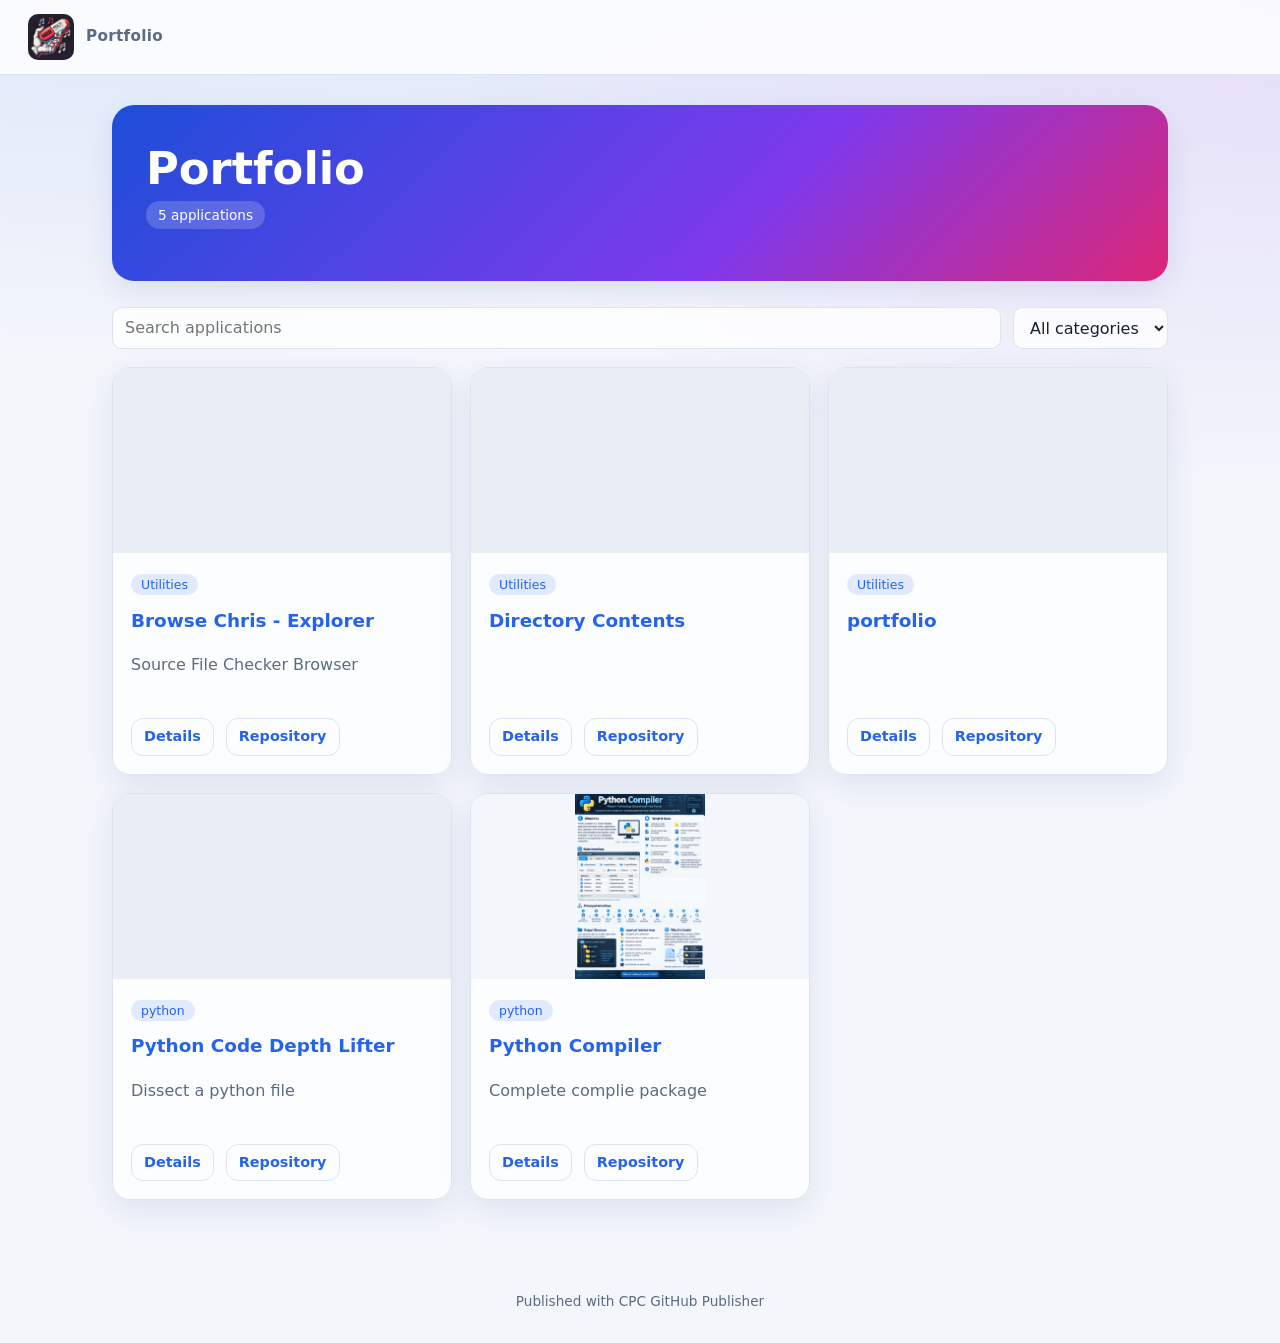
<file: docs/index.html>
<!doctype html>
<html lang="en"><head><meta charset="utf-8">
<meta name="viewport" content="width=device-width, initial-scale=1">
<title>Portfolio</title>
<link rel="icon" href="logo.png">
<style>
:root{--bg:#f3f6fb;--ink:#17212f;--muted:#5b6b80;--card:#ffffffcc;--line:#dbe4f0;--a1:#2563eb;--a2:#7c3aed;--shadow:0 10px 30px #1e3a8a1a}
@media (prefers-color-scheme:dark){:root{--bg:#0d1320;--ink:#e8eef9;--muted:#9fb0c8;--card:#16203299;--line:#263349;--shadow:0 10px 30px #0008}}
*{box-sizing:border-box}
body{margin:0;font:16px/1.65 "Segoe UI",system-ui,-apple-system,Roboto,sans-serif;color:var(--ink);
 background:radial-gradient(1200px 500px at 10% -10%,#2563eb22,transparent),radial-gradient(900px 500px at 100% 0,#7c3aed22,transparent),var(--bg)}
a{color:var(--a1);text-decoration:none}a:hover{text-decoration:underline}
.top{display:flex;align-items:center;justify-content:space-between;gap:16px;padding:14px 28px;position:sticky;top:0;z-index:5;
 backdrop-filter:blur(12px);background:var(--card);border-bottom:1px solid var(--line)}
.brand{display:flex;align-items:center;gap:12px;font-weight:700;color:var(--ink)}
.brand img{height:46px;width:auto;border-radius:10px;display:block}
.brand span{font-size:.95rem;letter-spacing:.02em;color:var(--muted)}
.lang{display:flex;align-items:center;gap:8px;color:var(--muted);font-size:.9rem}
.lang select,.controls input,.controls select{font:inherit;color:var(--ink);background:var(--card);border:1px solid var(--line);border-radius:10px;padding:7px 12px}
.wrap{max-width:1100px;margin:0 auto;padding:30px 22px 60px}
.hero{padding:38px 34px;border-radius:22px;color:#fff;box-shadow:var(--shadow);background:linear-gradient(135deg,#1d4ed8,#7c3aed 60%,#db2777)}
.hero h1{margin:0 0 6px;font-size:clamp(1.8rem,4vw,2.8rem);line-height:1.15}
.pill{display:inline-block;margin:0 8px 14px 0;padding:3px 12px;border-radius:99px;background:#ffffff2e;font-size:.85rem}
.hero p{max-width:760px;margin:.4rem 0}
.links{display:flex;flex-wrap:wrap;gap:12px;margin-top:20px}
.links a{padding:10px 18px;border-radius:12px;background:#fff;color:#1e3a8a;font-weight:600;box-shadow:0 4px 14px #0003;transition:.15s}
.links a:hover{transform:translateY(-2px);text-decoration:none}
.panel{margin-top:26px;padding:26px 28px;border-radius:20px;background:var(--card);border:1px solid var(--line);box-shadow:var(--shadow);backdrop-filter:blur(8px)}
.panel h2{margin:0 0 12px;font-size:1.25rem}
.panel h2::after{content:"";display:block;width:46px;height:3px;margin-top:6px;border-radius:3px;background:linear-gradient(90deg,var(--a1),var(--a2))}
.panel ul{padding-left:1.2rem}.panel li{margin:.25rem 0}
.cols{display:grid;grid-template-columns:repeat(auto-fit,minmax(260px,1fr));gap:22px}
.cols .panel{margin-top:26px}
.posters,.gallery,.grid{display:grid;grid-template-columns:repeat(auto-fill,minmax(230px,1fr));gap:18px}
.posters a,.gallery figure{display:block;margin:0;overflow:hidden;border-radius:14px;border:1px solid var(--line);background:var(--bg);transition:.2s}
.posters a:hover,.gallery figure:hover{transform:translateY(-4px);box-shadow:var(--shadow)}
.posters img,.gallery img{display:block;width:100%;height:auto;max-height:340px;object-fit:contain}
figcaption{padding:10px 12px;font-size:.88rem;color:var(--muted)}
.langtext{white-space:normal}.langtext pre{overflow:auto;padding:12px;border-radius:10px;background:var(--bg)}
footer{text-align:center;color:var(--muted);font-size:.85rem;padding:30px 0}
.controls{display:flex;gap:12px;flex-wrap:wrap;margin:26px 0 8px}.controls input{flex:1;min-width:230px}
.card{border-radius:18px;border:1px solid var(--line);background:var(--card);box-shadow:var(--shadow);overflow:hidden;transition:.2s}
.card:hover{transform:translateY(-4px)}
.card img{display:block;width:100%;height:185px;object-fit:contain;background:var(--bg)}
.card .body{padding:18px}.card h2{font-size:1.15rem;margin:8px 0}.card p{color:var(--muted);min-height:50px}
.card .links{margin-top:10px}.card .links a{padding:6px 12px;background:none;color:var(--a1);box-shadow:none;border:1px solid var(--line);font-size:.9rem}
.tag{font-size:.78rem;background:#2563eb1f;color:var(--a1);border-radius:40px;padding:3px 10px}
.grid{grid-template-columns:repeat(auto-fill,minmax(280px,1fr));margin-top:18px}
</style>
</head><body>
<header class="top">
  <a class="brand" href="https://bmulti.github.io/Portfolio/">
    <img src="logo.png" alt="">
    <span>Portfolio</span>
  </a>
</header>
<div class="wrap">
  <section class="hero">
    <h1>Portfolio</h1>
    <span class="pill">5 applications</span>
    
  </section>
  <div class="controls"><input id="search" type="search" placeholder="Search applications" aria-label="Search applications">
    <select id="category"><option value="">All categories</option></select></div>
  <div class="grid" id="cards"><article class="card" data-search="browse chris - explorer source file checker browser utilities" data-cat="Utilities"><a href="cpc_browse_chris/index.html"><div style="height:185px;background:#e8eef4"></div></a><div class="body"><span class="tag">Utilities</span><h2><a href="cpc_browse_chris/index.html">Browse Chris - Explorer</a></h2><p>Source File Checker Browser</p><div class="links"><a href="cpc_browse_chris/index.html">Details</a><a href="https://github.com/bmulti/Browse_Chris_Python_Explorer">Repository</a></div></div></article><article class="card" data-search="directory contents  utilities" data-cat="Utilities"><a href="cpc_dir_contents/index.html"><div style="height:185px;background:#e8eef4"></div></a><div class="body"><span class="tag">Utilities</span><h2><a href="cpc_dir_contents/index.html">Directory Contents</a></h2><p></p><div class="links"><a href="cpc_dir_contents/index.html">Details</a><a href="https://github.com/bmulti/Directory_Contents">Repository</a></div></div></article><article class="card" data-search="portfolio  utilities" data-cat="Utilities"><a href="portfolio/index.html"><div style="height:185px;background:#e8eef4"></div></a><div class="body"><span class="tag">Utilities</span><h2><a href="portfolio/index.html">portfolio</a></h2><p></p><div class="links"><a href="portfolio/index.html">Details</a><a href="https://github.com/bmulti/Portfolio">Repository</a></div></div></article><article class="card" data-search="python code depth lifter dissect a python file python" data-cat="python"><a href="cpc_depth_lifter/index.html"><div style="height:185px;background:#e8eef4"></div></a><div class="body"><span class="tag">python</span><h2><a href="cpc_depth_lifter/index.html">Python Code Depth Lifter</a></h2><p>Dissect a python file</p><div class="links"><a href="cpc_depth_lifter/index.html">Details</a><a href="https://github.com/bmulti/PythonCodeIndexer">Repository</a></div></div></article><article class="card" data-search="python compiler complete complie package python" data-cat="python"><a href="cpc_python_compiler/index.html"><img src="cpc_python_compiler/images/000-cpc_python_compiler-poster-01.png" alt="Python Compiler poster"></a><div class="body"><span class="tag">python</span><h2><a href="cpc_python_compiler/index.html">Python Compiler</a></h2><p>Complete complie package</p><div class="links"><a href="cpc_python_compiler/index.html">Details</a><a href="https://github.com/bmulti/PythonCompiler">Repository</a></div></div></article></div>
</div>
<footer>Published with CPC GitHub Publisher</footer>
<script>
var search=document.getElementById("search"),cat=document.getElementById("category"),seen={};
document.querySelectorAll(".card").forEach(function(x){var c=x.dataset.cat;if(c&&!seen[c]){seen[c]=1;var o=document.createElement("option");o.value=c;o.textContent=c;cat.appendChild(o);}});
function update(){var q=search.value.toLowerCase().trim(),c=cat.value;
document.querySelectorAll(".card").forEach(function(x){x.hidden=!(x.dataset.search.includes(q)&&(!c||x.dataset.cat===c));});}
search.addEventListener("input",update);cat.addEventListener("change",update);
</script>
</body></html>
</file>
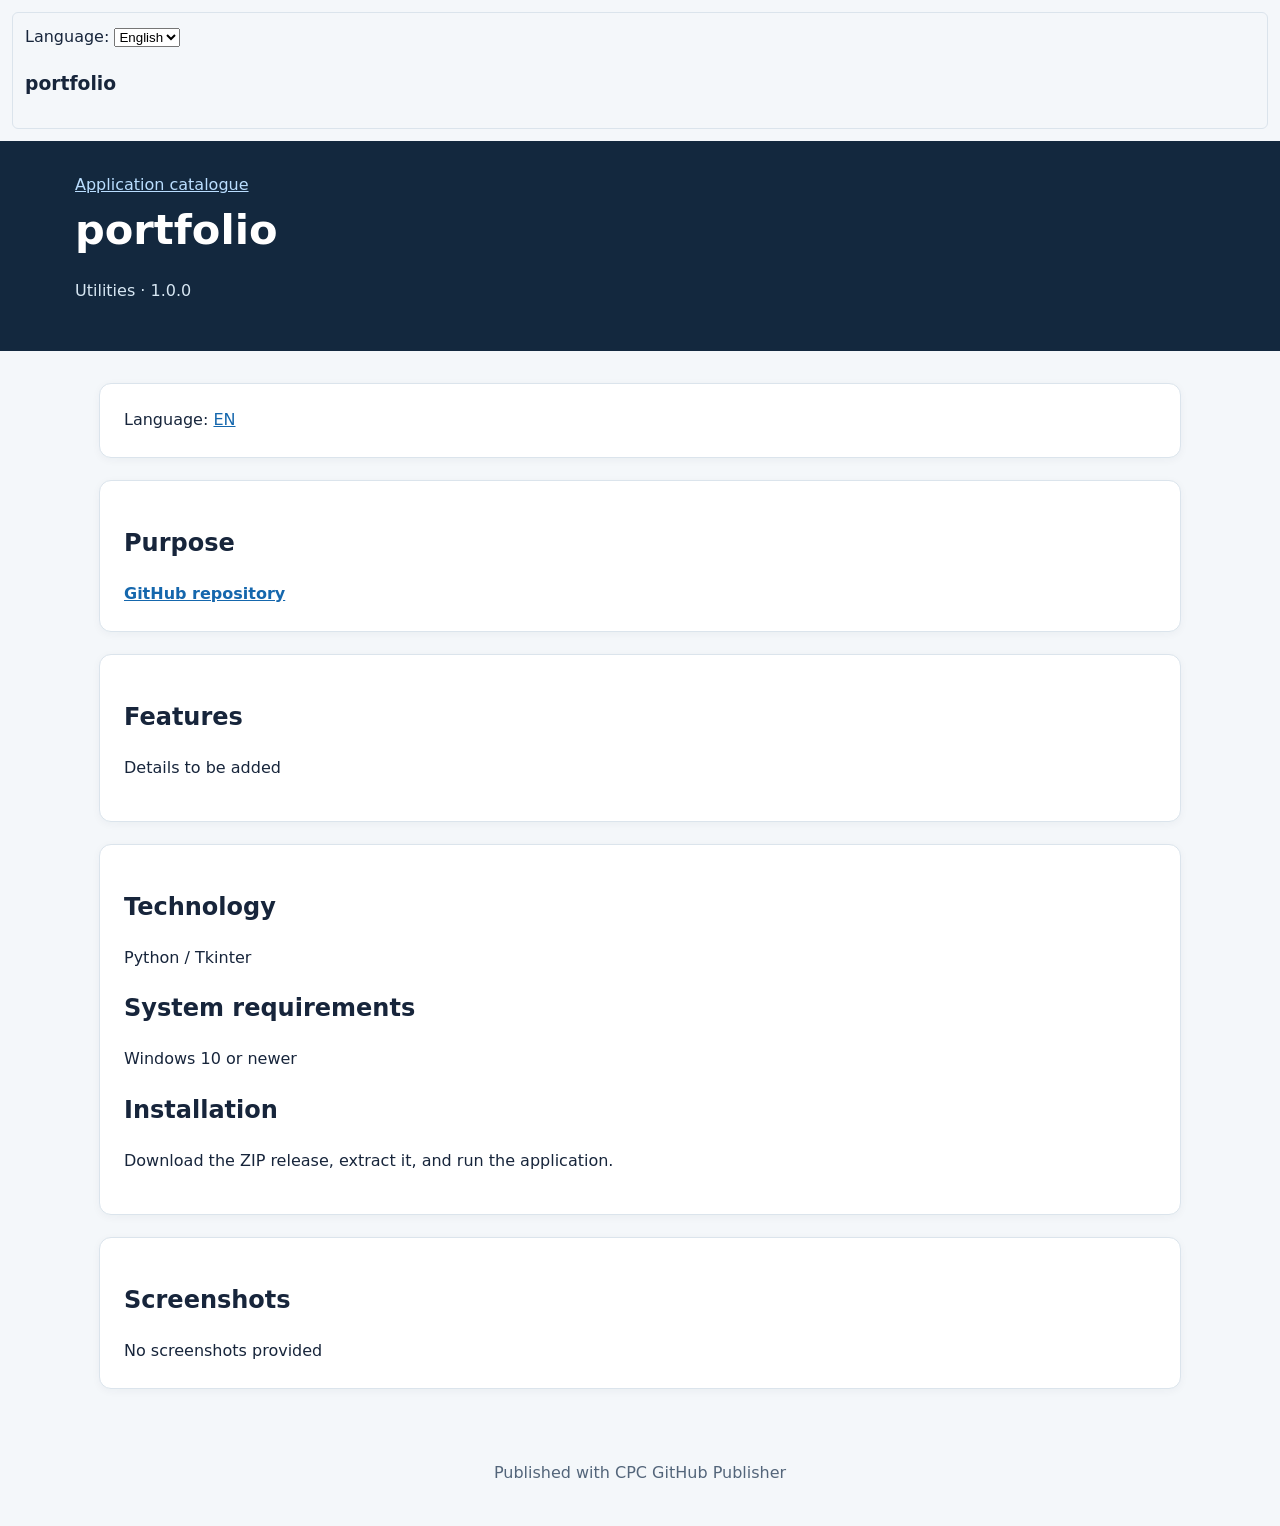
<file: docs/en.html>
<!doctype html>
<html lang="en"><head><meta charset="utf-8"><meta name="viewport" content="width=device-width, initial-scale=1"><title>portfolio</title><link rel="stylesheet" href="styles.css"></head><body><section id="cpc-language-panel" style="margin:12px;padding:12px;background:#f4f7fa;color:#17253b;border:1px solid #dbe4ec;border-radius:6px"><label for="cpc-language">Language: </label><select id="cpc-language" aria-label="Language"><option value="en" selected>English</option></select><div id="cpc-language-body" style="margin-top:12px"><div class="langtext" data-lang="en"><h3>portfolio</h3></div></div></section><script>(function(){var picker=document.getElementById("cpc-language");if(!picker)return;function change(){document.querySelectorAll("#cpc-language-body .langtext").forEach(function(node){var active=node.dataset.lang===picker.value;node.hidden=!active;node.style.display=active?"":"none"})}picker.addEventListener("change",change);change()})();</script><header><a href="../index.html">Application catalogue</a><h1>portfolio</h1><p>Utilities · 1.0.0</p></header><main><div class="lang panel">Language: <a href="en.html">EN</a></div><section class="panel hero"><div><h2>Purpose</h2><div class="links"><a href="https://github.com/bmulti/portfolio">GitHub repository</a></div></div></section><section class="panel"><h2>Features</h2><p>Details to be added</p></section><section class="panel"><h2>Technology</h2><p>Python / Tkinter</p><h2>System requirements</h2><p>Windows 10 or newer</p><h2>Installation</h2><p>Download the ZIP release, extract it, and run the application.</p></section><section class="panel"><h2>Screenshots</h2><div class="gallery">No screenshots provided</div></section></main><footer>Published with CPC GitHub Publisher</footer></body></html>
</file>
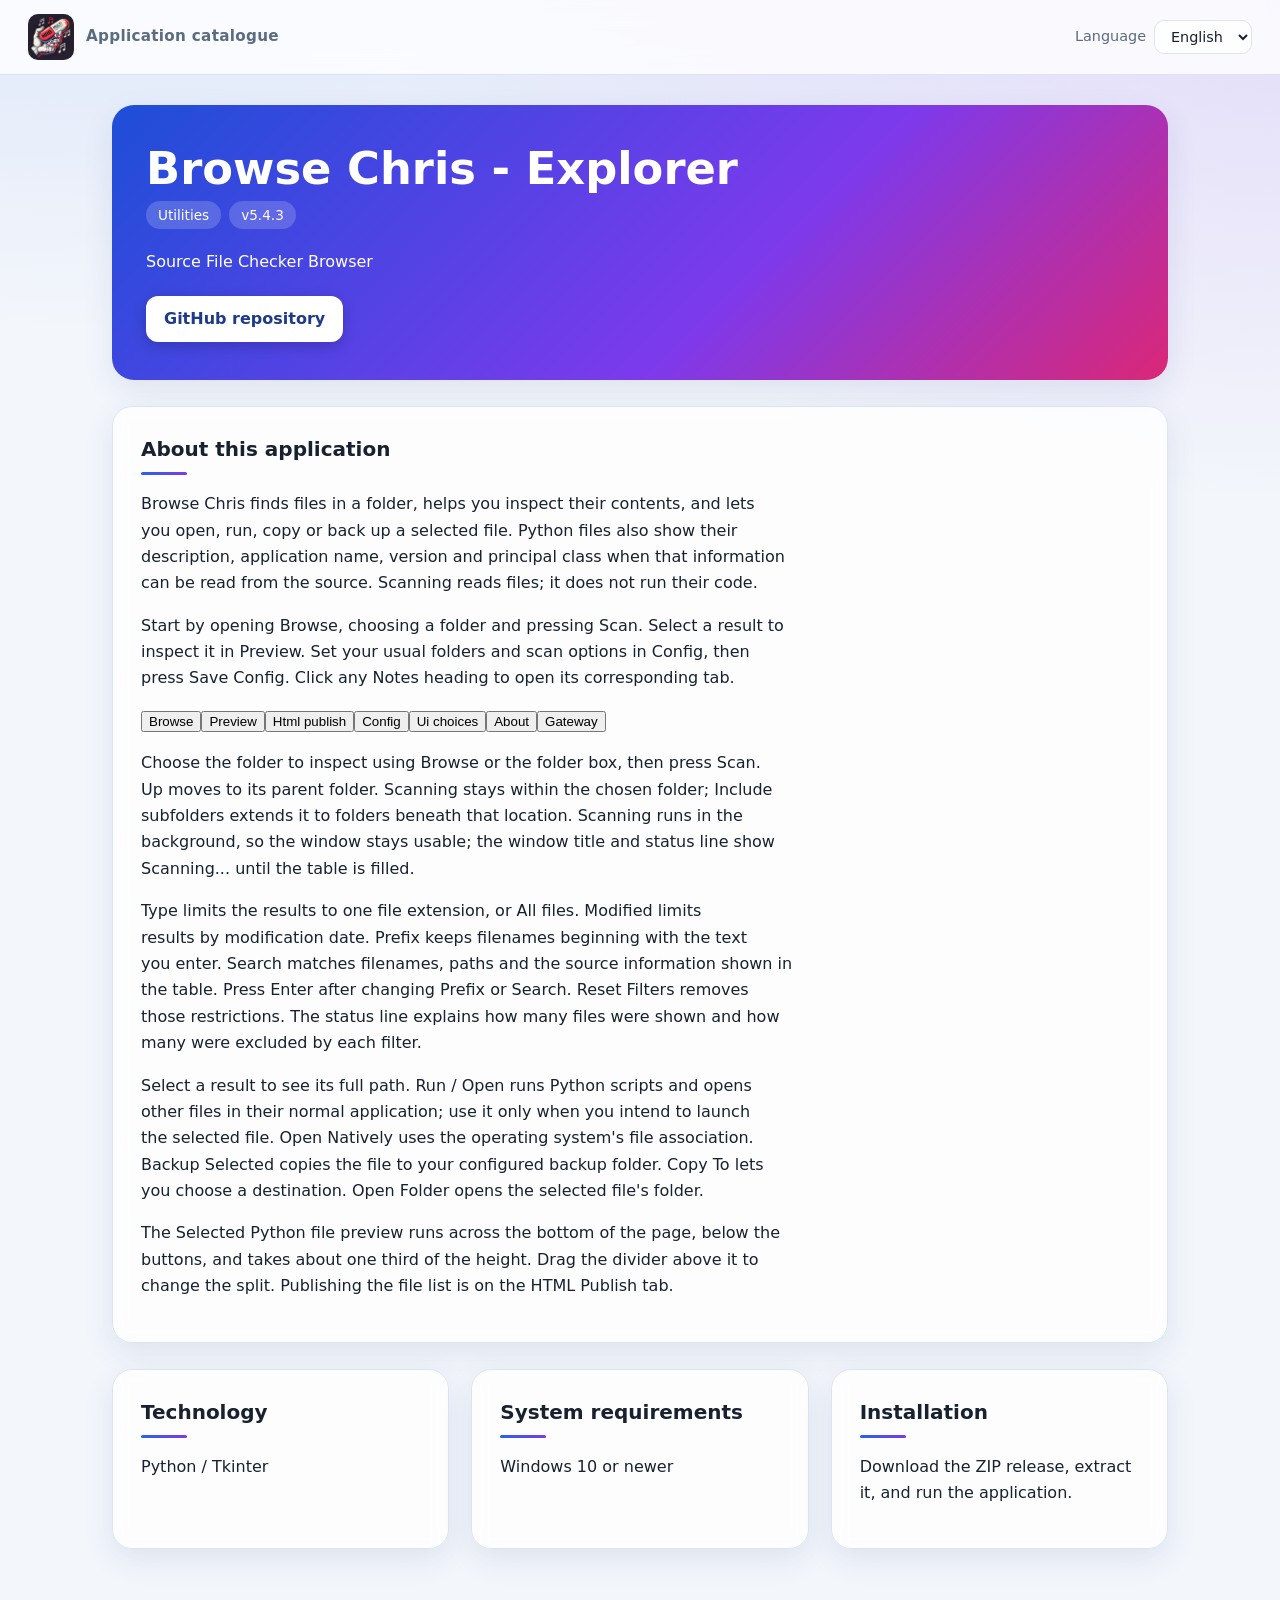
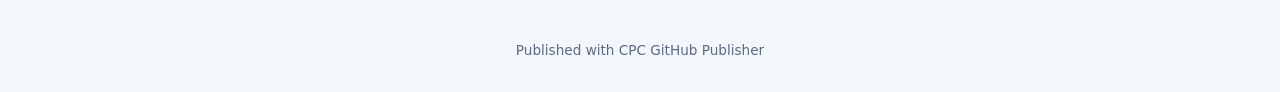
<file: docs/cpc_browse_chris/en.html>
<!doctype html>
<html lang="en"><head><meta charset="utf-8">
<meta name="viewport" content="width=device-width, initial-scale=1">
<title>Browse Chris - Explorer</title>

<style>
:root{--bg:#f3f6fb;--ink:#17212f;--muted:#5b6b80;--card:#ffffffcc;--line:#dbe4f0;--a1:#2563eb;--a2:#7c3aed;--shadow:0 10px 30px #1e3a8a1a}
@media (prefers-color-scheme:dark){:root{--bg:#0d1320;--ink:#e8eef9;--muted:#9fb0c8;--card:#16203299;--line:#263349;--shadow:0 10px 30px #0008}}
*{box-sizing:border-box}
body{margin:0;font:16px/1.65 "Segoe UI",system-ui,-apple-system,Roboto,sans-serif;color:var(--ink);
 background:radial-gradient(1200px 500px at 10% -10%,#2563eb22,transparent),radial-gradient(900px 500px at 100% 0,#7c3aed22,transparent),var(--bg)}
a{color:var(--a1);text-decoration:none}a:hover{text-decoration:underline}
.top{display:flex;align-items:center;justify-content:space-between;gap:16px;padding:14px 28px;position:sticky;top:0;z-index:5;
 backdrop-filter:blur(12px);background:var(--card);border-bottom:1px solid var(--line)}
.brand{display:flex;align-items:center;gap:12px;font-weight:700;color:var(--ink)}
.brand img{height:46px;width:auto;border-radius:10px;display:block}
.brand span{font-size:.95rem;letter-spacing:.02em;color:var(--muted)}
.lang{display:flex;align-items:center;gap:8px;color:var(--muted);font-size:.9rem}
.lang select,.controls input,.controls select{font:inherit;color:var(--ink);background:var(--card);border:1px solid var(--line);border-radius:10px;padding:7px 12px}
.wrap{max-width:1100px;margin:0 auto;padding:30px 22px 60px}
.hero{padding:38px 34px;border-radius:22px;color:#fff;box-shadow:var(--shadow);background:linear-gradient(135deg,#1d4ed8,#7c3aed 60%,#db2777)}
.hero h1{margin:0 0 6px;font-size:clamp(1.8rem,4vw,2.8rem);line-height:1.15}
.pill{display:inline-block;margin:0 8px 14px 0;padding:3px 12px;border-radius:99px;background:#ffffff2e;font-size:.85rem}
.hero p{max-width:760px;margin:.4rem 0}
.links{display:flex;flex-wrap:wrap;gap:12px;margin-top:20px}
.links a{padding:10px 18px;border-radius:12px;background:#fff;color:#1e3a8a;font-weight:600;box-shadow:0 4px 14px #0003;transition:.15s}
.links a:hover{transform:translateY(-2px);text-decoration:none}
.panel{margin-top:26px;padding:26px 28px;border-radius:20px;background:var(--card);border:1px solid var(--line);box-shadow:var(--shadow);backdrop-filter:blur(8px)}
.panel h2{margin:0 0 12px;font-size:1.25rem}
.panel h2::after{content:"";display:block;width:46px;height:3px;margin-top:6px;border-radius:3px;background:linear-gradient(90deg,var(--a1),var(--a2))}
.panel ul{padding-left:1.2rem}.panel li{margin:.25rem 0}
.cols{display:grid;grid-template-columns:repeat(auto-fit,minmax(260px,1fr));gap:22px}
.cols .panel{margin-top:26px}
.posters,.gallery,.grid{display:grid;grid-template-columns:repeat(auto-fill,minmax(230px,1fr));gap:18px}
.posters a,.gallery figure{display:block;margin:0;overflow:hidden;border-radius:14px;border:1px solid var(--line);background:var(--bg);transition:.2s}
.posters a:hover,.gallery figure:hover{transform:translateY(-4px);box-shadow:var(--shadow)}
.posters img,.gallery img{display:block;width:100%;height:auto;max-height:340px;object-fit:contain}
figcaption{padding:10px 12px;font-size:.88rem;color:var(--muted)}
.langtext{white-space:normal}.langtext pre{overflow:auto;padding:12px;border-radius:10px;background:var(--bg)}
footer{text-align:center;color:var(--muted);font-size:.85rem;padding:30px 0}
</style>
</head><body>
<header class="top">
  <a class="brand" href="https://bmulti.github.io/Portfolio/" title="Application catalogue">
    <img src="logo.png" alt="">
    <span>Application catalogue</span>
  </a>
  <div class="lang"><label for="doclang">Language</label><select id="doclang"><option value="en" selected>English</option></select></div>
</header>
<div class="wrap">
  <section class="hero">
    <h1>Browse Chris - Explorer</h1>
    <span class="pill">Utilities</span><span class="pill">v5.4.3</span>
    <p>Source File Checker Browser</p>
    <div class="links">
      <a href="https://github.com/bmulti/Browse_Chris_Python_Explorer">GitHub repository</a>
      
      
      
    </div>
  </section>

  

  
  <section class="panel"><h2>About this application</h2>
    <div id="langtexts"><div class="langtext" data-lang="en"><p>Browse Chris finds files in a folder, helps you inspect their contents, and lets<br>you open, run, copy or back up a selected file. Python files also show their<br>description, application name, version and principal class when that information<br>can be read from the source. Scanning reads files; it does not run their code.</p>
<p>Start by opening Browse, choosing a folder and pressing Scan. Select a result to<br>inspect it in Preview. Set your usual folders and scan options in Config, then<br>press Save Config. Click any Notes heading to open its corresponding tab.</p>
<div class="tabs"><div class="tabbar" role="tablist"><button type="button" class="tabbtn" role="tab" data-for="en-tab-browse" aria-selected="true" onclick="var r=this.closest('.langtext'),i=this.dataset.for;r.querySelectorAll('.tabpanel').forEach(function(p){p.hidden=p.id!==i});r.querySelectorAll('.tabbtn').forEach(function(b){b.setAttribute('aria-selected',b===this?'true':'false')},this)">Browse</button><button type="button" class="tabbtn" role="tab" data-for="en-tab-preview" aria-selected="false" onclick="var r=this.closest('.langtext'),i=this.dataset.for;r.querySelectorAll('.tabpanel').forEach(function(p){p.hidden=p.id!==i});r.querySelectorAll('.tabbtn').forEach(function(b){b.setAttribute('aria-selected',b===this?'true':'false')},this)">Preview</button><button type="button" class="tabbtn" role="tab" data-for="en-tab-html-publish" aria-selected="false" onclick="var r=this.closest('.langtext'),i=this.dataset.for;r.querySelectorAll('.tabpanel').forEach(function(p){p.hidden=p.id!==i});r.querySelectorAll('.tabbtn').forEach(function(b){b.setAttribute('aria-selected',b===this?'true':'false')},this)">Html publish</button><button type="button" class="tabbtn" role="tab" data-for="en-tab-config" aria-selected="false" onclick="var r=this.closest('.langtext'),i=this.dataset.for;r.querySelectorAll('.tabpanel').forEach(function(p){p.hidden=p.id!==i});r.querySelectorAll('.tabbtn').forEach(function(b){b.setAttribute('aria-selected',b===this?'true':'false')},this)">Config</button><button type="button" class="tabbtn" role="tab" data-for="en-tab-ui-choices" aria-selected="false" onclick="var r=this.closest('.langtext'),i=this.dataset.for;r.querySelectorAll('.tabpanel').forEach(function(p){p.hidden=p.id!==i});r.querySelectorAll('.tabbtn').forEach(function(b){b.setAttribute('aria-selected',b===this?'true':'false')},this)">Ui choices</button><button type="button" class="tabbtn" role="tab" data-for="en-tab-about" aria-selected="false" onclick="var r=this.closest('.langtext'),i=this.dataset.for;r.querySelectorAll('.tabpanel').forEach(function(p){p.hidden=p.id!==i});r.querySelectorAll('.tabbtn').forEach(function(b){b.setAttribute('aria-selected',b===this?'true':'false')},this)">About</button><button type="button" class="tabbtn" role="tab" data-for="en-tab-gateway" aria-selected="false" onclick="var r=this.closest('.langtext'),i=this.dataset.for;r.querySelectorAll('.tabpanel').forEach(function(p){p.hidden=p.id!==i});r.querySelectorAll('.tabbtn').forEach(function(b){b.setAttribute('aria-selected',b===this?'true':'false')},this)">Gateway</button></div><div class="tabpanel" id="en-tab-browse" role="tabpanel"><p>Choose the folder to inspect using Browse or the folder box, then press Scan.<br>Up moves to its parent folder. Scanning stays within the chosen folder; Include<br>subfolders extends it to folders beneath that location. Scanning runs in the<br>background, so the window stays usable; the window title and status line show<br>Scanning... until the table is filled.</p>
<p>Type limits the results to one file extension, or All files. Modified limits<br>results by modification date. Prefix keeps filenames beginning with the text<br>you enter. Search matches filenames, paths and the source information shown in<br>the table. Press Enter after changing Prefix or Search. Reset Filters removes<br>those restrictions. The status line explains how many files were shown and how<br>many were excluded by each filter.</p>
<p>Select a result to see its full path. Run / Open runs Python scripts and opens<br>other files in their normal application; use it only when you intend to launch<br>the selected file. Open Natively uses the operating system's file association.<br>Backup Selected copies the file to your configured backup folder. Copy To lets<br>you choose a destination. Open Folder opens the selected file's folder.</p>
<p>The Selected Python file preview runs across the bottom of the page, below the<br>buttons, and takes about one third of the height. Drag the divider above it to<br>change the split. Publishing the file list is on the HTML Publish tab.</p></div><div class="tabpanel" id="en-tab-preview" role="tabpanel" hidden><p>Select a file in Browse, then open Preview to read it. Python and supported<br>source files use syntax colouring. Preview shows filename, size and modification<br>information. It is read-only: editing and saving source files are not provided<br>here. Large text files are shortened for display. Binary files show information<br>instead of unreadable contents. Refresh Preview reloads a file changed outside<br>the app.</p></div><div class="tabpanel" id="en-tab-html-publish" role="tabpanel" hidden><p>The two headings at the top show the Selected folder and Selected file chosen in<br>Browse. They follow Browse as you change them.</p>
<p>The Publish panel exports the displayed Browse file list. Set the page title,<br>Named, Document and the publish folder, then press Publish Page or Publish +<br>Update Index. Selected rows only limits publishing to the rows selected in Browse.<br>Open Index opens the published index; Open Publish Folder opens the folder.</p>
<p>The list on the right shows the files in the publish folder (this folder only,<br>not subfolders), newest first. Click a column heading to sort. Double-click a<br>file, or select it and press Open, to open it in its normal application. Refresh<br>List reloads the folder; it also reloads when you open this tab and after each<br>publish.</p></div><div class="tabpanel" id="en-tab-config" role="tabpanel" hidden><p>Set the default scan folder, backup folder and HTML publish folder. Choose the<br>file type, modification period, subfolder option and filename prefix you normally<br>use. These controls share their values with Browse.</p>
<p>Press Save Config at the top of the page. A message beside the button confirms<br>that browse_chris.json was saved. Those folders and options are restored the<br>next time Browse Chris opens. The settings area scrolls in a smaller window;<br>the save button stays visible above it.</p>
<p>Scan Folder scans using the current settings. Open Scan Folder and Open Backup<br>Folder open those locations. Browse File + Backup lets you choose a file to copy<br>to the backup folder. Quick HTML Export exports the current file table. Scan<br>errors, including a missing folder, appear in the Browse status line. Choose a<br>folder before scanning; a blank location is not used as a working folder.</p>
<p>The companion Browse_Chris.libraries.json settings file lists the shared-library<br>locations the app is allowed to use. Adjust it if the shared library moves. It<br>does not expand the folder selected for file scanning.</p></div><div class="tabpanel" id="en-tab-ui-choices" role="tabpanel" hidden><p>Choose a colour theme, spacing, text appearance and window size. These settings<br>control how the app looks. File locations and scan options belong in Config.</p></div><div class="tabpanel" id="en-tab-about" role="tabpanel" hidden><p>Read the application's name, version, source identity and support information.</p></div><div class="tabpanel" id="en-tab-gateway" role="tabpanel" hidden><p>Use the shared launcher to find and open registered applications, files, folders<br>and links. Gateway is separate from the folder scan in Browse Chris.</p>
<p>[footer]<br><a href="http://mrbmulti.com">Mr Bmulti</a><br><a href="https://githum/mrBmulti">GitHub</a></p></div></div></div></div>
  </section>
  

  

  <div class="cols">
    <section class="panel"><h2>Technology</h2><p>Python / Tkinter</p></section>
    <section class="panel"><h2>System requirements</h2><p>Windows 10 or newer</p></section>
    <section class="panel"><h2>Installation</h2><p>Download the ZIP release, extract it, and run the application.</p></section>
  </div>

  
</div>
<footer>Published with CPC GitHub Publisher</footer>
<script>
var sel=document.getElementById("doclang");
if(sel){sel.addEventListener("change",function(){
  document.querySelectorAll(".langtext").forEach(function(d){d.hidden=(d.dataset.lang!==sel.value);});
  document.documentElement.lang=sel.value;});}
</script>
<script id="cpc-language-hook">(function(){var picker=Array.from(document.querySelectorAll("select")).find(function(s){return Array.from(s.options).some(function(o){return o.value==="en"})});if(!picker)return;function change(){document.querySelectorAll(".langtext").forEach(function(n){var show=n.dataset.lang===picker.value;n.hidden=!show;n.style.display=show?"":"none"})}picker.addEventListener("change",change);change()})();</script></body></html>
</file>
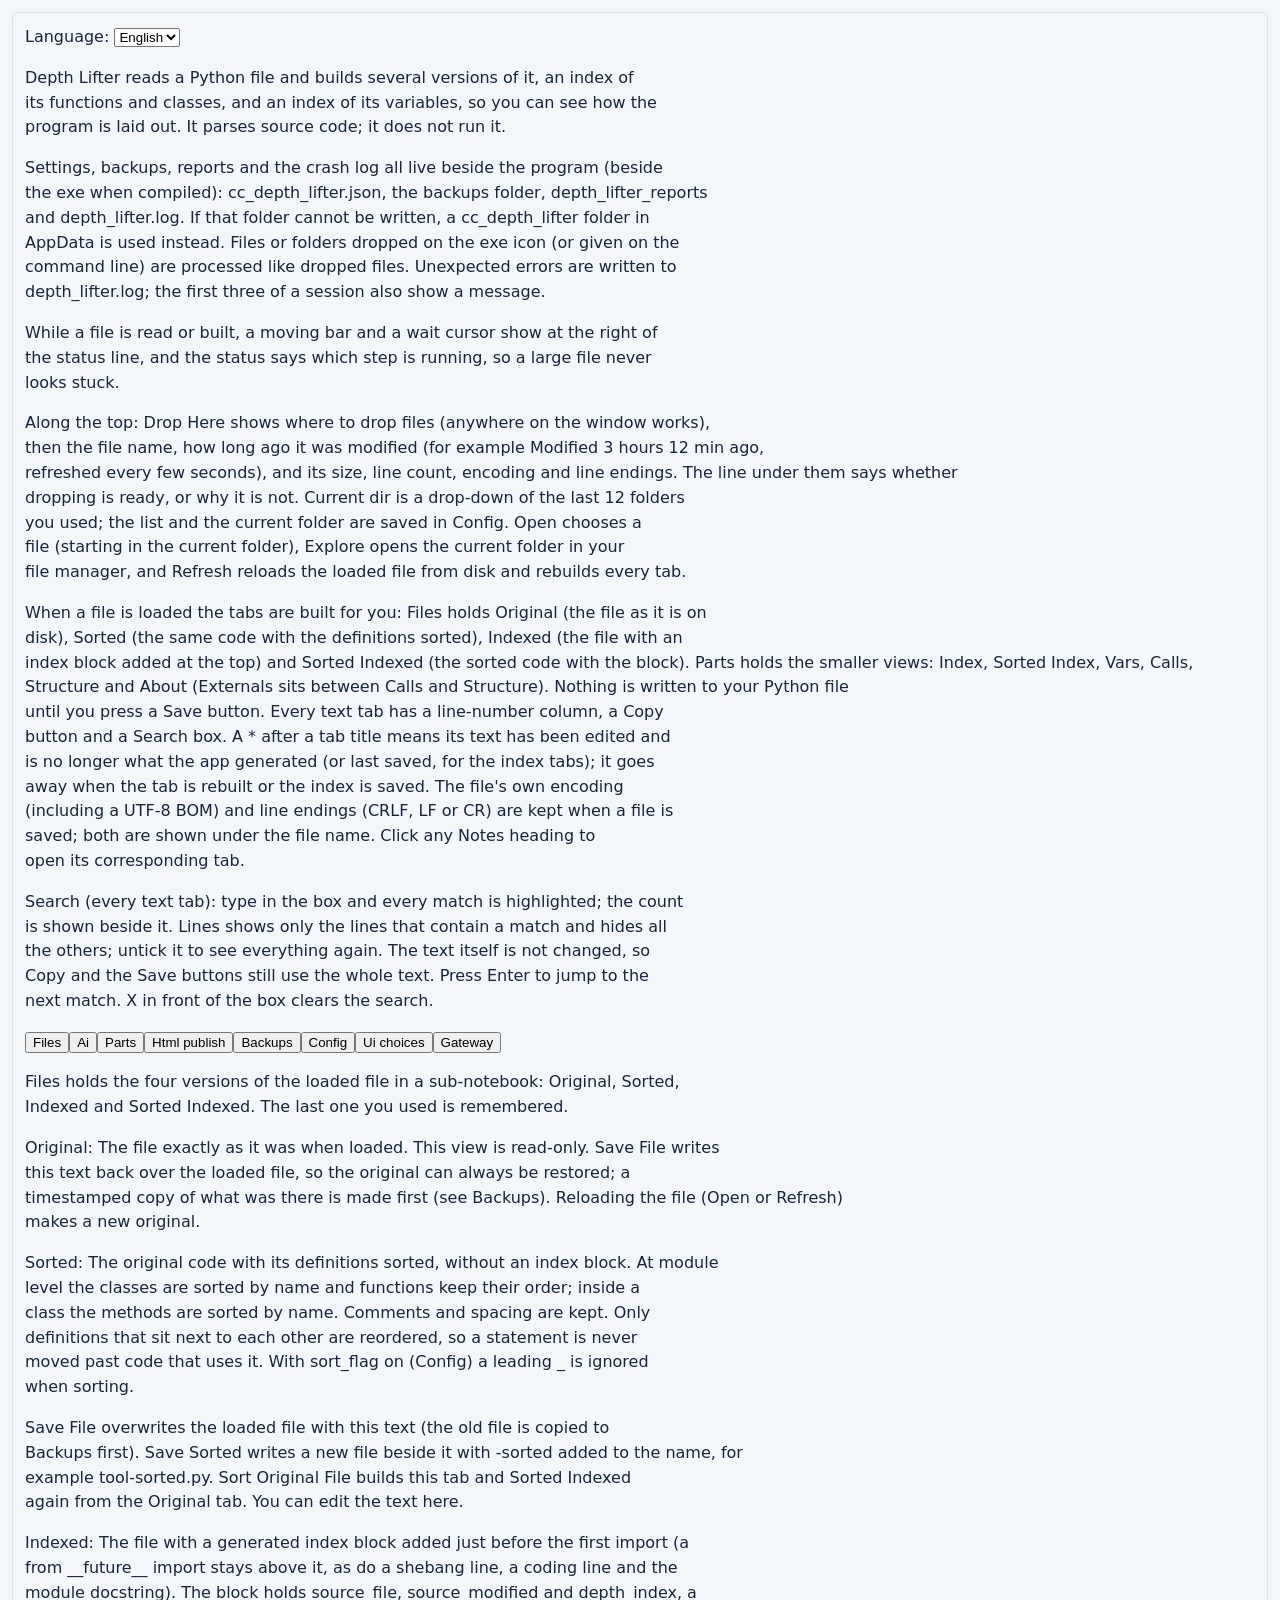
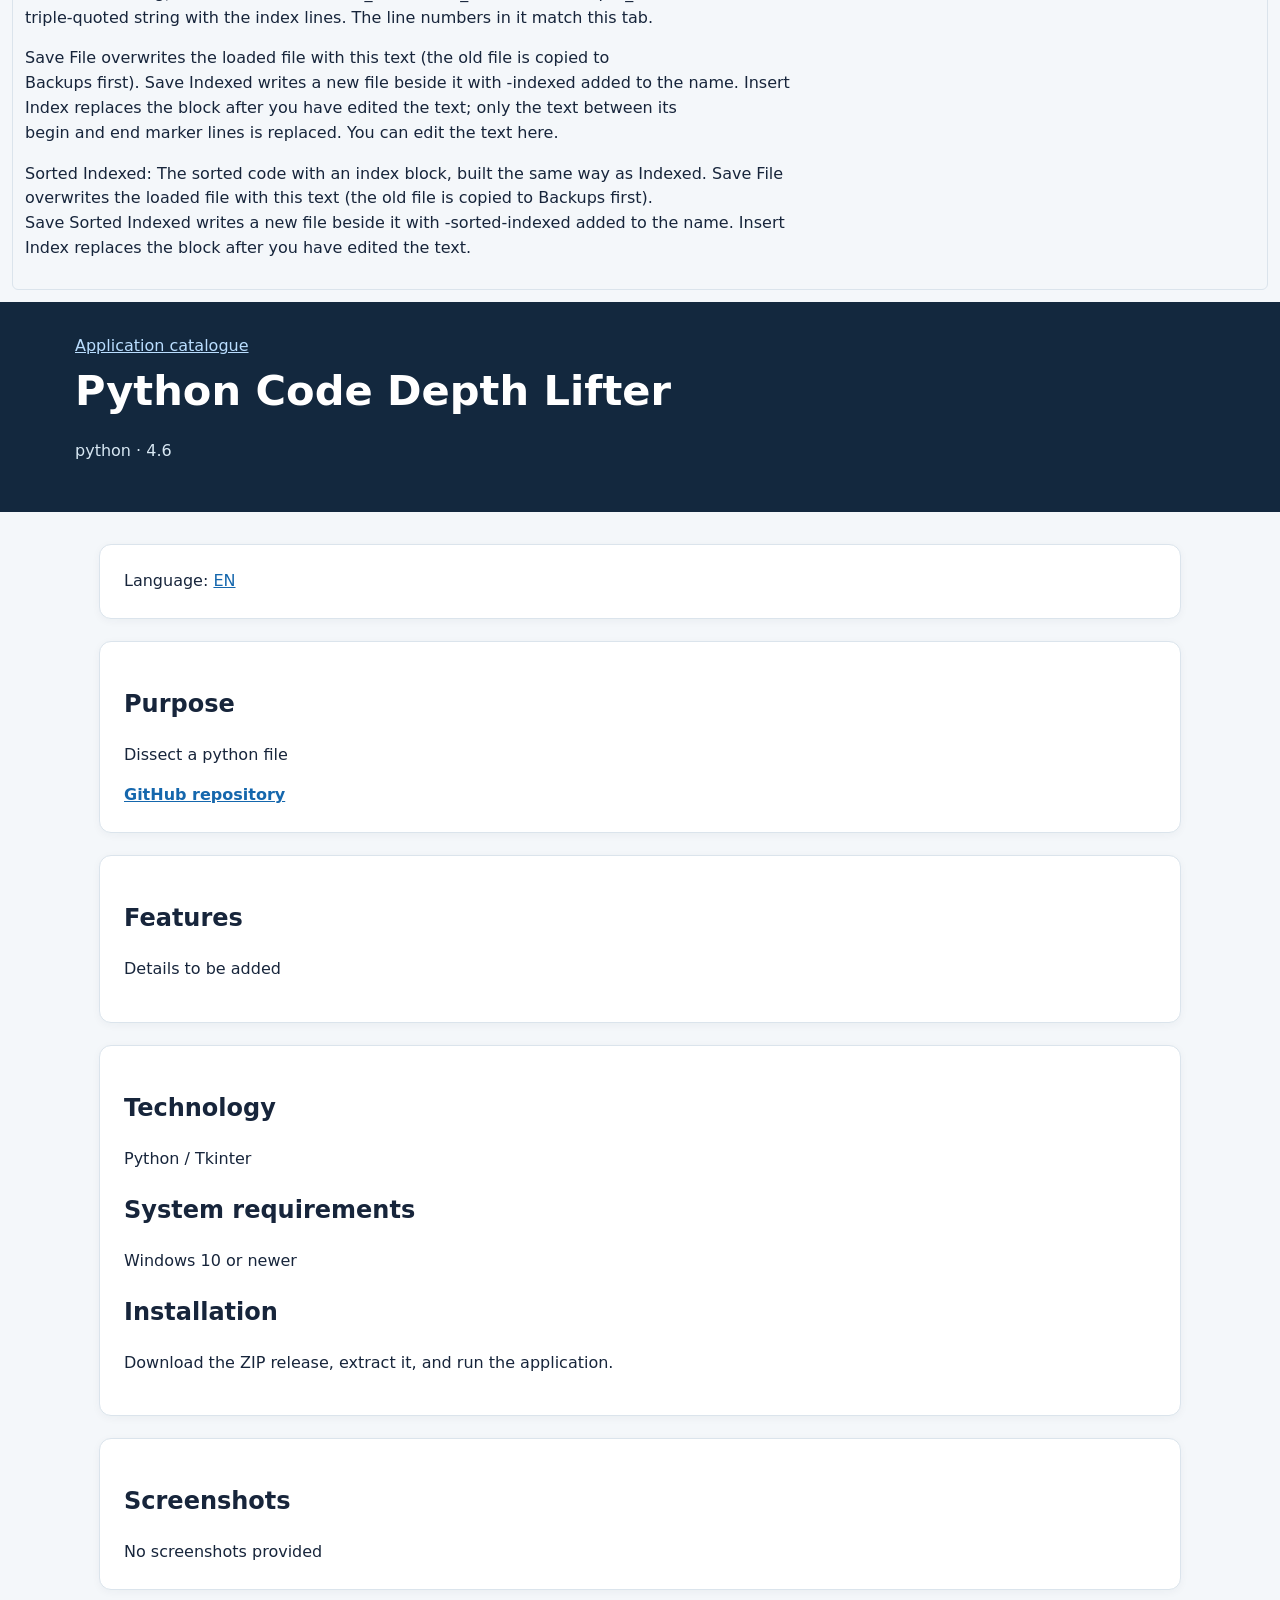
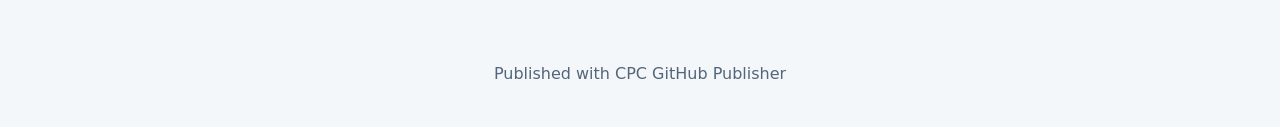
<file: docs/cpc_depth_lifter/en.html>
<!doctype html>
<html lang="en"><head><meta charset="utf-8"><meta name="viewport" content="width=device-width, initial-scale=1"><title>Python Code Depth Lifter</title><link rel="stylesheet" href="styles.css"></head><body><section id="cpc-language-panel" style="margin:12px;padding:12px;background:#f4f7fa;color:#17253b;border:1px solid #dbe4ec;border-radius:6px"><label for="cpc-language">Language: </label><select id="cpc-language" aria-label="Language"><option value="en" selected>English</option><option value="ai">AI</option></select><div id="cpc-language-body" style="margin-top:12px"><div class="langtext" data-lang="en"><p>Depth Lifter reads a Python file and builds several versions of it, an index of<br>its functions and classes, and an index of its variables, so you can see how the<br>program is laid out. It parses source code; it does not run it.</p>
<p>Settings, backups, reports and the crash log all live beside the program (beside<br>the exe when compiled): cc_depth_lifter.json, the backups folder, depth_lifter_reports<br>and depth_lifter.log. If that folder cannot be written, a cc_depth_lifter folder in<br>AppData is used instead. Files or folders dropped on the exe icon (or given on the<br>command line) are processed like dropped files. Unexpected errors are written to<br>depth_lifter.log; the first three of a session also show a message.</p>
<p>While a file is read or built, a moving bar and a wait cursor show at the right of<br>the status line, and the status says which step is running, so a large file never<br>looks stuck.</p>
<p>Along the top: Drop Here shows where to drop files (anywhere on the window works),<br>then the file name, how long ago it was modified (for example Modified 3 hours 12 min ago,<br>refreshed every few seconds), and its size, line count, encoding and line endings. The line under them says whether<br>dropping is ready, or why it is not. Current dir is a drop-down of the last 12 folders<br>you used; the list and the current folder are saved in Config. Open chooses a<br>file (starting in the current folder), Explore opens the current folder in your<br>file manager, and Refresh reloads the loaded file from disk and rebuilds every tab.</p>
<p>When a file is loaded the tabs are built for you: Files holds Original (the file as it is on<br>disk), Sorted (the same code with the definitions sorted), Indexed (the file with an<br>index block added at the top) and Sorted Indexed (the sorted code with the block). Parts holds the smaller views: Index, Sorted Index, Vars, Calls,<br>Structure and About (Externals sits between Calls and Structure). Nothing is written to your Python file<br>until you press a Save button. Every text tab has a line-number column, a Copy<br>button and a Search box. A * after a tab title means its text has been edited and<br>is no longer what the app generated (or last saved, for the index tabs); it goes<br>away when the tab is rebuilt or the index is saved. The file's own encoding<br>(including a UTF-8 BOM) and line endings (CRLF, LF or CR) are kept when a file is<br>saved; both are shown under the file name. Click any Notes heading to<br>open its corresponding tab.</p>
<p>Search (every text tab): type in the box and every match is highlighted; the count<br>is shown beside it. Lines shows only the lines that contain a match and hides all<br>the others; untick it to see everything again. The text itself is not changed, so<br>Copy and the Save buttons still use the whole text. Press Enter to jump to the<br>next match. X in front of the box clears the search.</p>
<div class="tabs"><div class="tabbar" role="tablist"><button type="button" class="tabbtn" role="tab" data-for="en-tab-files" aria-selected="true" onclick="var r=this.closest('.langtext'),i=this.dataset.for;r.querySelectorAll('.tabpanel').forEach(function(p){p.hidden=p.id!==i});r.querySelectorAll('.tabbtn').forEach(function(b){b.setAttribute('aria-selected',b===this?'true':'false')},this)">Files</button><button type="button" class="tabbtn" role="tab" data-for="en-tab-ai" aria-selected="false" onclick="var r=this.closest('.langtext'),i=this.dataset.for;r.querySelectorAll('.tabpanel').forEach(function(p){p.hidden=p.id!==i});r.querySelectorAll('.tabbtn').forEach(function(b){b.setAttribute('aria-selected',b===this?'true':'false')},this)">Ai</button><button type="button" class="tabbtn" role="tab" data-for="en-tab-parts" aria-selected="false" onclick="var r=this.closest('.langtext'),i=this.dataset.for;r.querySelectorAll('.tabpanel').forEach(function(p){p.hidden=p.id!==i});r.querySelectorAll('.tabbtn').forEach(function(b){b.setAttribute('aria-selected',b===this?'true':'false')},this)">Parts</button><button type="button" class="tabbtn" role="tab" data-for="en-tab-html-publish" aria-selected="false" onclick="var r=this.closest('.langtext'),i=this.dataset.for;r.querySelectorAll('.tabpanel').forEach(function(p){p.hidden=p.id!==i});r.querySelectorAll('.tabbtn').forEach(function(b){b.setAttribute('aria-selected',b===this?'true':'false')},this)">Html publish</button><button type="button" class="tabbtn" role="tab" data-for="en-tab-backups" aria-selected="false" onclick="var r=this.closest('.langtext'),i=this.dataset.for;r.querySelectorAll('.tabpanel').forEach(function(p){p.hidden=p.id!==i});r.querySelectorAll('.tabbtn').forEach(function(b){b.setAttribute('aria-selected',b===this?'true':'false')},this)">Backups</button><button type="button" class="tabbtn" role="tab" data-for="en-tab-config" aria-selected="false" onclick="var r=this.closest('.langtext'),i=this.dataset.for;r.querySelectorAll('.tabpanel').forEach(function(p){p.hidden=p.id!==i});r.querySelectorAll('.tabbtn').forEach(function(b){b.setAttribute('aria-selected',b===this?'true':'false')},this)">Config</button><button type="button" class="tabbtn" role="tab" data-for="en-tab-ui-choices" aria-selected="false" onclick="var r=this.closest('.langtext'),i=this.dataset.for;r.querySelectorAll('.tabpanel').forEach(function(p){p.hidden=p.id!==i});r.querySelectorAll('.tabbtn').forEach(function(b){b.setAttribute('aria-selected',b===this?'true':'false')},this)">Ui choices</button><button type="button" class="tabbtn" role="tab" data-for="en-tab-gateway" aria-selected="false" onclick="var r=this.closest('.langtext'),i=this.dataset.for;r.querySelectorAll('.tabpanel').forEach(function(p){p.hidden=p.id!==i});r.querySelectorAll('.tabbtn').forEach(function(b){b.setAttribute('aria-selected',b===this?'true':'false')},this)">Gateway</button></div><div class="tabpanel" id="en-tab-files" role="tabpanel"><p>Files holds the four versions of the loaded file in a sub-notebook: Original, Sorted,<br>Indexed and Sorted Indexed. The last one you used is remembered.</p>
<p>Original: The file exactly as it was when loaded. This view is read-only. Save File writes<br>this text back over the loaded file, so the original can always be restored; a<br>timestamped copy of what was there is made first (see Backups). Reloading the file (Open or Refresh)<br>makes a new original.</p>
<p>Sorted: The original code with its definitions sorted, without an index block. At module<br>level the classes are sorted by name and functions keep their order; inside a<br>class the methods are sorted by name. Comments and spacing are kept. Only<br>definitions that sit next to each other are reordered, so a statement is never<br>moved past code that uses it. With sort_flag on (Config) a leading _ is ignored<br>when sorting.</p>
<p>Save File overwrites the loaded file with this text (the old file is copied to<br>Backups first). Save Sorted writes a new file beside it with -sorted added to the name, for<br>example tool-sorted.py. Sort Original File builds this tab and Sorted Indexed<br>again from the Original tab. You can edit the text here.</p>
<p>Indexed: The file with a generated index block added just before the first import (a<br>from __future__ import stays above it, as do a shebang line, a coding line and the<br>module docstring). The block holds source_file, source_modified and depth_index, a<br>triple-quoted string with the index lines. The line numbers in it match this tab.</p>
<p>Save File overwrites the loaded file with this text (the old file is copied to<br>Backups first). Save Indexed writes a new file beside it with -indexed added to the name. Insert<br>Index replaces the block after you have edited the text; only the text between its<br>begin and end marker lines is replaced. You can edit the text here.</p>
<p>Sorted Indexed: The sorted code with an index block, built the same way as Indexed. Save File<br>overwrites the loaded file with this text (the old file is copied to Backups first).<br>Save Sorted Indexed writes a new file beside it with -sorted-indexed added to the name. Insert<br>Index replaces the block after you have edited the text.</p></div><div class="tabpanel" id="en-tab-ai" role="tabpanel" hidden><p>Ai is a prompt manager: you assemble a prompt from parts of your code and notes, then<br>copy it into an AI chat.</p>
<p>Left side, Sources: one tab for the loaded file and each of its views (Original first,<br>then Sorted, Indexed, Sorted Indexed, Index, Sorted Index, Vars, Calls, Externals),<br>then one tab for every &lt;name&gt;.ai.txt file that sits in the same folder as the loaded<br>file. Only files named &lt;name&gt;.ai.txt are listed, so ordinary .txt files are left<br>alone. Rescan .ai.txt reads the folder again. Every source has line numbers, Copy and<br>Search like the other tabs.</p>
<p>Select text in any source and press Add Selection: the text is added to the prompt<br>with a heading that names the file and the line numbers, for example</p>
<h5>tool.py [Indexed] lines 40-72. It goes in at the cursor in the prompt, or at the</h5>
<p>end until you click inside it, so you can thread pieces in and out of your own words.</p>
<p>A whole file is never pasted into the prompt: it has to be uploaded to the AI. Add<br>Whole File (upload) puts a copy of that source in the upload folder (prompts/upload<br>beside the program), lists it under Files to upload, and writes the line [Attached<br>file, uploaded with this prompt: name] into the prompt. Open Upload Folder shows the<br>folder so you can select the files and drag them into the chat. The Original copy is<br>the file as it was loaded, with its own encoding and line endings. Remove Selected and<br>Clear Uploads empty the folder again.</p>
<p>Right side, the prompt: type in it as well. Copy copies all of it. Prompt name and Save<br>Prompt write it as prompts/&lt;name&gt;.ai.txt beside the program (an existing prompt asks<br>before it is replaced). Saved prompts lists them; select one and press Load Selected<br>to continue working on it. Clear empties the prompt after asking.</p></div><div class="tabpanel" id="en-tab-parts" role="tabpanel" hidden><p>Parts holds seven smaller views in a sub-notebook: Index, Sorted Index, Vars, Calls,<br>Externals, Structure and About. The last one you used is remembered.</p>
<p>Index: the index of the Indexed tab: first the source file name and its modified<br>time, then one line per function or class. Outside functions come first, sorted by<br>name, then each class with its functions indented under it, also sorted by name.<br>Each line ends with the line number where it starts; a class shows its first and<br>last line. Double-click a line to jump to it in the Indexed tab. Make Index builds<br>it again and writes &lt;name&gt;.index.txt and &lt;name&gt;.index.json beside the file (the json<br>is for other programs). Save Index writes your edits over the txt file.</p>
<p>Sorted Index: the same for the Sorted Indexed tab; double-click jumps there. Files<br>are &lt;name&gt;-sorted.index.txt and &lt;name&gt;-sorted.index.json.</p>
<p>Vars: the variables, in the same order as Index. Module variables first, each with<br>its annotation, a short value and the line numbers where it is assigned; then<br>functions (names only, nested ones indented), then classes with class variables,<br>self. attributes and methods. The index block itself is left out. Save Vars writes<br>&lt;name&gt;-vars_index.txt. Double-click jumps to the first line number.</p>
<p>Calls: which def calls what. Each def or class is listed (functions by name, then<br>classes), and under it, indented, each call it makes sorted by name with where the<br>callee comes from in brackets: this file (with its line), this class, an import<br>(shown as the import line that supplies it), a builtin, a local variable or<br>parameter, or unknown. A call that cannot be traced is marked unknown, and if the<br>file has a star import it says the name may come from that. xN is how many times<br>the call appears. Calls made outside any def are under (module level). Make Calls<br>rebuilds it; Save Calls writes &lt;name&gt;-calls_index.txt.</p>
<p>Externals: the index of everything the file uses from outside. Each import is listed<br>with its origin and line; indented under it are the names called through it, how<br>many times (xN) and which defs call them (Class.method form). An import whose call<br>does not show the source file (from x import name, or from x import *) is marked<br>CAUTION. Calls that cannot be traced to an import, this file or a builtin are listed<br>last under Unknown source. Make Externals rebuilds it; Save Externals writes<br>&lt;name&gt;-externals_index.txt.</p>
<p>Structure: the table lists every class and function of the Indexed tab: Depth, Type,<br>Name, Parameters, Returns, Decorators, Line, End and Parent. It starts sorted by<br>name; click a column heading to sort another way. The CSV, HTML and JSON buttons at<br>the top right export the table as it is shown. Click a row to see that function in<br>a panel over the right half of the window, with its code, signature and line<br>numbers. Copy copies the code; Close or Esc shuts the panel, and so does leaving<br>the tab. Hold Shift or Ctrl while clicking to select several rows for publishing<br>without opening the panel. The table is what HTML Publish uses. If the text has a<br>syntax error a message shows it and the table is left empty.</p>
<p>About: read-only facts about the program and the loaded file. The folders in use;<br>cautions (below);<br>statistics (lines, classes, functions, methods, average, median, shortest and<br>longest def length, defs over 50 lines, parameters per def, docstring and return<br>type coverage, decorators, variable counts, call sites); and a report on imports.<br>Cautions: a def or class defined twice in the same scope is a MAJOR caution, because<br>the later one silently replaces the earlier; property setters, @overload and<br>@x.register are not counted. Imports that do not name the source file are a<br>Caution (star imports are treated the same as bare names). The same summary is shown<br>in red under the file name, so it is seen without opening About.<br>The same cautions are written as comment lines at the top of the index block (they<br>are replaced with it), and as a coloured banner on the .code.html page.</p>
<p>The import report judges whether a call shows which file a def came from.<br>import module and import module as alias are clear: a call reads os.path.join or<br>np.array. from module import name is flagged as a documentation fail, because a<br>call reads Path(...) and the source file is not visible; from module import * cannot be<br>traced at all. The report lists each import with its origin (standard library or other),<br>its line, how often it is used, the percent that are clear, and imports that are<br>never used. Make About rebuilds it and Save About writes &lt;name&gt;-about.txt.</p></div><div class="tabpanel" id="en-tab-html-publish" role="tabpanel" hidden><p>Choose the report folder and publish the structure table as an HTML page. The<br>folder is saved in Config. If the window is small, scroll this tab.</p>
<p>Publishing also makes a second page, &lt;name&gt;.code.html, in the same folder. It<br>lists the same entries in index order (outside functions by name, then each class<br>with its functions under it). Under each one the Python code is hidden; press the<br>V button, or click the line, to open it, and press it again to close it. Expand<br>all and Collapse all are at the top. Every entry has an anchor named after its<br>first line, such as #L29, and a # link beside it; a web address ending in<br>page.code.html#L29 opens the page with that function's code already open, which<br>works for a link on GitHub Pages or any other web host. The code is the text of the Indexed tab when<br>the Structure table was last built.</p>
<p>Publish + Update Index also writes index.html, a list of every .html page in the<br>folder and its subfolders except index.html itself. Open Index rebuilds<br>index.html and opens it in your browser. Selected rows only publishes just the<br>rows you have selected, on both pages; with no rows selected the code page is not<br>made. Open Publish Folder shows the folder in your file manager.</p>
<p>The list at the bottom shows every file in the report folder and its subfolders,<br>with the modified time and size. Double-click a file to open it; Refresh List<br>reads the folder again. Publishing makes reports; it does not run or change the<br>source.</p>
<p>Dropping files on the window does all of this for each file: it builds every tab,<br>writes &lt;name&gt;.index.txt, &lt;name&gt;.index.json and &lt;name&gt;-vars_index.txt beside the<br>file, publishes both pages, and updates index.html once at the end. A dropped<br>folder processes every .py and .pyw file directly inside it (not its subfolders),<br>so one drop can make the pages for a whole project. Dropping works on Windows<br>and needs no extra package. In an embedded host, the host calls process_files()<br>with the paths.</p></div><div class="tabpanel" id="en-tab-backups" role="tabpanel" hidden><p>Every time Save File overwrites your Python file, the old file is first copied to<br>the backups folder beside the program as &lt;name&gt;.&lt;date-time&gt;.bak, and recorded in<br>backups.json with where it came from and why. The list shows each backup with its<br>time, size, original file and reason, newest first. Loaded file only shows just the<br>backups of the file that is loaded. Select one and press Restore Selected: after a<br>confirmation the file as it is now is backed up too, then the chosen backup is<br>copied over the original, and the tab is reloaded if it is the loaded file. A .bak<br>with no record in backups.json is listed but cannot be restored automatically.<br>Open Backups Folder shows the folder; Refresh List reads it again.</p></div><div class="tabpanel" id="en-tab-config" role="tabpanel" hidden><p>Last file shows the source file the app remembers. Current dir shows the folder<br>chosen at the top; the last 12 are saved with it. HTML publish directory shows the<br>report folder, which you set on the HTML Publish tab. sort_flag, when ticked, makes<br>every sort ignore a leading _ in a name, so _helper sorts under h; it applies to<br>Sorted, both indexes, Vars and the Structure table. If you change it, press<br>Refresh to rebuild the tabs.</p>
<p>Nothing is written to the source file until you press a Save button. Save File<br>overwrites the loaded file, with a backup made first; the other Save buttons<br>write a new file beside it. Save Config writes the settings to the settings file at once (its path is shown above<br>the button). Settings are also saved when you open a file, publish,<br>apply UI Choices or close the app. Use UI Choices for appearance.</p></div><div class="tabpanel" id="en-tab-ui-choices" role="tabpanel" hidden><p>Choose the colour theme, density and window size. These settings control how the<br>app looks. File locations and options belong in Config.</p></div><div class="tabpanel" id="en-tab-gateway" role="tabpanel" hidden><p>Use the shared launcher to open registered applications, files, folders and<br>links. Opening a Gateway item is separate from processing the current file.</p></div></div></div><div class="langtext" data-lang="ai" hidden><p><strong>Examine the supplied code without modifying it.</strong></p>
<p>Analyse the actual implementation rather than reconstructing it from conventional programming patterns.</p>
<p>Answer the relevant questions from the comprehensive code examination framework.</p>
<p>For every significant finding, distinguish between:</p>
<p><strong>VERIFIED:</strong> Directly established from the supplied source code or actual test results</p>
<p><strong>INFERRED:</strong> A reasonable interpretation that has not been independently verified</p>
<p><strong>UNKNOWN:</strong> Information that cannot be established from the supplied material</p>
<p><strong>ERROR:</strong> A demonstrable defect, with its location, cause, and consequences</p>
<p><strong>RISK:</strong> A potential failure requiring additional evidence or testing</p>
<p>Identify the relevant function, variable, and source line whenever possible.</p>
<p>Do not invent missing code, dependencies, application behaviour, or test results.</p>
<p>Do not rename variables, rename functions, reorder code, remove comments, remove debugging statements, or suggest unrelated changes.</p>
<p>Preserve the existing architecture and implementation approach.</p>
<p>Do not generate replacement code unless specifically instructed.</p>
<p>Before recommending any modification, explain precisely which existing behaviour is affected, why the modification is necessary, and how the original functionality can be verified afterward.</p>
<p><strong>The supplied code is the authoritative source. Missing information must be reported as missing, not replaced with assumptions.</strong></p></div></div></section><script>(function(){var picker=document.getElementById("cpc-language");if(!picker)return;function change(){document.querySelectorAll("#cpc-language-body .langtext").forEach(function(node){var active=node.dataset.lang===picker.value;node.hidden=!active;node.style.display=active?"":"none"})}picker.addEventListener("change",change);change()})();</script><header><a href="../index.html">Application catalogue</a><h1>Python Code Depth Lifter</h1><p>python · 4.6</p></header><main><div class="lang panel">Language: <a href="en.html">EN</a></div><section class="panel hero"><div><h2>Purpose</h2><p>Dissect a python file</p><div class="links"><a href="https://github.com/bmulti/PythonCodeIndexer">GitHub repository</a></div></div></section><section class="panel"><h2>Features</h2><p>Details to be added</p></section><section class="panel"><h2>Technology</h2><p>Python / Tkinter</p><h2>System requirements</h2><p>Windows 10 or newer</p><h2>Installation</h2><p>Download the ZIP release, extract it, and run the application.</p></section><section class="panel"><h2>Screenshots</h2><div class="gallery">No screenshots provided</div></section></main><footer>Published with CPC GitHub Publisher</footer></body></html>
</file>
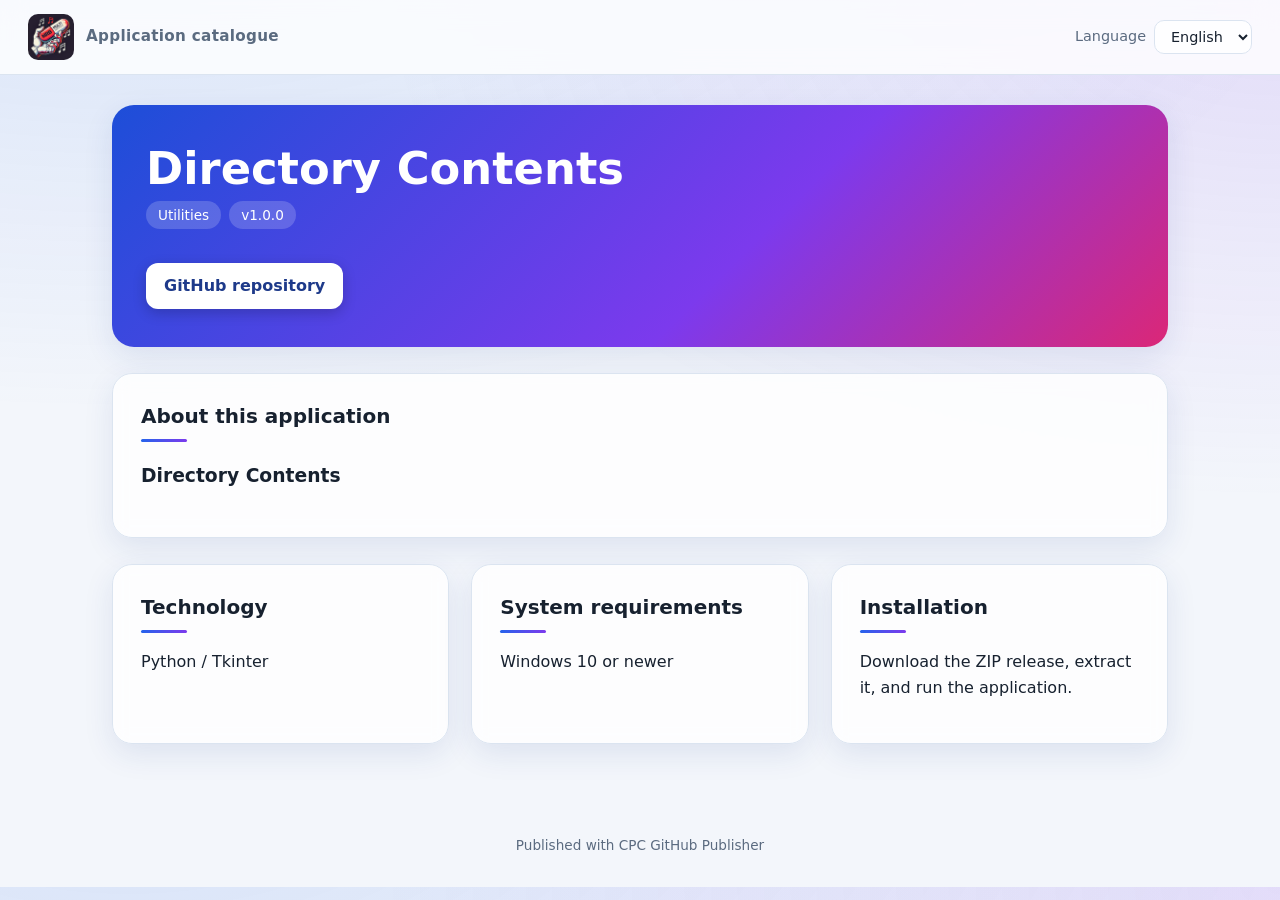
<file: docs/cpc_dir_contents/en.html>
<!doctype html>
<html lang="en"><head><meta charset="utf-8">
<meta name="viewport" content="width=device-width, initial-scale=1">
<title>Directory Contents</title>
<link rel="icon" href="cpc_dir_contents.ico">
<style>
:root{--bg:#f3f6fb;--ink:#17212f;--muted:#5b6b80;--card:#ffffffcc;--line:#dbe4f0;--a1:#2563eb;--a2:#7c3aed;--shadow:0 10px 30px #1e3a8a1a}
@media (prefers-color-scheme:dark){:root{--bg:#0d1320;--ink:#e8eef9;--muted:#9fb0c8;--card:#16203299;--line:#263349;--shadow:0 10px 30px #0008}}
*{box-sizing:border-box}
body{margin:0;font:16px/1.65 "Segoe UI",system-ui,-apple-system,Roboto,sans-serif;color:var(--ink);
 background:radial-gradient(1200px 500px at 10% -10%,#2563eb22,transparent),radial-gradient(900px 500px at 100% 0,#7c3aed22,transparent),var(--bg)}
a{color:var(--a1);text-decoration:none}a:hover{text-decoration:underline}
.top{display:flex;align-items:center;justify-content:space-between;gap:16px;padding:14px 28px;position:sticky;top:0;z-index:5;
 backdrop-filter:blur(12px);background:var(--card);border-bottom:1px solid var(--line)}
.brand{display:flex;align-items:center;gap:12px;font-weight:700;color:var(--ink)}
.brand img{height:46px;width:auto;border-radius:10px;display:block}
.brand span{font-size:.95rem;letter-spacing:.02em;color:var(--muted)}
.lang{display:flex;align-items:center;gap:8px;color:var(--muted);font-size:.9rem}
.lang select,.controls input,.controls select{font:inherit;color:var(--ink);background:var(--card);border:1px solid var(--line);border-radius:10px;padding:7px 12px}
.wrap{max-width:1100px;margin:0 auto;padding:30px 22px 60px}
.hero{padding:38px 34px;border-radius:22px;color:#fff;box-shadow:var(--shadow);background:linear-gradient(135deg,#1d4ed8,#7c3aed 60%,#db2777)}
.hero h1{margin:0 0 6px;font-size:clamp(1.8rem,4vw,2.8rem);line-height:1.15}
.pill{display:inline-block;margin:0 8px 14px 0;padding:3px 12px;border-radius:99px;background:#ffffff2e;font-size:.85rem}
.hero p{max-width:760px;margin:.4rem 0}
.links{display:flex;flex-wrap:wrap;gap:12px;margin-top:20px}
.links a{padding:10px 18px;border-radius:12px;background:#fff;color:#1e3a8a;font-weight:600;box-shadow:0 4px 14px #0003;transition:.15s}
.links a:hover{transform:translateY(-2px);text-decoration:none}
.panel{margin-top:26px;padding:26px 28px;border-radius:20px;background:var(--card);border:1px solid var(--line);box-shadow:var(--shadow);backdrop-filter:blur(8px)}
.panel h2{margin:0 0 12px;font-size:1.25rem}
.panel h2::after{content:"";display:block;width:46px;height:3px;margin-top:6px;border-radius:3px;background:linear-gradient(90deg,var(--a1),var(--a2))}
.panel ul{padding-left:1.2rem}.panel li{margin:.25rem 0}
.cols{display:grid;grid-template-columns:repeat(auto-fit,minmax(260px,1fr));gap:22px}
.cols .panel{margin-top:26px}
.posters,.gallery,.grid{display:grid;grid-template-columns:repeat(auto-fill,minmax(230px,1fr));gap:18px}
.posters a,.gallery figure{display:block;margin:0;overflow:hidden;border-radius:14px;border:1px solid var(--line);background:var(--bg);transition:.2s}
.posters a:hover,.gallery figure:hover{transform:translateY(-4px);box-shadow:var(--shadow)}
.posters img,.gallery img{display:block;width:100%;height:auto;max-height:340px;object-fit:contain}
figcaption{padding:10px 12px;font-size:.88rem;color:var(--muted)}
.langtext{white-space:normal}.langtext pre{overflow:auto;padding:12px;border-radius:10px;background:var(--bg)}
footer{text-align:center;color:var(--muted);font-size:.85rem;padding:30px 0}
</style>
</head><body>
<header class="top">
  <a class="brand" href="https://bmulti.github.io/Portfolio/" title="Application catalogue">
    <img src="logo.png" alt="">
    <span>Application catalogue</span>
  </a>
  <div class="lang"><label for="doclang">Language</label><select id="doclang"><option value="en" selected>English</option></select></div>
</header>
<div class="wrap">
  <section class="hero">
    <h1>Directory Contents</h1>
    <span class="pill">Utilities</span><span class="pill">v1.0.0</span>
    
    <div class="links">
      <a href="https://github.com/bmulti/Directory_Contents">GitHub repository</a>
      
      
      
    </div>
  </section>

  

  
  <section class="panel"><h2>About this application</h2>
    <div id="langtexts"><div class="langtext" data-lang="en"><h3>Directory Contents</h3></div></div>
  </section>
  

  

  <div class="cols">
    <section class="panel"><h2>Technology</h2><p>Python / Tkinter</p></section>
    <section class="panel"><h2>System requirements</h2><p>Windows 10 or newer</p></section>
    <section class="panel"><h2>Installation</h2><p>Download the ZIP release, extract it, and run the application.</p></section>
  </div>

  
</div>
<footer>Published with CPC GitHub Publisher</footer>
<script>
var sel=document.getElementById("doclang");
if(sel){sel.addEventListener("change",function(){
  document.querySelectorAll(".langtext").forEach(function(d){d.hidden=(d.dataset.lang!==sel.value);});
  document.documentElement.lang=sel.value;});}
</script>
<script id="cpc-language-hook">(function(){var picker=Array.from(document.querySelectorAll("select")).find(function(s){return Array.from(s.options).some(function(o){return o.value==="en"})});if(!picker)return;function change(){document.querySelectorAll(".langtext").forEach(function(n){var show=n.dataset.lang===picker.value;n.hidden=!show;n.style.display=show?"":"none"})}picker.addEventListener("change",change);change()})();</script></body></html>
</file>
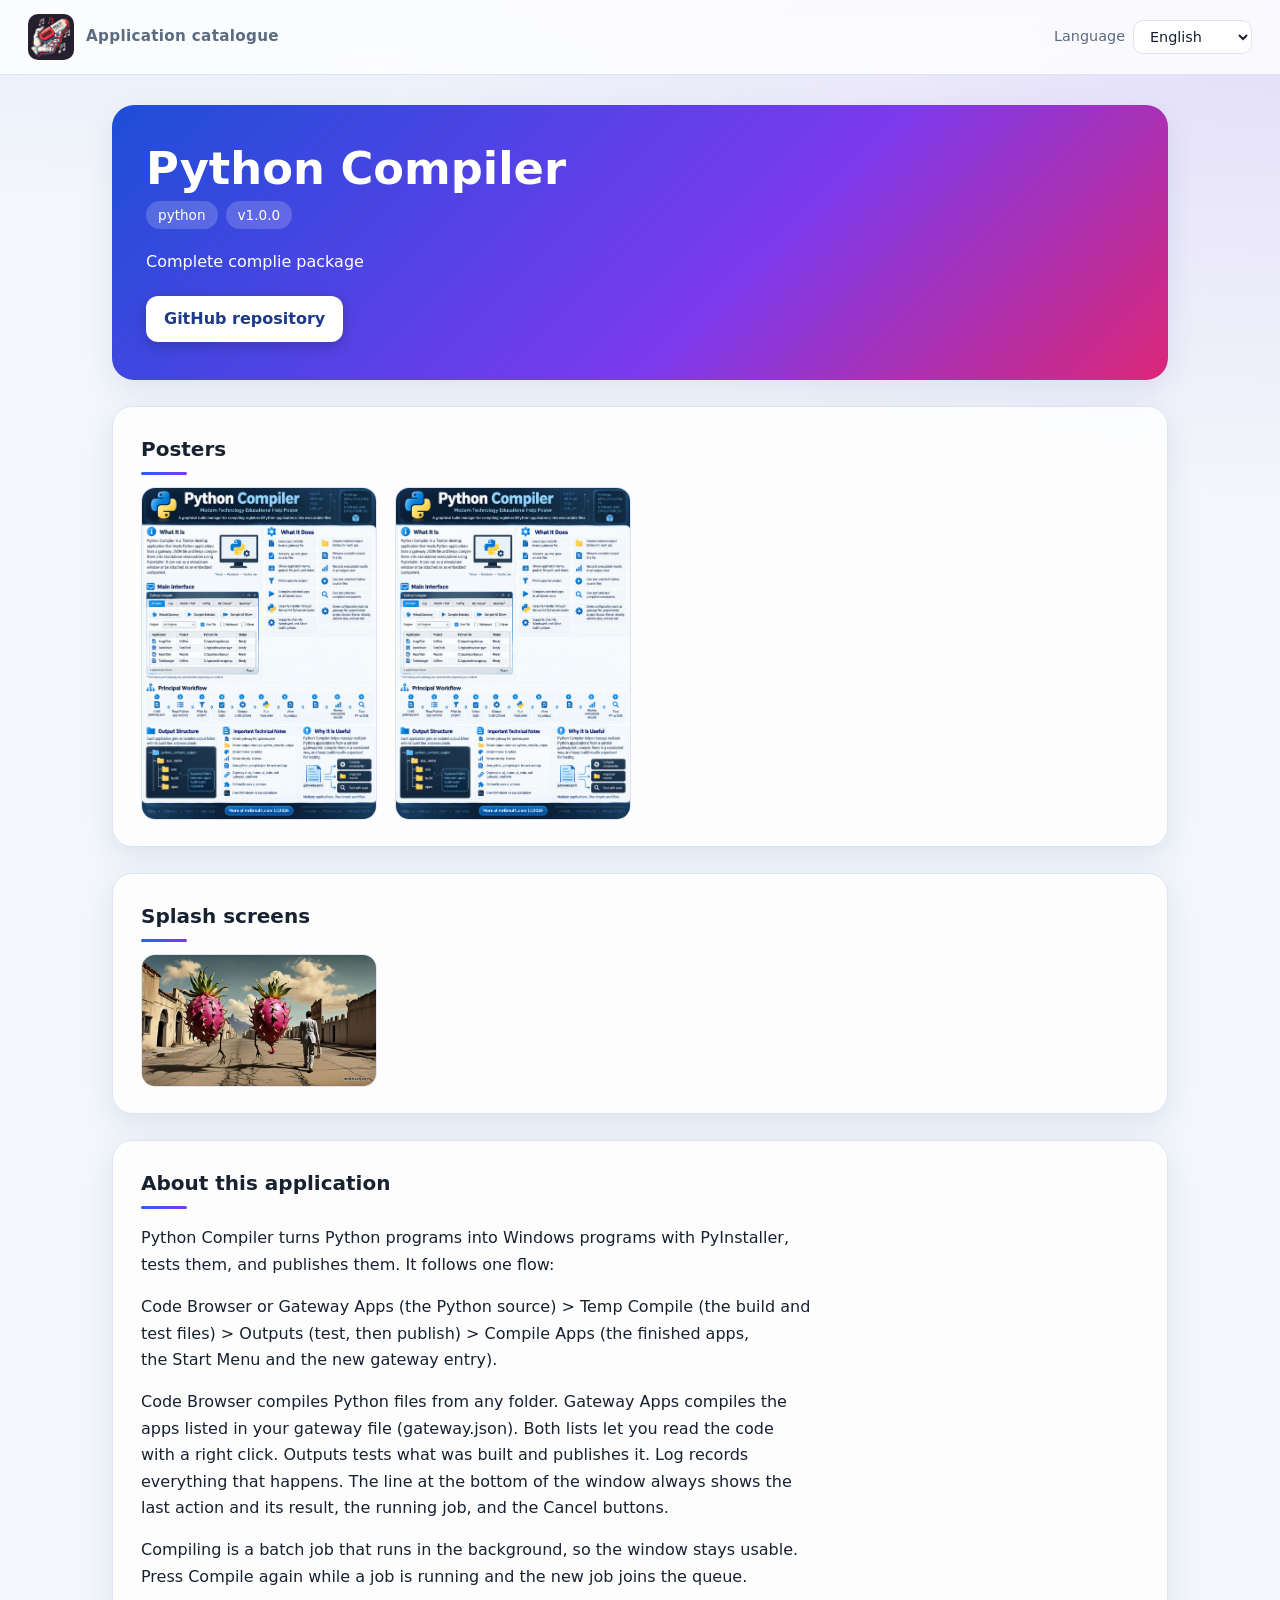
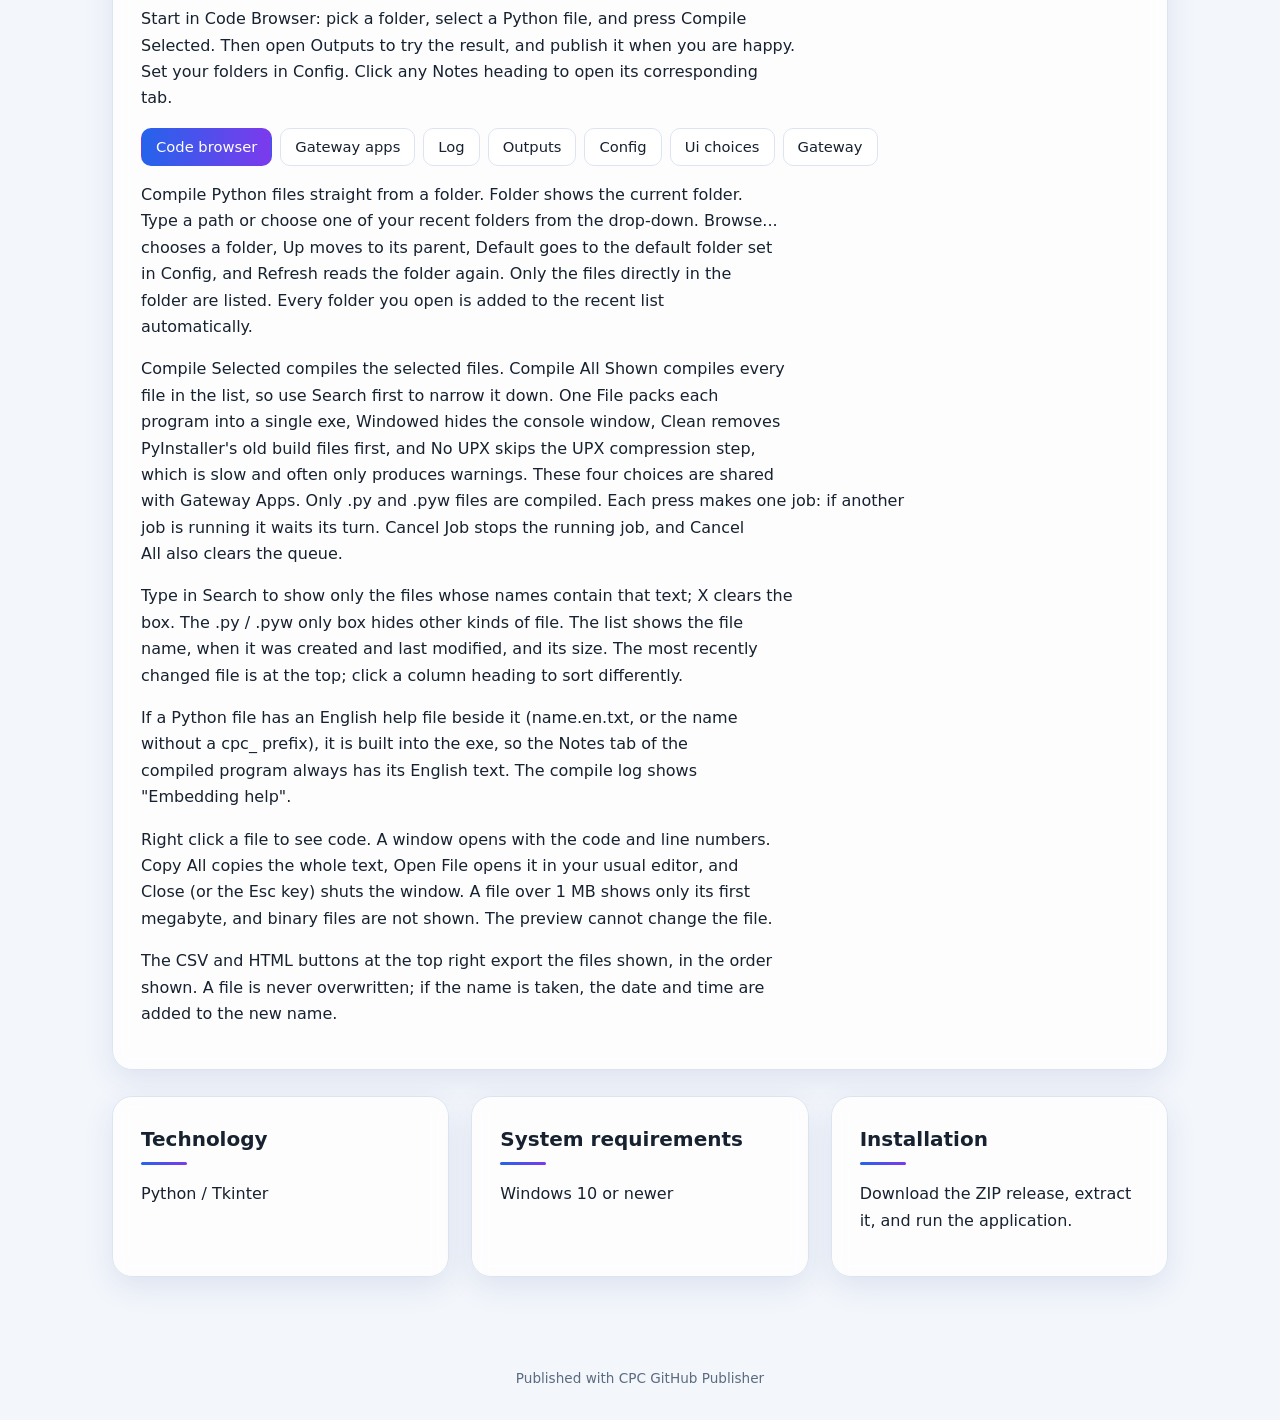
<file: docs/cpc_python_compiler/en.html>
<!doctype html>
<html lang="en"><head><meta charset="utf-8">
<meta name="viewport" content="width=device-width, initial-scale=1">
<title>Python Compiler</title>

<style>
:root{--bg:#f3f6fb;--ink:#17212f;--muted:#5b6b80;--card:#ffffffcc;--line:#dbe4f0;--a1:#2563eb;--a2:#7c3aed;--shadow:0 10px 30px #1e3a8a1a}
@media (prefers-color-scheme:dark){:root{--bg:#0d1320;--ink:#e8eef9;--muted:#9fb0c8;--card:#16203299;--line:#263349;--shadow:0 10px 30px #0008}}
*{box-sizing:border-box}
body{margin:0;font:16px/1.65 "Segoe UI",system-ui,-apple-system,Roboto,sans-serif;color:var(--ink);
 background:radial-gradient(1200px 500px at 10% -10%,#2563eb22,transparent),radial-gradient(900px 500px at 100% 0,#7c3aed22,transparent),var(--bg)}
a{color:var(--a1);text-decoration:none}a:hover{text-decoration:underline}
.top{display:flex;align-items:center;justify-content:space-between;gap:16px;padding:14px 28px;position:sticky;top:0;z-index:5;
 backdrop-filter:blur(12px);background:var(--card);border-bottom:1px solid var(--line)}
.brand{display:flex;align-items:center;gap:12px;font-weight:700;color:var(--ink)}
.brand img{height:46px;width:auto;border-radius:10px;display:block}
.brand span{font-size:.95rem;letter-spacing:.02em;color:var(--muted)}
.lang{display:flex;align-items:center;gap:8px;color:var(--muted);font-size:.9rem}
.lang select,.controls input,.controls select{font:inherit;color:var(--ink);background:var(--card);border:1px solid var(--line);border-radius:10px;padding:7px 12px}
.wrap{max-width:1100px;margin:0 auto;padding:30px 22px 60px}
.hero{padding:38px 34px;border-radius:22px;color:#fff;box-shadow:var(--shadow);background:linear-gradient(135deg,#1d4ed8,#7c3aed 60%,#db2777)}
.hero h1{margin:0 0 6px;font-size:clamp(1.8rem,4vw,2.8rem);line-height:1.15}
.pill{display:inline-block;margin:0 8px 14px 0;padding:3px 12px;border-radius:99px;background:#ffffff2e;font-size:.85rem}
.hero p{max-width:760px;margin:.4rem 0}
.links{display:flex;flex-wrap:wrap;gap:12px;margin-top:20px}
.links a{padding:10px 18px;border-radius:12px;background:#fff;color:#1e3a8a;font-weight:600;box-shadow:0 4px 14px #0003;transition:.15s}
.links a:hover{transform:translateY(-2px);text-decoration:none}
.panel{margin-top:26px;padding:26px 28px;border-radius:20px;background:var(--card);border:1px solid var(--line);box-shadow:var(--shadow);backdrop-filter:blur(8px)}
.panel h2{margin:0 0 12px;font-size:1.25rem}
.panel h2::after{content:"";display:block;width:46px;height:3px;margin-top:6px;border-radius:3px;background:linear-gradient(90deg,var(--a1),var(--a2))}
.panel ul{padding-left:1.2rem}.panel li{margin:.25rem 0}
.cols{display:grid;grid-template-columns:repeat(auto-fit,minmax(260px,1fr));gap:22px}
.cols .panel{margin-top:26px}
.posters,.gallery,.grid{display:grid;grid-template-columns:repeat(auto-fill,minmax(230px,1fr));gap:18px}
.posters a,.gallery figure{display:block;margin:0;overflow:hidden;border-radius:14px;border:1px solid var(--line);background:var(--bg);transition:.2s}
.posters a:hover,.gallery figure:hover{transform:translateY(-4px);box-shadow:var(--shadow)}
.posters img,.gallery img{display:block;width:100%;height:auto;max-height:340px;object-fit:contain}
figcaption{padding:10px 12px;font-size:.88rem;color:var(--muted)}
.langtext{white-space:normal}.langtext pre{overflow:auto;padding:12px;border-radius:10px;background:var(--bg)}
footer{text-align:center;color:var(--muted);font-size:.85rem;padding:30px 0}
.tabbar{display:flex;flex-wrap:wrap;gap:8px;margin:14px 0 12px}
.tabbtn{font:inherit;font-size:.92rem;color:var(--ink);background:var(--card);border:1px solid var(--line);border-radius:10px;padding:6px 14px;cursor:pointer}
.tabbtn[aria-selected="true"]{color:#fff;border-color:transparent;background:linear-gradient(90deg,var(--a1),var(--a2))}
.tabpanel[hidden]{display:none}
a.zoom{cursor:zoom-in}
.lightbox{position:fixed;inset:0;z-index:50;background:#000d;display:flex;flex-direction:column;align-items:center;justify-content:center;padding:20px}
.lightbox[hidden]{display:none}
.lightbox img{max-width:100%;max-height:calc(100vh - 80px);object-fit:contain}
.lightbox .cap{color:#fff;margin-top:10px}
.lightbox .lbx{position:absolute;top:12px;right:20px;font-size:2.2rem;line-height:1;background:none;border:0;color:#fff;cursor:pointer}
</style>
</head><body>
<header class="top">
  <a class="brand" href="https://bmulti.github.io/Portfolio/" title="Application catalogue">
    <img src="logo.png" alt="">
    <span>Application catalogue</span>
  </a>
  <div class="lang"><label for="doclang">Language</label><select id="doclang"><option value="en" selected>English</option><option value="ar">العربية</option><option value="bn">বাংলা</option><option value="es">Español</option><option value="fr">Français</option><option value="hi">हिन्दी</option><option value="pt">Português</option><option value="tl">Filipino</option><option value="zh">中文</option></select></div>
</header>
<div class="wrap">
  <section class="hero">
    <h1>Python Compiler</h1>
    <span class="pill">python</span><span class="pill">v1.0.0</span>
    <p>Complete complie package</p>
    <div class="links">
      <a href="https://github.com/bmulti/PythonCompiler">GitHub repository</a>
      
      
      
    </div>
  </section>

  
  <section class="panel"><h2>Posters</h2>
    <div class="posters"><a class="zoom" href="images/000-cpc_python_compiler-poster-01.png" data-title="Poster 01"><img src="images/000-cpc_python_compiler-poster-01.png" alt="Poster 01" loading="lazy"></a><a class="zoom" href="images/001-cpc_python_compiler-poster-02.png" data-title="Poster 02"><img src="images/001-cpc_python_compiler-poster-02.png" alt="Poster 02" loading="lazy"></a></div>
  </section>
  

  
  <section class="panel"><h2>Splash screens</h2>
    <div class="posters"><a class="zoom" href="images/splash-000-python_compiler_spash.png" data-title="python_compiler_spash"><img src="images/splash-000-python_compiler_spash.png" alt="python_compiler_spash" loading="lazy"></a></div>
  </section>
  

  
  <section class="panel"><h2>About this application</h2>
    <div id="langtexts"><div class="langtext" data-lang="en"><p>Python Compiler turns Python programs into Windows programs with PyInstaller,<br>tests them, and publishes them. It follows one flow:</p>
<p>Code Browser or Gateway Apps (the Python source) &gt; Temp Compile (the build and<br>test files) &gt; Outputs (test, then publish) &gt; Compile Apps (the finished apps,<br>the Start Menu and the new gateway entry).</p>
<p>Code Browser compiles Python files from any folder. Gateway Apps compiles the<br>apps listed in your gateway file (gateway.json). Both lists let you read the code<br>with a right click. Outputs tests what was built and publishes it. Log records<br>everything that happens. The line at the bottom of the window always shows the<br>last action and its result, the running job, and the Cancel buttons.</p>
<p>Compiling is a batch job that runs in the background, so the window stays usable.<br>Press Compile again while a job is running and the new job joins the queue.</p>
<p>Start in Code Browser: pick a folder, select a Python file, and press Compile<br>Selected. Then open Outputs to try the result, and publish it when you are happy.<br>Set your folders in Config. Click any Notes heading to open its corresponding<br>tab.</p>
<div class="tabs"><div class="tabbar" role="tablist"><button type="button" class="tabbtn" role="tab" data-for="en-tab-code-browser" aria-selected="true" onclick="var r=this.closest('.langtext'),i=this.dataset.for;r.querySelectorAll('.tabpanel').forEach(function(p){p.hidden=p.id!==i});r.querySelectorAll('.tabbtn').forEach(function(b){b.setAttribute('aria-selected',b===this?'true':'false')},this)">Code browser</button><button type="button" class="tabbtn" role="tab" data-for="en-tab-gateway-apps" aria-selected="false" onclick="var r=this.closest('.langtext'),i=this.dataset.for;r.querySelectorAll('.tabpanel').forEach(function(p){p.hidden=p.id!==i});r.querySelectorAll('.tabbtn').forEach(function(b){b.setAttribute('aria-selected',b===this?'true':'false')},this)">Gateway apps</button><button type="button" class="tabbtn" role="tab" data-for="en-tab-log" aria-selected="false" onclick="var r=this.closest('.langtext'),i=this.dataset.for;r.querySelectorAll('.tabpanel').forEach(function(p){p.hidden=p.id!==i});r.querySelectorAll('.tabbtn').forEach(function(b){b.setAttribute('aria-selected',b===this?'true':'false')},this)">Log</button><button type="button" class="tabbtn" role="tab" data-for="en-tab-outputs" aria-selected="false" onclick="var r=this.closest('.langtext'),i=this.dataset.for;r.querySelectorAll('.tabpanel').forEach(function(p){p.hidden=p.id!==i});r.querySelectorAll('.tabbtn').forEach(function(b){b.setAttribute('aria-selected',b===this?'true':'false')},this)">Outputs</button><button type="button" class="tabbtn" role="tab" data-for="en-tab-config" aria-selected="false" onclick="var r=this.closest('.langtext'),i=this.dataset.for;r.querySelectorAll('.tabpanel').forEach(function(p){p.hidden=p.id!==i});r.querySelectorAll('.tabbtn').forEach(function(b){b.setAttribute('aria-selected',b===this?'true':'false')},this)">Config</button><button type="button" class="tabbtn" role="tab" data-for="en-tab-ui-choices" aria-selected="false" onclick="var r=this.closest('.langtext'),i=this.dataset.for;r.querySelectorAll('.tabpanel').forEach(function(p){p.hidden=p.id!==i});r.querySelectorAll('.tabbtn').forEach(function(b){b.setAttribute('aria-selected',b===this?'true':'false')},this)">Ui choices</button><button type="button" class="tabbtn" role="tab" data-for="en-tab-gateway" aria-selected="false" onclick="var r=this.closest('.langtext'),i=this.dataset.for;r.querySelectorAll('.tabpanel').forEach(function(p){p.hidden=p.id!==i});r.querySelectorAll('.tabbtn').forEach(function(b){b.setAttribute('aria-selected',b===this?'true':'false')},this)">Gateway</button></div><div class="tabpanel" id="en-tab-code-browser" role="tabpanel"><p>Compile Python files straight from a folder. Folder shows the current folder.<br>Type a path or choose one of your recent folders from the drop-down. Browse...<br>chooses a folder, Up moves to its parent, Default goes to the default folder set<br>in Config, and Refresh reads the folder again. Only the files directly in the<br>folder are listed. Every folder you open is added to the recent list<br>automatically.</p>
<p>Compile Selected compiles the selected files. Compile All Shown compiles every<br>file in the list, so use Search first to narrow it down. One File packs each<br>program into a single exe, Windowed hides the console window, Clean removes<br>PyInstaller's old build files first, and No UPX skips the UPX compression step,<br>which is slow and often only produces warnings. These four choices are shared<br>with Gateway Apps. Only .py and .pyw files are compiled. Each press makes one job: if another<br>job is running it waits its turn. Cancel Job stops the running job, and Cancel<br>All also clears the queue.</p>
<p>Type in Search to show only the files whose names contain that text; X clears the<br>box. The .py / .pyw only box hides other kinds of file. The list shows the file<br>name, when it was created and last modified, and its size. The most recently<br>changed file is at the top; click a column heading to sort differently.</p>
<p>If a Python file has an English help file beside it (name.en.txt, or the name<br>without a cpc_ prefix), it is built into the exe, so the Notes tab of the<br>compiled program always has its English text. The compile log shows<br>"Embedding help".</p>
<p>Right click a file to see code. A window opens with the code and line numbers.<br>Copy All copies the whole text, Open File opens it in your usual editor, and<br>Close (or the Esc key) shuts the window. A file over 1 MB shows only its first<br>megabyte, and binary files are not shown. The preview cannot change the file.</p>
<p>The CSV and HTML buttons at the top right export the files shown, in the order<br>shown. A file is never overwritten; if the name is taken, the date and time are<br>added to the new name.</p></div><div class="tabpanel" id="en-tab-gateway-apps" role="tabpanel" hidden><p>Compile the apps listed in your gateway file (gateway.json). Only Python files<br>(.py and .pyw) are shown. Reload Gateway reads the file again, and Project limits<br>the list to one project, or All.</p>
<p>Select one or more apps, then press Compile Selected. Compile All Shown compiles<br>every app currently in the list. One File, Windowed, Clean and No UPX work as in<br>Code Browser. Each compile is written to its own folder under the Temp Compile output<br>root set in Config.</p>
<p>Click a column heading to sort. Right click an app to see its code. The CSV and<br>HTML buttons at the top right export the list exactly as it is shown, including<br>your sort order.</p></div><div class="tabpanel" id="en-tab-log" role="tabpanel" hidden><p>A running record of every job: when it was queued and started, each app's<br>PyInstaller output (indented), how long each app took, and the result. Lines are<br>marked with the job number, such as [Job 3 2/5], meaning the second of five apps<br>in job 3.</p>
<p>Each job is also saved as its own log file in the logs folder under the Temp<br>Compile output root, and its path is shown when the job ends. Clear Log empties<br>the window only. The window keeps the latest 5000 lines.</p></div><div class="tabpanel" id="en-tab-outputs" role="tabpanel" hidden><p>The table lists what you have compiled in this session, from Code Browser or<br>Gateway Apps: the app, its Python source, the executable result, the Result<br>(Queued, Running, Compiled, Failed or Cancelled) and where it has been<br>Published. Rows change as the job runs, and your sort order is kept.</p>
<p>Test Selected PY runs the Python source and Test Selected EXE runs the compiled<br>program from Temp Compile. They use the rows you select here; if none are<br>selected, they use the files selected in the list you used last. Open Temp<br>Compile shows the build folder in the file manager, and Clear Results empties the<br>table. The CSV and HTML buttons export it.</p>
<p>Test the exe first, then publish it. Both publish buttons work on the selected<br>rows that show Compiled. Each one first copies the app into its own folder in<br>Compile Apps, with the exe and its settings json. The settings json is copied<br>from beside the Python file only if the app does not have one there yet, so<br>settings you have already changed are never overwritten. Help files in other<br>languages (name.fr.txt and so on) are copied beside the exe in the same way. They<br>are external on purpose, so a language can be added or corrected without<br>compiling again. The English help file is not copied because it is built into the<br>exe. Then:</p>
<p>Update Gateway replaces the Python file in gateway.json with the link to the<br>copied exe. It asks first, keeps a backup called gateway.json.bak, and adds an<br>entry if the app was not in the file. The Python source is kept in the entry<br>as source_py, so the app stays in Gateway Apps and can be compiled again.</p>
<p>Add Start Menu adds a shortcut to the copied exe in your Start Menu. The shortcut<br>is named after the app (the app_name in the gateway entry, or the file name for<br>a file from Code Browser), and is placed in the Start Menu folder set in Config.<br>If the shortcut is already there it is updated.</p>
<p>Run them again after a new build to update the same entries. If the copy fails,<br>close the running app and try again. They run as jobs, like compiling, so they<br>queue behind a running compile. Open Compile Apps shows the Compile Apps folder.</p></div><div class="tabpanel" id="en-tab-config" role="tabpanel" hidden><p>Config follows the flow of the program, top to bottom. Save Settings at the<br>bottom writes every setting to the settings file and shows where it was saved.</p>
<p>Code Browser (raw folders): Default folder is the folder Code Browser opens<br>first. Browse... chooses it and Use Current takes the folder Code Browser is<br>showing now. Recent folders lists the folders you have used, newest first, and<br>the last 15 are kept. Every folder you open in Code Browser is added<br>automatically. Type or pick a folder and press Add to put it in the list, Remove<br>to take it out, or Open to show it in Code Browser.</p>
<p>Gateway (source list): the file that lists your apps for Gateway Apps. Browse...<br>chooses it, Default goes back to gateway.json in the program's folder, and Reload<br>reads it again. Nothing is compiled or copied here.</p>
<p>Temp Compile: Output root is where the build, dist and spec folders and the job<br>logs go, one folder per app. These are temporary files for testing, not the<br>finished app. Python (PyInstaller) is the python.exe used to run PyInstaller and<br>the Python tests. It is only needed when this program is itself an exe, because<br>an exe cannot run PyInstaller. Leave it empty to use the Python found on the PATH.</p>
<p>Compile Apps: Apps folder is where the finished apps live, each in its own folder<br>with its exe and settings json. The Start Menu shortcut and the new gateway entry<br>point to this copy. Start Menu folder is the name of the folder the shortcuts are<br>added to. When you choose a new Apps folder with Browse..., you are asked<br>whether to keep the settings file there too.</p>
<p>When this program is itself an exe, its English help is built in. On the first<br>start a copy is placed beside the exe so it can be edited; it is never replaced,<br>and deleting it brings the built-in text back. Help in other languages is a plain<br>file beside the exe.</p>
<p>Settings file: shows where this program's own settings (python_compiler.json)<br>are kept. They start in the same folder as the program (the exe, or this<br>script), never in a temporary folder. Browse... chooses another folder, Use Apps<br>Folder moves it to the Compile Apps folder, and Default moves it back to the<br>program's folder. The current settings are saved in the new place and the<br>program's folder keeps a small note saying where they are, so the next start<br>finds them. The old copy is left where it was. If the settings folder is not<br>available at start (for example a network drive), default settings are used and<br>the note is kept.</p>
<p>Colours, density and window size are in UI Choices.</p></div><div class="tabpanel" id="en-tab-ui-choices" role="tabpanel" hidden><p>Choose the colour theme, density and window size. Use Current Size takes the size<br>of the window as it is now, and Apply + Save applies and saves your choices. The<br>list stripes follow the theme you choose. These settings control how the app<br>looks. The folders and options belong in Config.</p></div><div class="tabpanel" id="en-tab-gateway" role="tabpanel" hidden><p>Use the shared launcher to open registered applications, files, folders and<br>links. It keeps its cards in gateway_cards.json in the program's folder. Gateway<br>is separate from the gateway file that supplies the Gateway Apps list.</p></div></div></div><div class="langtext" data-lang="ar" hidden><p>يحوّل Python Compiler برامج Python إلى برامج Windows باستخدام PyInstaller، ويختبرها وينشرها. ويتبع المسار التالي:<br>Code Browser أو Gateway Apps (المصدر البرمجي بلغة Python) &gt; Temp Compile (ملفات البناء والاختبار) &gt; Outputs (الاختبار ثم النشر) &gt; Compile Apps (التطبيقات المكتملة وقائمة Start Menu وإدخال Gateway الجديد).<br>يقوم Code Browser بتجميع ملفات Python من أي مجلد. ويقوم Gateway Apps بتجميع التطبيقات المدرجة في ملف gateway (gateway.json). تتيح كلتا القائمتين قراءة الشيفرة بالنقر بزر الفأرة الأيمن. يختبر Outputs ما تم إنشاؤه وينشره. ويسجل Log كل ما يحدث. يعرض السطر أسفل النافذة دائمًا آخر إجراء ونتيجته والمهمة قيد التشغيل وأزرار Cancel.<br>التجميع مهمة دفعية تعمل في الخلفية، ولذلك تظل النافذة قابلة للاستخدام. اضغط Compile مرة أخرى أثناء تشغيل مهمة، وستُضاف المهمة الجديدة إلى قائمة الانتظار.<br>ابدأ من Code Browser: اختر مجلدًا، وحدد ملف Python، ثم اضغط Compile Selected. بعد ذلك افتح Outputs لتجربة النتيجة، وانشرها عندما تكون راضيًا عنها. حدّد مجلداتك في Config. انقر أي عنوان Notes لفتح علامة التبويب المقابلة.</p>
<div class="tabs"><div class="tabbar" role="tablist"><button type="button" class="tabbtn" role="tab" data-for="ar-tab-code-browser" aria-selected="true" onclick="var r=this.closest('.langtext'),i=this.dataset.for;r.querySelectorAll('.tabpanel').forEach(function(p){p.hidden=p.id!==i});r.querySelectorAll('.tabbtn').forEach(function(b){b.setAttribute('aria-selected',b===this?'true':'false')},this)">Code browser</button><button type="button" class="tabbtn" role="tab" data-for="ar-tab-gateway-apps" aria-selected="false" onclick="var r=this.closest('.langtext'),i=this.dataset.for;r.querySelectorAll('.tabpanel').forEach(function(p){p.hidden=p.id!==i});r.querySelectorAll('.tabbtn').forEach(function(b){b.setAttribute('aria-selected',b===this?'true':'false')},this)">Gateway apps</button><button type="button" class="tabbtn" role="tab" data-for="ar-tab-log" aria-selected="false" onclick="var r=this.closest('.langtext'),i=this.dataset.for;r.querySelectorAll('.tabpanel').forEach(function(p){p.hidden=p.id!==i});r.querySelectorAll('.tabbtn').forEach(function(b){b.setAttribute('aria-selected',b===this?'true':'false')},this)">Log</button><button type="button" class="tabbtn" role="tab" data-for="ar-tab-outputs" aria-selected="false" onclick="var r=this.closest('.langtext'),i=this.dataset.for;r.querySelectorAll('.tabpanel').forEach(function(p){p.hidden=p.id!==i});r.querySelectorAll('.tabbtn').forEach(function(b){b.setAttribute('aria-selected',b===this?'true':'false')},this)">Outputs</button><button type="button" class="tabbtn" role="tab" data-for="ar-tab-config" aria-selected="false" onclick="var r=this.closest('.langtext'),i=this.dataset.for;r.querySelectorAll('.tabpanel').forEach(function(p){p.hidden=p.id!==i});r.querySelectorAll('.tabbtn').forEach(function(b){b.setAttribute('aria-selected',b===this?'true':'false')},this)">Config</button><button type="button" class="tabbtn" role="tab" data-for="ar-tab-ui-choices" aria-selected="false" onclick="var r=this.closest('.langtext'),i=this.dataset.for;r.querySelectorAll('.tabpanel').forEach(function(p){p.hidden=p.id!==i});r.querySelectorAll('.tabbtn').forEach(function(b){b.setAttribute('aria-selected',b===this?'true':'false')},this)">Ui choices</button><button type="button" class="tabbtn" role="tab" data-for="ar-tab-gateway" aria-selected="false" onclick="var r=this.closest('.langtext'),i=this.dataset.for;r.querySelectorAll('.tabpanel').forEach(function(p){p.hidden=p.id!==i});r.querySelectorAll('.tabbtn').forEach(function(b){b.setAttribute('aria-selected',b===this?'true':'false')},this)">Gateway</button></div><div class="tabpanel" id="ar-tab-code-browser" role="tabpanel"><p>جمّع ملفات Python مباشرة من مجلد. يعرض Folder المجلد الحالي. اكتب مسارًا أو اختر أحد المجلدات الأخيرة من القائمة المنسدلة. يختار Browse... مجلدًا، وينتقل Up إلى المجلد الأب، ويعود Default إلى المجلد الافتراضي المحدد في Config، ويعيد Refresh قراءة المجلد. لا تُعرض إلا الملفات الموجودة مباشرة داخل المجلد. يُضاف كل مجلد تفتحه تلقائيًا إلى قائمة المجلدات الأخيرة.<br>يجمع Compile Selected الملفات المحددة. ويجمع Compile All Shown كل ملف في القائمة، لذا استخدم Search أولًا لتضييق القائمة. يضع One File كل برنامج في ملف exe واحد، ويخفي Windowed نافذة وحدة التحكم، ويحذف Clean ملفات البناء القديمة الخاصة بـ PyInstaller أولًا، ويتجاوز No UPX خطوة ضغط UPX، وهي بطيئة وغالبًا لا تنتج سوى تحذيرات. هذه الخيارات الأربعة مشتركة أيضًا مع Gateway Apps. لا تُجمع إلا ملفات .py و.pyw. ينشئ كل ضغط مهمة واحدة؛ وإذا كانت هناك مهمة أخرى قيد التشغيل، تنتظر هذه المهمة دورها. يوقف Cancel Job المهمة الجارية، كما يمسح Cancel All قائمة الانتظار.<br>اكتب في Search لعرض الملفات التي تحتوي أسماؤها على النص المدخل فقط؛ ويمسح X مربع البحث. يخفي مربع .py / .pyw only أنواع الملفات الأخرى. تعرض القائمة اسم الملف وتاريخ إنشائه وآخر تعديل عليه وحجمه. يظهر الملف الأحدث تعديلًا في الأعلى؛ انقر عنوان عمود لتغيير الترتيب.<br>إذا وُجد ملف مساعدة باللغة الإنجليزية بجوار ملف Python (name.en.txt، أو الاسم من دون البادئة cpc_)، فسيُضمّن داخل exe، ولذلك تحتوي علامة Notes في البرنامج المجمّع دائمًا على النص الإنجليزي. يعرض سجل التجميع "Embedding help".<br>انقر بزر الفأرة الأيمن على ملف لعرض الشيفرة. تفتح نافذة تعرض الشيفرة وأرقام الأسطر. ينسخ Copy All النص كاملًا، ويفتح Open File الملف في المحرر المعتاد، ويغلق Close (أو مفتاح Esc) النافذة. إذا تجاوز حجم الملف 1 MB، فلن يظهر إلا الميغابايت الأول؛ ولا تُعرض الملفات الثنائية. لا يمكن للمعاينة تغيير الملف.<br>تصدّر أزرار CSV وHTML في أعلى اليمين الملفات المعروضة بالترتيب الظاهر. لا يُستبدل أي ملف؛ وإذا كان الاسم مستخدمًا، يُضاف التاريخ والوقت إلى الاسم الجديد.</p></div><div class="tabpanel" id="ar-tab-gateway-apps" role="tabpanel" hidden><p>جمّع التطبيقات المدرجة في ملف gateway (gateway.json). لا تظهر إلا ملفات Python (.py و.pyw). يعيد Reload Gateway قراءة الملف، ويقصر Project القائمة على مشروع واحد أو على All.<br>حدد تطبيقًا واحدًا أو أكثر، ثم اضغط Compile Selected. يجمع Compile All Shown كل التطبيقات الموجودة حاليًا في القائمة. تعمل خيارات One File وWindowed وClean وNo UPX كما في Code Browser. يُكتب كل تجميع في مجلد مستقل ضمن جذر إخراج Temp Compile المحدد في Config.<br>انقر عنوان عمود للفرز. انقر بزر الفأرة الأيمن على تطبيق لعرض شيفرته. تصدّر أزرار CSV وHTML في أعلى اليمين القائمة كما تظهر تمامًا، بما في ذلك ترتيب الفرز.</p></div><div class="tabpanel" id="ar-tab-log" role="tabpanel" hidden><p>سجل لكل مهمة: وقت إضافتها إلى قائمة الانتظار ووقت بدء تشغيلها، ومخرجات PyInstaller لكل تطبيق (مع المسافة البادئة)، والوقت الذي استغرقه كل تطبيق، والنتيجة. تُعلّم الأسطر برقم المهمة، مثل [Job 3 2/5]، أي التطبيق الثاني من أصل خمسة في المهمة 3.<br>يُحفظ كل عمل أيضًا في ملف سجل مستقل داخل مجلد logs ضمن جذر إخراج Temp Compile، ويظهر مساره عند انتهاء المهمة. يمسح Clear Log النافذة فقط. تحتفظ النافذة بآخر 5000 سطر.</p></div><div class="tabpanel" id="ar-tab-outputs" role="tabpanel" hidden><p>يسرد الجدول ما جمعته خلال هذه الجلسة من Code Browser أو Gateway Apps: التطبيق، ومصدر Python الخاص به، والملف التنفيذي الناتج، والنتيجة (Queued أو Running أو Compiled أو Failed أو Cancelled)، ومكان نشره. تتغير الصفوف أثناء تشغيل المهمة، ويظل ترتيب الفرز الذي اخترته محفوظًا.<br>يشغّل Test Selected PY مصدر Python، ويشغّل Test Selected EXE البرنامج المجمّع من Temp Compile. يستخدمان الصفوف المحددة هنا؛ وإذا لم يكن أي صف محددًا، فيستخدمان الملفات المحددة في آخر قائمة استخدمتها. يعرض Open Temp Compile مجلد البناء في مدير الملفات، ويفرغ Clear Results الجدول. وتصدر أزرار CSV وHTML محتوياته.<br>اختبر exe أولًا، ثم انشره. يعمل زرا النشر على الصفوف المحددة التي تظهر عليها الحالة Compiled. ينسخ كل زر التطبيق أولًا إلى مجلده الخاص في Compile Apps، مع exe وملف إعدادات json. لا يُنسخ ملف إعدادات json من جوار ملف Python إلا إذا لم يكن للتطبيق ملف هناك بالفعل، ولذلك لا تُستبدل الإعدادات التي سبق أن غيّرتها أبدًا. وتُنسخ ملفات المساعدة باللغات الأخرى (مثل name.fr.txt) إلى جوار exe بالطريقة نفسها. تُترك هذه الملفات خارجية عمدًا، بحيث يمكن إضافة لغة أو تصحيحها دون إعادة التجميع. لا يُنسخ ملف المساعدة الإنجليزي لأنه مضمّن داخل exe. ثم:<br>يستبدل Update Gateway ملف Python في gateway.json برابط إلى exe المنسوخ. يطلب التأكيد أولًا، ويحتفظ بنسخة احتياطية باسم gateway.json.bak، ويضيف إدخالًا إذا لم يكن التطبيق موجودًا في الملف. يُحتفظ بمصدر Python في الإدخال باسم source_py، لذلك يبقى التطبيق ضمن Gateway Apps ويمكن تجميعه مرة أخرى.<br>يضيف Add Start Menu اختصارًا إلى exe المنسوخ في قائمة Start Menu. يُسمّى الاختصار باسم التطبيق (app_name في إدخال gateway، أو اسم الملف إذا كان من Code Browser)، ويوضع في مجلد Start Menu المحدد في Config. إذا كان الاختصار موجودًا بالفعل، فسيتم تحديثه.<br>شغّل هذه الأوامر مرة أخرى بعد إنشاء إصدار جديد لتحديث الإدخالات نفسها. إذا فشل النسخ، فأغلق التطبيق قيد التشغيل وحاول مرة أخرى. تعمل هذه الأوامر كمهام مثل التجميع، ولذلك تنتظر خلف أي عملية تجميع قيد التشغيل. يفتح Open Compile Apps مجلد Compile Apps.</p></div><div class="tabpanel" id="ar-tab-config" role="tabpanel" hidden><p>يتبع Config مسار البرنامج من الأعلى إلى الأسفل. يحفظ Save Settings في الأسفل جميع الإعدادات في ملف الإعدادات ويعرض مكان حفظها.<br>Code Browser (المجلدات العادية): المجلد Default folder هو المجلد الذي يفتحه Code Browser أولًا. يختاره Browse...، ويستخدم Use Current المجلد الذي يعرضه Code Browser حاليًا. تسرد Recent folders المجلدات التي استخدمتها، من الأحدث إلى الأقدم، وتحتفظ بآخر 15 مجلدًا. يُضاف تلقائيًا كل مجلد تفتحه في Code Browser. اكتب مجلدًا أو اختره، ثم اضغط Add لإضافته إلى القائمة، أو Remove لإزالته، أو Open لعرضه في Code Browser.<br>Gateway (قائمة المصدر): الملف الذي يسرد التطبيقات في Gateway Apps. يختاره Browse...، ويعيد Default إلى gateway.json الموجود في مجلد البرنامج، ويعيد Reload قراءته. لا يتم هنا تجميع أي شيء أو نسخه.<br>Temp Compile: يمثل Output root المكان الذي توجد فيه مجلدات build وdist وspec وسجلات المهام، مع مجلد مستقل لكل تطبيق. هذه ملفات مؤقتة للاختبار وليست التطبيق النهائي. Python (PyInstaller) هو ملف python.exe المستخدم لتشغيل PyInstaller واختبارات Python. لا يلزم إلا عندما يكون هذا البرنامج نفسه ملف exe، لأن exe لا يستطيع تشغيل PyInstaller. اتركه فارغًا لاستخدام Python الموجود في PATH.<br>Compile Apps: مجلد Apps folder هو المكان الذي تُحفظ فيه التطبيقات المكتملة، ولكل تطبيق مجلده الخاص الذي يحتوي على exe وملف إعدادات json. يشير اختصار Start Menu وإدخال gateway الجديد إلى هذه النسخة. Start Menu folder هو اسم المجلد الذي تُضاف إليه الاختصارات. عند اختيار مجلد Apps جديد باستخدام Browse...، سيُسألك ما إذا كنت تريد الاحتفاظ بملف الإعدادات فيه أيضًا.<br>عندما يكون هذا البرنامج نفسه ملف exe، تكون المساعدة الإنجليزية مضمّنة فيه. عند التشغيل الأول، توضع نسخة بجوار exe لتعديلها؛ ولا تُستبدل أبدًا، ويؤدي حذفها إلى ظهور النص المضمّن من جديد. أما المساعدة باللغات الأخرى فهي ملف عادي بجوار exe.<br>Settings file: يعرض مكان حفظ إعدادات هذا البرنامج نفسه (python_compiler.json). تكون في البداية في المجلد نفسه الذي يوجد فيه البرنامج (exe أو هذا البرنامج النصي)، وليس في مجلد مؤقت أبدًا. يختار Browse... مجلدًا آخر، وينقل Use Apps Folder الملف إلى مجلد Compile Apps، ويعيد Default الملف إلى مجلد البرنامج. تُحفظ الإعدادات الحالية في الموقع الجديد، ويحتفظ مجلد البرنامج بملاحظة قصيرة توضّح مكانها حتى يعثر عليها البرنامج عند التشغيل التالي. تبقى النسخة القديمة في مكانها. إذا لم يكن مجلد الإعدادات متاحًا عند بدء التشغيل (مثلًا بسبب محرك أقراص شبكي)، فستُستخدم الإعدادات الافتراضية وتبقى الملاحظة محفوظة.<br>توجد الألوان والكثافة وحجم النافذة في UI Choices.</p></div><div class="tabpanel" id="ar-tab-ui-choices" role="tabpanel" hidden><p>اختر سمة الألوان والكثافة وحجم النافذة. يستخدم Use Current Size حجم النافذة الحالي، ويطبّق Apply + Save اختياراتك ويحفظها. تتبع خطوط الصفوف في القائمة السمة التي تختارها. تتحكم هذه الإعدادات في مظهر التطبيق. أما المجلدات والخيارات فتوجد في Config.</p></div><div class="tabpanel" id="ar-tab-gateway" role="tabpanel" hidden><p>استخدم المشغّل المشترك لفتح التطبيقات والملفات والمجلدات والروابط المسجلة. يحتفظ ببطاقاته في gateway_cards.json داخل مجلد البرنامج. Gateway منفصل عن ملف gateway الذي يوفّر قائمة Gateway Apps.</p></div></div></div><div class="langtext" data-lang="bn" hidden><p>Python Compiler, PyInstaller ব্যবহার করে Python প্রোগ্রামকে Windows প্রোগ্রামে রূপান্তর করে, পরীক্ষা করে এবং প্রকাশ করে। এর কাজের ধাপ হলো:<br>Code Browser অথবা Gateway Apps (Python সোর্স কোড) &gt; Temp Compile (বিল্ড ও পরীক্ষার ফাইল) &gt; Outputs (পরীক্ষা, তারপর প্রকাশ) &gt; Compile Apps (সম্পূর্ণ অ্যাপ, Start Menu এবং নতুন Gateway এন্ট্রি)।<br>Code Browser যেকোনো ফোল্ডার থেকে Python ফাইল কম্পাইল করে। Gateway Apps আপনার gateway ফাইলে (gateway.json) তালিকাভুক্ত অ্যাপগুলো কম্পাইল করে। দুই তালিকাতেই ডান ক্লিক করে কোড দেখা যায়। Outputs তৈরি হওয়া ফলাফল পরীক্ষা করে এবং প্রকাশ করে। Log-এ সব ঘটনা সংরক্ষিত হয়। উইন্ডোর নিচের লাইনটি সব সময় সর্বশেষ কাজ ও তার ফলাফল, চলমান কাজ এবং Cancel বোতামগুলো দেখায়।<br>কম্পাইল একটি ব্যাচ কাজ, যা পেছনে চলে; তাই উইন্ডো ব্যবহার করা যায়। একটি কাজ চলার সময় আবার Compile চাপলে নতুন কাজটি সারিতে যুক্ত হয়।<br>Code Browser থেকে শুরু করুন: একটি ফোল্ডার বেছে নিন, একটি Python ফাইল নির্বাচন করুন এবং Compile Selected চাপুন। এরপর ফলাফল পরীক্ষা করতে Outputs খুলুন এবং সন্তুষ্ট হলে প্রকাশ করুন। Config-এ আপনার ফোল্ডার নির্ধারণ করুন। যেকোনো Notes শিরোনামে ক্লিক করলে সংশ্লিষ্ট ট্যাব খুলবে।</p>
<div class="tabs"><div class="tabbar" role="tablist"><button type="button" class="tabbtn" role="tab" data-for="bn-tab-code-browser" aria-selected="true" onclick="var r=this.closest('.langtext'),i=this.dataset.for;r.querySelectorAll('.tabpanel').forEach(function(p){p.hidden=p.id!==i});r.querySelectorAll('.tabbtn').forEach(function(b){b.setAttribute('aria-selected',b===this?'true':'false')},this)">Code browser</button><button type="button" class="tabbtn" role="tab" data-for="bn-tab-gateway-apps" aria-selected="false" onclick="var r=this.closest('.langtext'),i=this.dataset.for;r.querySelectorAll('.tabpanel').forEach(function(p){p.hidden=p.id!==i});r.querySelectorAll('.tabbtn').forEach(function(b){b.setAttribute('aria-selected',b===this?'true':'false')},this)">Gateway apps</button><button type="button" class="tabbtn" role="tab" data-for="bn-tab-log" aria-selected="false" onclick="var r=this.closest('.langtext'),i=this.dataset.for;r.querySelectorAll('.tabpanel').forEach(function(p){p.hidden=p.id!==i});r.querySelectorAll('.tabbtn').forEach(function(b){b.setAttribute('aria-selected',b===this?'true':'false')},this)">Log</button><button type="button" class="tabbtn" role="tab" data-for="bn-tab-outputs" aria-selected="false" onclick="var r=this.closest('.langtext'),i=this.dataset.for;r.querySelectorAll('.tabpanel').forEach(function(p){p.hidden=p.id!==i});r.querySelectorAll('.tabbtn').forEach(function(b){b.setAttribute('aria-selected',b===this?'true':'false')},this)">Outputs</button><button type="button" class="tabbtn" role="tab" data-for="bn-tab-config" aria-selected="false" onclick="var r=this.closest('.langtext'),i=this.dataset.for;r.querySelectorAll('.tabpanel').forEach(function(p){p.hidden=p.id!==i});r.querySelectorAll('.tabbtn').forEach(function(b){b.setAttribute('aria-selected',b===this?'true':'false')},this)">Config</button><button type="button" class="tabbtn" role="tab" data-for="bn-tab-ui-choices" aria-selected="false" onclick="var r=this.closest('.langtext'),i=this.dataset.for;r.querySelectorAll('.tabpanel').forEach(function(p){p.hidden=p.id!==i});r.querySelectorAll('.tabbtn').forEach(function(b){b.setAttribute('aria-selected',b===this?'true':'false')},this)">Ui choices</button><button type="button" class="tabbtn" role="tab" data-for="bn-tab-gateway" aria-selected="false" onclick="var r=this.closest('.langtext'),i=this.dataset.for;r.querySelectorAll('.tabpanel').forEach(function(p){p.hidden=p.id!==i});r.querySelectorAll('.tabbtn').forEach(function(b){b.setAttribute('aria-selected',b===this?'true':'false')},this)">Gateway</button></div><div class="tabpanel" id="bn-tab-code-browser" role="tabpanel"><p>একটি ফোল্ডার থেকে সরাসরি Python ফাইল কম্পাইল করুন। Folder বর্তমান ফোল্ডার দেখায়। একটি পাথ লিখুন অথবা ড্রপ-ডাউন তালিকা থেকে সাম্প্রতিক ফোল্ডার বেছে নিন। Browse... ফোল্ডার নির্বাচন করে, Up তার parent ফোল্ডারে যায়, Default Config-এ নির্ধারিত ডিফল্ট ফোল্ডারে ফেরে এবং Refresh ফোল্ডারটি আবার পড়ে। শুধু ওই ফোল্ডারের সরাসরি ভেতরে থাকা ফাইলগুলো দেখানো হয়। আপনি যে ফোল্ডারই খুলুন, সেটি স্বয়ংক্রিয়ভাবে সাম্প্রতিক তালিকায় যুক্ত হয়।<br>Compile Selected নির্বাচিত ফাইলগুলো কম্পাইল করে। Compile All Shown তালিকার প্রতিটি ফাইল কম্পাইল করে, তাই তালিকা ছোট করতে আগে Search ব্যবহার করুন। One File প্রতিটি প্রোগ্রামকে একটি exe ফাইলে প্যাক করে, Windowed কনসোল উইন্ডো লুকায়, Clean প্রথমে PyInstaller-এর পুরোনো বিল্ড ফাইল সরায় এবং No UPX UPX কম্প্রেশন ধাপ বাদ দেয়; এটি ধীর এবং প্রায়ই শুধু সতর্কবার্তা তৈরি করে। এই চারটি বিকল্প Gateway Apps-এর সঙ্গেও অভিন্ন। শুধু .py এবং .pyw ফাইল কম্পাইল হয়। প্রতিবার চাপলে একটি কাজ তৈরি হয়: অন্য কাজ চললে এটি নিজের পালার জন্য অপেক্ষা করে। Cancel Job চলমান কাজ থামায়, আর Cancel All সারিও খালি করে।<br>Search-এ লিখলে শুধু সেই ফাইলগুলো দেখায় যাদের নামে ওই লেখা আছে; X বাক্সটি খালি করে। .py / .pyw only বাক্স অন্য ধরনের ফাইল লুকায়। তালিকায় ফাইলের নাম, তৈরির তারিখ, সর্বশেষ পরিবর্তনের তারিখ এবং আকার দেখানো হয়। সর্বশেষ পরিবর্তিত ফাইলটি ওপরে থাকে; সাজানোর ধরন বদলাতে কলামের শিরোনামে ক্লিক করুন।<br>কোনো Python ফাইলের পাশে ইংরেজি সহায়তা ফাইল থাকলে (name.en.txt, অথবা cpc_ উপসর্গ ছাড়া একই নাম), সেটি exe-এর মধ্যে যুক্ত হয়। তাই কম্পাইল করা প্রোগ্রামের Notes ট্যাবে সব সময় ইংরেজি লেখা থাকে। কম্পাইল লগে "Embedding help" দেখায়।<br>কোড দেখতে ফাইলে ডান ক্লিক করুন। কোড ও লাইন নম্বরসহ একটি উইন্ডো খুলবে। Copy All পুরো লেখা কপি করে, Open File আপনার নিয়মিত এডিটরে ফাইলটি খোলে এবং Close (অথবা Esc কী) উইন্ডো বন্ধ করে। ফাইল 1 MB-এর বড় হলে শুধু প্রথম এক মেগাবাইট দেখানো হয়; বাইনারি ফাইল দেখানো হয় না। প্রিভিউ ফাইল পরিবর্তন করতে পারে না।<br>উপরের ডানদিকের CSV ও HTML বোতাম দৃশ্যমান ফাইলগুলো প্রদর্শিত ক্রমে রপ্তানি করে। কোনো ফাইল কখনো ওভাররাইট হয় না; নাম আগে থেকে থাকলে নতুন নামে তারিখ ও সময় যোগ হয়।</p></div><div class="tabpanel" id="bn-tab-gateway-apps" role="tabpanel" hidden><p>আপনার gateway ফাইলে (gateway.json) তালিকাভুক্ত অ্যাপগুলো কম্পাইল করুন। শুধু Python ফাইল (.py এবং .pyw) দেখানো হয়। Reload Gateway ফাইলটি আবার পড়ে এবং Project তালিকাটি একটি প্রকল্প অথবা All-এ সীমাবদ্ধ করে।<br>এক বা একাধিক অ্যাপ নির্বাচন করে Compile Selected চাপুন। Compile All Shown বর্তমানে তালিকায় থাকা সব অ্যাপ কম্পাইল করে। One File, Windowed, Clean এবং No UPX Code Browser-এর মতোই কাজ করে। প্রতিটি কম্পাইল Config-এ নির্ধারিত Temp Compile আউটপুটের মূল ফোল্ডারের অধীনে নিজস্ব ফোল্ডারে লেখা হয়।<br>সাজানোর জন্য কলামের শিরোনামে ক্লিক করুন। কোড দেখতে কোনো অ্যাপে ডান ক্লিক করুন। ওপরের ডানদিকের CSV ও HTML বোতাম তালিকাটি ঠিক যেভাবে দেখানো হয়েছে, সেই ক্রমসহ রপ্তানি করে।</p></div><div class="tabpanel" id="bn-tab-log" role="tabpanel" hidden><p>প্রতিটি কাজের রেকর্ড: কখন সারিতে রাখা হয়েছে এবং শুরু হয়েছে, প্রতিটি অ্যাপের PyInstaller আউটপুট (ইন্ডেন্টসহ), প্রতিটি অ্যাপে কত সময় লেগেছে এবং ফলাফল। লাইনে কাজের নম্বর থাকে, যেমন [Job 3 2/5], অর্থাৎ job 3-এর পাঁচটি অ্যাপের মধ্যে দ্বিতীয়টি।<br>প্রতিটি কাজ Temp Compile আউটপুটের মূল ফোল্ডারের logs ফোল্ডারে আলাদা লগ ফাইল হিসেবেও সংরক্ষিত হয়। কাজ শেষ হলে তার পাথ দেখানো হয়। Clear Log শুধু উইন্ডো খালি করে। উইন্ডো সর্বশেষ 5000 লাইন রাখে।</p></div><div class="tabpanel" id="bn-tab-outputs" role="tabpanel" hidden><p>এই সেশনে Code Browser বা Gateway Apps থেকে যা কম্পাইল করা হয়েছে, টেবিলে তা তালিকাভুক্ত থাকে: অ্যাপ, তার Python সোর্স, তৈরি হওয়া এক্সিকিউটেবল, Result (Queued, Running, Compiled, Failed অথবা Cancelled) এবং কোথায় প্রকাশ করা হয়েছে। কাজ চলার সঙ্গে সঙ্গে সারিগুলো বদলায় এবং আপনার সাজানোর ক্রম বজায় থাকে।<br>Test Selected PY Python সোর্স চালায় এবং Test Selected EXE Temp Compile থেকে কম্পাইল করা প্রোগ্রাম চালায়। এখানে নির্বাচিত সারিগুলো ব্যবহার করা হয়; কোনো সারি নির্বাচিত না থাকলে সর্বশেষ ব্যবহৃত তালিকায় নির্বাচিত ফাইলগুলো ব্যবহার করা হয়। Open Temp Compile ফাইল ম্যানেজারে বিল্ড ফোল্ডার দেখায় এবং Clear Results টেবিল খালি করে। CSV ও HTML বোতাম টেবিল রপ্তানি করে।<br>প্রথমে exe পরীক্ষা করুন, তারপর প্রকাশ করুন। দুটি প্রকাশ বোতামই শুধু Compiled দেখানো নির্বাচিত সারিগুলোর ওপর কাজ করে। প্রতিটি বোতাম প্রথমে অ্যাপটিকে Compile Apps-এর নিজস্ব ফোল্ডারে exe এবং settings json-সহ কপি করে। Python ফাইলের পাশের settings json কেবল তখনই কপি হয়, যখন অ্যাপটির সেখানে আগে থেকে সেটি নেই; তাই আপনার পরিবর্তন করা সেটিংস কখনো ওভাররাইট হয় না। অন্য ভাষার সহায়তা ফাইল (name.fr.txt ইত্যাদি) একইভাবে exe-এর পাশে কপি হয়। এগুলো ইচ্ছাকৃতভাবে বাইরের ফাইল, যাতে আবার কম্পাইল না করেই ভাষা যোগ বা সংশোধন করা যায়। ইংরেজি সহায়তা ফাইল কপি হয় না, কারণ এটি exe-এর মধ্যে যুক্ত। এরপর:<br>Update Gateway gateway.json-এ Python ফাইলের জায়গায় কপি করা exe-এর লিংক বসায়। প্রথমে অনুমতি চায়, gateway.json.bak নামে ব্যাকআপ রাখে এবং অ্যাপটি ফাইলে না থাকলে নতুন এন্ট্রি যোগ করে। Python সোর্সটি source_py নামে এন্ট্রিতে রাখা হয়, তাই অ্যাপটি Gateway Apps-এ থাকে এবং আবার কম্পাইল করা যায়।<br>Add Start Menu আপনার Start Menu-তে কপি করা exe-এর শর্টকাট যোগ করে। শর্টকাটের নাম অ্যাপের নামে হয় (gateway এন্ট্রির app_name, অথবা Code Browser থেকে আসা ফাইলের নাম) এবং Config-এ নির্ধারিত Start Menu ফোল্ডারে রাখা হয়। শর্টকাট আগে থেকে থাকলে সেটি আপডেট করা হয়।<br>নতুন বিল্ডের পর একই এন্ট্রি আপডেট করতে এগুলো আবার চালান। কপি ব্যর্থ হলে চলমান অ্যাপ বন্ধ করে আবার চেষ্টা করুন। কম্পাইলের মতো এগুলোও কাজ হিসেবে চলে, তাই চলমান কম্পাইলের পরে সারিতে অপেক্ষা করে। Open Compile Apps, Compile Apps ফোল্ডার খোলে।</p></div><div class="tabpanel" id="bn-tab-config" role="tabpanel" hidden><p>Config প্রোগ্রামের কাজের ধাপ অনুসারে ওপর থেকে নিচে সাজানো। নিচের Save Settings সব সেটিংস settings ফাইলে লেখে এবং কোথায় সংরক্ষিত হয়েছে তা দেখায়।<br>Code Browser (সাধারণ ফোল্ডার): Default folder হলো Code Browser প্রথমে যে ফোল্ডার খোলে। Browse... সেটি নির্বাচন করে এবং Use Current বর্তমানে Code Browser-এ দেখানো ফোল্ডার ব্যবহার করে। Recent folders ব্যবহৃত ফোল্ডারগুলো নতুন থেকে পুরোনো ক্রমে দেখায় এবং সর্বশেষ 15টি রাখে। Code Browser-এ খোলা প্রতিটি ফোল্ডার স্বয়ংক্রিয়ভাবে যুক্ত হয়। একটি ফোল্ডার লিখুন বা বেছে নিন; তালিকায় যোগ করতে Add, সরাতে Remove অথবা Code Browser-এ দেখাতে Open চাপুন।<br>Gateway (সোর্স তালিকা): Gateway Apps-এর অ্যাপগুলো তালিকাভুক্ত করা ফাইল। Browse... এটি নির্বাচন করে, Default প্রোগ্রামের ফোল্ডারের gateway.json-এ ফেরে এবং Reload ফাইলটি আবার পড়ে। এখানে কিছু কম্পাইল বা কপি করা হয় না।<br>Temp Compile: Output root হলো build, dist ও spec ফোল্ডার এবং কাজের লগ রাখার স্থান; প্রতিটি অ্যাপের জন্য আলাদা ফোল্ডার থাকে। এগুলো পরীক্ষার অস্থায়ী ফাইল, সম্পূর্ণ অ্যাপ নয়। Python (PyInstaller) হলো PyInstaller ও Python পরীক্ষা চালানোর জন্য ব্যবহৃত python.exe। এই প্রোগ্রাম নিজেই exe হলে শুধু তখন এটি দরকার, কারণ exe PyInstaller চালাতে পারে না। PATH-এ পাওয়া Python ব্যবহার করতে এটি খালি রাখুন।<br>Compile Apps: Apps folder হলো সম্পূর্ণ অ্যাপ রাখার স্থান; প্রতিটি অ্যাপের নিজস্ব ফোল্ডারে exe এবং settings json থাকে। Start Menu শর্টকাট ও নতুন gateway এন্ট্রি এই কপির দিকে নির্দেশ করে। Start Menu folder হলো শর্টকাট যোগ করার ফোল্ডারের নাম। Browse... দিয়ে নতুন Apps ফোল্ডার বেছে নিলে settings ফাইলটিও সেখানে রাখতে চান কি না জিজ্ঞাসা করা হবে।<br>এই প্রোগ্রাম নিজেই exe হলে ইংরেজি সহায়তা এর মধ্যে যুক্ত থাকে। প্রথমবার চালু হলে সম্পাদনার জন্য exe-এর পাশে একটি কপি রাখা হয়; এটি কখনো প্রতিস্থাপিত হয় না এবং মুছে ফেললে ভেতরে থাকা লেখা আবার দেখা যায়। অন্য ভাষার সহায়তা exe-এর পাশে সাধারণ ফাইল হিসেবে থাকে।<br>Settings file: এই প্রোগ্রামের নিজস্ব সেটিংস (python_compiler.json) কোথায় রাখা হয় তা দেখায়। শুরুতে এগুলো প্রোগ্রামের একই ফোল্ডারে থাকে (exe অথবা এই script), কখনো অস্থায়ী ফোল্ডারে নয়। Browse... অন্য ফোল্ডার বেছে নেয়, Use Apps Folder সেটিংস Compile Apps ফোল্ডারে সরায় এবং Default সেগুলো প্রোগ্রামের ফোল্ডারে ফিরিয়ে আনে। বর্তমান সেটিংস নতুন স্থানে সংরক্ষিত হয় এবং প্রোগ্রামের ফোল্ডারে একটি ছোট নোট থাকে, যেখানে অবস্থান লেখা থাকে, যাতে পরেরবার চালু হলে প্রোগ্রাম সেটিংস খুঁজে পায়। পুরোনো কপি আগের জায়গায় থাকে। শুরুতে settings ফোল্ডার পাওয়া না গেলে (যেমন নেটওয়ার্ক ড্রাইভ), ডিফল্ট সেটিংস ব্যবহার করা হয় এবং নোটটি রাখা হয়।<br>রং, ঘনত্ব এবং উইন্ডোর আকার UI Choices-এ রয়েছে।</p></div><div class="tabpanel" id="bn-tab-ui-choices" role="tabpanel" hidden><p>রঙের থিম, ঘনত্ব এবং উইন্ডোর আকার বেছে নিন। Use Current Size বর্তমান উইন্ডোর আকার নেয় এবং Apply + Save আপনার পছন্দ প্রয়োগ ও সংরক্ষণ করে। তালিকার ডোরা আপনার নির্বাচিত থিম অনুসরণ করে। এই সেটিংস অ্যাপের চেহারা নিয়ন্ত্রণ করে। ফোল্ডার ও বিকল্পগুলো Config-এ থাকে।</p></div><div class="tabpanel" id="bn-tab-gateway" role="tabpanel" hidden><p>নিবন্ধিত অ্যাপ্লিকেশন, ফাইল, ফোল্ডার এবং লিংক খুলতে শেয়ার করা launcher ব্যবহার করুন। এটি প্রোগ্রামের ফোল্ডারের gateway_cards.json ফাইলে কার্ডগুলো রাখে। Gateway, Gateway Apps তালিকা সরবরাহকারী gateway ফাইল থেকে আলাদা।</p></div></div></div><div class="langtext" data-lang="es" hidden><p>Python Compiler convierte programas Python en programas de Windows con PyInstaller, los prueba y los publica. Sigue este flujo:</p>
<p>Code Browser o Gateway Apps (el código fuente Python) &gt; Temp Compile (los archivos de compilación y prueba) &gt; Outputs (prueba y luego publicación) &gt; Compile Apps (las aplicaciones terminadas, el menú Inicio y la nueva entrada de Gateway).</p>
<p>Code Browser compila archivos Python desde cualquier carpeta. Gateway Apps compila las aplicaciones incluidas en el archivo gateway (gateway.json). Ambas listas permiten leer el código con el botón derecho. Outputs prueba lo que se ha creado y lo publica. Log registra todo lo que sucede. La línea inferior de la ventana siempre muestra la última acción y su resultado, el trabajo en ejecución y los botones Cancel.</p>
<p>La compilación es un trabajo por lotes que se ejecuta en segundo plano, por lo que la ventana sigue estando disponible. Si pulsa Compile mientras hay un trabajo en ejecución, el nuevo trabajo se añade a la cola.</p>
<p>Comience en Code Browser: elija una carpeta, seleccione un archivo Python y pulse Compile Selected. Después abra Outputs para probar el resultado y publíquelo cuando esté satisfecho. Configure sus carpetas en Config. Haga clic en cualquier título de Notes para abrir la pestaña correspondiente.</p>
<div class="tabs"><div class="tabbar" role="tablist"><button type="button" class="tabbtn" role="tab" data-for="es-tab-code-browser" aria-selected="true" onclick="var r=this.closest('.langtext'),i=this.dataset.for;r.querySelectorAll('.tabpanel').forEach(function(p){p.hidden=p.id!==i});r.querySelectorAll('.tabbtn').forEach(function(b){b.setAttribute('aria-selected',b===this?'true':'false')},this)">Code browser</button><button type="button" class="tabbtn" role="tab" data-for="es-tab-gateway-apps" aria-selected="false" onclick="var r=this.closest('.langtext'),i=this.dataset.for;r.querySelectorAll('.tabpanel').forEach(function(p){p.hidden=p.id!==i});r.querySelectorAll('.tabbtn').forEach(function(b){b.setAttribute('aria-selected',b===this?'true':'false')},this)">Gateway apps</button><button type="button" class="tabbtn" role="tab" data-for="es-tab-log" aria-selected="false" onclick="var r=this.closest('.langtext'),i=this.dataset.for;r.querySelectorAll('.tabpanel').forEach(function(p){p.hidden=p.id!==i});r.querySelectorAll('.tabbtn').forEach(function(b){b.setAttribute('aria-selected',b===this?'true':'false')},this)">Log</button><button type="button" class="tabbtn" role="tab" data-for="es-tab-outputs" aria-selected="false" onclick="var r=this.closest('.langtext'),i=this.dataset.for;r.querySelectorAll('.tabpanel').forEach(function(p){p.hidden=p.id!==i});r.querySelectorAll('.tabbtn').forEach(function(b){b.setAttribute('aria-selected',b===this?'true':'false')},this)">Outputs</button><button type="button" class="tabbtn" role="tab" data-for="es-tab-config" aria-selected="false" onclick="var r=this.closest('.langtext'),i=this.dataset.for;r.querySelectorAll('.tabpanel').forEach(function(p){p.hidden=p.id!==i});r.querySelectorAll('.tabbtn').forEach(function(b){b.setAttribute('aria-selected',b===this?'true':'false')},this)">Config</button><button type="button" class="tabbtn" role="tab" data-for="es-tab-ui-choices" aria-selected="false" onclick="var r=this.closest('.langtext'),i=this.dataset.for;r.querySelectorAll('.tabpanel').forEach(function(p){p.hidden=p.id!==i});r.querySelectorAll('.tabbtn').forEach(function(b){b.setAttribute('aria-selected',b===this?'true':'false')},this)">Ui choices</button><button type="button" class="tabbtn" role="tab" data-for="es-tab-gateway" aria-selected="false" onclick="var r=this.closest('.langtext'),i=this.dataset.for;r.querySelectorAll('.tabpanel').forEach(function(p){p.hidden=p.id!==i});r.querySelectorAll('.tabbtn').forEach(function(b){b.setAttribute('aria-selected',b===this?'true':'false')},this)">Gateway</button></div><div class="tabpanel" id="es-tab-code-browser" role="tabpanel"><p>Compile archivos Python directamente desde una carpeta. Folder muestra la carpeta actual. Escriba una ruta o elija una de sus carpetas recientes en la lista desplegable. Browse... elige una carpeta, Up abre la carpeta superior, Default vuelve a la carpeta predeterminada configurada en Config y Refresh vuelve a leer la carpeta. Solo se muestran los archivos que están directamente dentro de la carpeta. Cada carpeta que abra se añade automáticamente a la lista de recientes.</p>
<p>Compile Selected compila los archivos seleccionados. Compile All Shown compila todos los archivos de la lista; por eso, use primero Search para reducir la lista. One File empaqueta cada programa en un único archivo exe, Windowed oculta la ventana de consola, Clean elimina primero los archivos de compilación antiguos de PyInstaller y No UPX omite el paso de compresión UPX, que es lento y a menudo solo produce advertencias. Estas cuatro opciones también se comparten con Gateway Apps. Solo se compilan archivos .py y .pyw. Cada pulsación crea un trabajo: si hay otro trabajo en ejecución, espera su turno. Cancel Job detiene el trabajo en ejecución y Cancel All también vacía la cola.</p>
<p>Escriba en Search para mostrar solo los archivos cuyos nombres contienen ese texto; X borra el cuadro. La casilla .py / .pyw only oculta otros tipos de archivos. La lista muestra el nombre del archivo, las fechas de creación y última modificación, y su tamaño. El archivo modificado más recientemente aparece arriba; haga clic en el título de una columna para cambiar el orden.</p>
<p>Si junto a un archivo Python hay un archivo de ayuda en inglés (name.en.txt, o el nombre sin el prefijo cpc_), este se incorpora al exe, por lo que la pestaña Notes del programa compilado siempre contiene el texto en inglés. El registro de compilación muestra "Embedding help".</p>
<p>Haga clic con el botón derecho en un archivo para ver el código. Se abre una ventana con el código y los números de línea. Copy All copia todo el texto, Open File abre el archivo en su editor habitual y Close (o la tecla Esc) cierra la ventana. Si un archivo supera 1 MB, solo se muestra su primer megabyte; los archivos binarios no se muestran. La vista previa no puede modificar el archivo.</p>
<p>Los botones CSV y HTML de la parte superior derecha exportan los archivos mostrados, en el orden visible. Nunca se sobrescribe un archivo; si el nombre ya existe, se añaden la fecha y la hora al nuevo nombre.</p></div><div class="tabpanel" id="es-tab-gateway-apps" role="tabpanel" hidden><p>Compile las aplicaciones incluidas en el archivo gateway (gateway.json). Solo se muestran archivos Python (.py y .pyw). Reload Gateway vuelve a leer el archivo y Project limita la lista a un proyecto o a All.</p>
<p>Seleccione una o más aplicaciones y pulse Compile Selected. Compile All Shown compila todas las aplicaciones que aparecen actualmente en la lista. One File, Windowed, Clean y No UPX funcionan igual que en Code Browser. Cada compilación se guarda en su propia carpeta dentro de la raíz de salida Temp Compile configurada en Config.</p>
<p>Haga clic en el título de una columna para ordenar. Haga clic con el botón derecho en una aplicación para ver su código. Los botones CSV y HTML de la parte superior derecha exportan la lista exactamente como se muestra, incluido el orden elegido.</p></div><div class="tabpanel" id="es-tab-log" role="tabpanel" hidden><p>Registro de todos los trabajos: cuándo se pusieron en cola y cuándo comenzaron, la salida de PyInstaller de cada aplicación (con sangría), cuánto tardó cada aplicación y el resultado. Las líneas se identifican con el número de trabajo, por ejemplo [Job 3 2/5], que significa la segunda de cinco aplicaciones del trabajo 3.</p>
<p>Cada trabajo también se guarda en su propio archivo de registro dentro de la carpeta logs, bajo la raíz de salida Temp Compile; su ruta se muestra cuando termina el trabajo. Clear Log solo vacía la ventana. La ventana conserva las 5000 líneas más recientes.</p></div><div class="tabpanel" id="es-tab-outputs" role="tabpanel" hidden><p>La tabla enumera lo que ha compilado durante esta sesión, desde Code Browser o Gateway Apps: la aplicación, su código fuente Python, el archivo ejecutable resultante, el resultado (Queued, Running, Compiled, Failed o Cancelled) y dónde se ha publicado. Las filas se actualizan mientras se ejecuta el trabajo y se conserva el orden elegido.</p>
<p>Test Selected PY ejecuta el código fuente Python y Test Selected EXE ejecuta el programa compilado desde Temp Compile. Utilizan las filas seleccionadas aquí; si no hay ninguna seleccionada, utilizan los archivos seleccionados en la última lista que usó. Open Temp Compile muestra la carpeta de compilación en el administrador de archivos y Clear Results vacía la tabla. Los botones CSV y HTML la exportan.</p>
<p>Pruebe primero el exe y después publíquelo. Ambos botones de publicación funcionan con las filas seleccionadas que muestran Compiled. Cada uno copia primero la aplicación a su propia carpeta en Compile Apps, junto con el exe y su archivo json de configuración. El archivo json de configuración solo se copia desde la carpeta del archivo Python si la aplicación todavía no tiene uno allí, por lo que los ajustes que ya haya cambiado nunca se sobrescriben. Los archivos de ayuda en otros idiomas (name.fr.txt, etc.) se copian junto al exe del mismo modo. Son externos deliberadamente, para que se pueda añadir o corregir un idioma sin volver a compilar. El archivo de ayuda en inglés no se copia porque está integrado en el exe. Después:</p>
<p>Update Gateway sustituye el archivo Python en gateway.json por el enlace al exe copiado. Primero pide confirmación, conserva una copia de seguridad llamada gateway.json.bak y añade una entrada si la aplicación no estaba en el archivo. El código fuente Python se conserva en la entrada como source_py, por lo que la aplicación permanece en Gateway Apps y se puede volver a compilar.</p>
<p>Add Start Menu añade al menú Inicio un acceso directo al exe copiado. El acceso directo lleva el nombre de la aplicación (app_name en la entrada de gateway, o el nombre del archivo si procede de Code Browser) y se coloca en la carpeta del menú Inicio configurada en Config. Si el acceso directo ya existe, se actualiza.</p>
<p>Vuelva a ejecutarlos después de una nueva compilación para actualizar las mismas entradas. Si falla la copia, cierre la aplicación en ejecución e inténtelo de nuevo. Se ejecutan como trabajos, igual que la compilación, por lo que esperan detrás de una compilación en curso. Open Compile Apps muestra la carpeta Compile Apps.</p></div><div class="tabpanel" id="es-tab-config" role="tabpanel" hidden><p>Config sigue el flujo del programa, de arriba abajo. Save Settings, en la parte inferior, guarda todos los ajustes en el archivo de configuración e indica dónde se guardaron.</p>
<p>Code Browser (carpetas sin procesar): Default folder es la carpeta que Code Browser abre primero. Browse... la selecciona y Use Current utiliza la carpeta que Code Browser muestra en ese momento. Recent folders enumera las carpetas utilizadas, de la más reciente a la más antigua, y conserva las últimas 15. Cada carpeta que abra en Code Browser se añade automáticamente. Escriba o seleccione una carpeta y pulse Add para añadirla a la lista, Remove para quitarla u Open para mostrarla en Code Browser.</p>
<p>Gateway (lista de código fuente): el archivo que enumera las aplicaciones de Gateway Apps. Browse... lo selecciona, Default vuelve a gateway.json en la carpeta del programa y Reload lo vuelve a leer. Aquí no se compila ni se copia nada.</p>
<p>Temp Compile: Output root es la ubicación de las carpetas build, dist y spec y de los registros de trabajo, con una carpeta por aplicación. Son archivos temporales para las pruebas, no la aplicación terminada. Python (PyInstaller) es el python.exe que se utiliza para ejecutar PyInstaller y las pruebas de Python. Solo se necesita cuando este programa es a su vez un exe, porque un exe no puede ejecutar PyInstaller. Déjelo vacío para usar el Python encontrado en PATH.</p>
<p>Compile Apps: Apps folder es la carpeta donde se guardan las aplicaciones terminadas, cada una en su propia carpeta con su exe y su archivo json de configuración. El acceso directo del menú Inicio y la nueva entrada de gateway apuntan a esta copia. Start Menu folder es el nombre de la carpeta donde se añaden los accesos directos. Cuando elija una nueva carpeta Apps con Browse..., se le preguntará si también desea conservar allí el archivo de configuración.</p>
<p>Cuando este programa es un exe, la ayuda en inglés está integrada. En el primer inicio se coloca una copia junto al exe para que pueda editarse; nunca se sustituye y, si se elimina, vuelve a aparecer el texto integrado. La ayuda en otros idiomas es un archivo normal junto al exe.</p>
<p>Settings file: muestra dónde se guarda la configuración propia de este programa (python_compiler.json). Se guarda inicialmente en la misma carpeta que el programa (el exe o este script), nunca en una carpeta temporal. Browse... elige otra carpeta, Use Apps Folder la traslada a la carpeta Compile Apps y Default la devuelve a la carpeta del programa. Los ajustes actuales se guardan en la nueva ubicación y la carpeta del programa conserva una pequeña nota que indica dónde están, para que el programa pueda encontrarlos en el siguiente inicio. La copia antigua permanece donde estaba. Si la carpeta de configuración no está disponible al iniciar (por ejemplo, una unidad de red), se utilizan los ajustes predeterminados y se conserva la nota.</p>
<p>Los colores, la densidad y el tamaño de la ventana están en UI Choices.</p></div><div class="tabpanel" id="es-tab-ui-choices" role="tabpanel" hidden><p>Elija el tema de color, la densidad y el tamaño de la ventana. Use Current Size toma el tamaño actual de la ventana y Apply + Save aplica y guarda sus opciones. Las franjas de la lista siguen el tema elegido. Estos ajustes controlan el aspecto de la aplicación. Las carpetas y las opciones se configuran en Config.</p></div><div class="tabpanel" id="es-tab-gateway" role="tabpanel" hidden><p>Utilice el lanzador compartido para abrir aplicaciones, archivos, carpetas y enlaces registrados. Guarda sus tarjetas en gateway_cards.json, en la carpeta del programa. Gateway es independiente del archivo gateway que proporciona la lista de Gateway Apps.</p></div></div></div><div class="langtext" data-lang="fr" hidden><p>Python Compiler transforme les programmes Python en programmes Windows avec PyInstaller, les teste et les publie. Il suit ce processus :</p>
<p>Code Browser ou Gateway Apps (le code source Python) &gt; Temp Compile (les fichiers de compilation et de test) &gt; Outputs (test, puis publication) &gt; Compile Apps (les applications terminées, le menu Démarrer et la nouvelle entrée Gateway).</p>
<p>Code Browser compile les fichiers Python de n’importe quel dossier. Gateway Apps compile les applications répertoriées dans votre fichier gateway (gateway.json). Les deux listes permettent de lire le code par clic droit. Outputs teste ce qui a été créé et le publie. Log enregistre tout ce qui se passe. La ligne au bas de la fenêtre affiche toujours la dernière action et son résultat, la tâche en cours et les boutons Cancel.</p>
<p>La compilation est une tâche par lots exécutée en arrière-plan ; la fenêtre reste donc utilisable. Appuyez de nouveau sur Compile pendant qu’une tâche est en cours : la nouvelle tâche rejoint la file d’attente.</p>
<p>Commencez dans Code Browser : choisissez un dossier, sélectionnez un fichier Python et appuyez sur Compile Selected. Ouvrez ensuite Outputs pour essayer le résultat, puis publiez-le lorsque vous en êtes satisfait. Définissez vos dossiers dans Config. Cliquez sur n’importe quel titre Notes pour ouvrir l’onglet correspondant.</p>
<div class="tabs"><div class="tabbar" role="tablist"><button type="button" class="tabbtn" role="tab" data-for="fr-tab-code-browser" aria-selected="true" onclick="var r=this.closest('.langtext'),i=this.dataset.for;r.querySelectorAll('.tabpanel').forEach(function(p){p.hidden=p.id!==i});r.querySelectorAll('.tabbtn').forEach(function(b){b.setAttribute('aria-selected',b===this?'true':'false')},this)">Code browser</button><button type="button" class="tabbtn" role="tab" data-for="fr-tab-gateway-apps" aria-selected="false" onclick="var r=this.closest('.langtext'),i=this.dataset.for;r.querySelectorAll('.tabpanel').forEach(function(p){p.hidden=p.id!==i});r.querySelectorAll('.tabbtn').forEach(function(b){b.setAttribute('aria-selected',b===this?'true':'false')},this)">Gateway apps</button><button type="button" class="tabbtn" role="tab" data-for="fr-tab-log" aria-selected="false" onclick="var r=this.closest('.langtext'),i=this.dataset.for;r.querySelectorAll('.tabpanel').forEach(function(p){p.hidden=p.id!==i});r.querySelectorAll('.tabbtn').forEach(function(b){b.setAttribute('aria-selected',b===this?'true':'false')},this)">Log</button><button type="button" class="tabbtn" role="tab" data-for="fr-tab-outputs" aria-selected="false" onclick="var r=this.closest('.langtext'),i=this.dataset.for;r.querySelectorAll('.tabpanel').forEach(function(p){p.hidden=p.id!==i});r.querySelectorAll('.tabbtn').forEach(function(b){b.setAttribute('aria-selected',b===this?'true':'false')},this)">Outputs</button><button type="button" class="tabbtn" role="tab" data-for="fr-tab-config" aria-selected="false" onclick="var r=this.closest('.langtext'),i=this.dataset.for;r.querySelectorAll('.tabpanel').forEach(function(p){p.hidden=p.id!==i});r.querySelectorAll('.tabbtn').forEach(function(b){b.setAttribute('aria-selected',b===this?'true':'false')},this)">Config</button><button type="button" class="tabbtn" role="tab" data-for="fr-tab-ui-choices" aria-selected="false" onclick="var r=this.closest('.langtext'),i=this.dataset.for;r.querySelectorAll('.tabpanel').forEach(function(p){p.hidden=p.id!==i});r.querySelectorAll('.tabbtn').forEach(function(b){b.setAttribute('aria-selected',b===this?'true':'false')},this)">Ui choices</button><button type="button" class="tabbtn" role="tab" data-for="fr-tab-gateway" aria-selected="false" onclick="var r=this.closest('.langtext'),i=this.dataset.for;r.querySelectorAll('.tabpanel').forEach(function(p){p.hidden=p.id!==i});r.querySelectorAll('.tabbtn').forEach(function(b){b.setAttribute('aria-selected',b===this?'true':'false')},this)">Gateway</button></div><div class="tabpanel" id="fr-tab-code-browser" role="tabpanel"><p>Compilez des fichiers Python directement depuis un dossier. Folder indique le dossier actuel. Saisissez un chemin ou choisissez l’un de vos dossiers récents dans la liste déroulante. Browse... choisit un dossier, Up ouvre son dossier parent, Default revient au dossier par défaut défini dans Config et Refresh relit le dossier. Seuls les fichiers directement présents dans le dossier sont affichés. Chaque dossier ouvert est automatiquement ajouté à la liste récente.</p>
<p>Compile Selected compile les fichiers sélectionnés. Compile All Shown compile tous les fichiers de la liste ; utilisez donc d’abord Search pour réduire la liste. One File regroupe chaque programme dans un seul fichier exe, Windowed masque la fenêtre de console, Clean supprime d’abord les anciens fichiers de compilation de PyInstaller et No UPX ignore l’étape de compression UPX, qui est lente et ne produit souvent que des avertissements. Ces quatre options sont également partagées avec Gateway Apps. Seuls les fichiers .py et .pyw sont compilés. Chaque activation crée une tâche : si une autre tâche est en cours, elle attend son tour. Cancel Job arrête la tâche en cours et Cancel All vide également la file d’attente.</p>
<p>Saisissez du texte dans Search pour n’afficher que les fichiers dont le nom contient ce texte ; X efface le champ. La case .py / .pyw only masque les autres types de fichiers. La liste affiche le nom du fichier, ses dates de création et de dernière modification, ainsi que sa taille. Le fichier modifié le plus récemment apparaît en haut ; cliquez sur un titre de colonne pour modifier le tri.</p>
<p>Si un fichier d’aide en anglais se trouve à côté d’un fichier Python (name.en.txt, ou le nom sans le préfixe cpc_), il est intégré au fichier exe. L’onglet Notes du programme compilé contient donc toujours son texte anglais. Le journal de compilation affiche « Embedding help ».</p>
<p>Cliquez avec le bouton droit sur un fichier pour afficher son code. Une fenêtre s’ouvre avec le code et les numéros de ligne. Copy All copie tout le texte, Open File ouvre le fichier dans votre éditeur habituel et Close (ou la touche Esc) ferme la fenêtre. Pour un fichier de plus de 1 Mo, seul le premier mégaoctet est affiché ; les fichiers binaires ne sont pas affichés. L’aperçu ne peut pas modifier le fichier.</p>
<p>Les boutons CSV et HTML en haut à droite exportent les fichiers affichés, dans l’ordre présenté. Un fichier n’est jamais écrasé ; si le nom existe déjà, la date et l’heure sont ajoutées au nouveau nom.</p></div><div class="tabpanel" id="fr-tab-gateway-apps" role="tabpanel" hidden><p>Compilez les applications répertoriées dans votre fichier gateway (gateway.json). Seuls les fichiers Python (.py et .pyw) sont affichés. Reload Gateway relit le fichier et Project limite la liste à un seul projet ou à All.</p>
<p>Sélectionnez une ou plusieurs applications, puis appuyez sur Compile Selected. Compile All Shown compile toutes les applications actuellement affichées dans la liste. One File, Windowed, Clean et No UPX fonctionnent comme dans Code Browser. Chaque compilation est enregistrée dans son propre dossier sous le répertoire racine de sortie Temp Compile défini dans Config.</p>
<p>Cliquez sur un titre de colonne pour trier. Cliquez avec le bouton droit sur une application pour afficher son code. Les boutons CSV et HTML en haut à droite exportent la liste exactement telle qu’elle apparaît, y compris l’ordre de tri.</p></div><div class="tabpanel" id="fr-tab-log" role="tabpanel" hidden><p>Un historique de chaque tâche : son heure de mise en file d’attente et de démarrage, la sortie PyInstaller de chaque application (avec indentation), la durée de chaque application et le résultat. Les lignes portent le numéro de tâche, par exemple [Job 3 2/5], qui signifie la deuxième application sur cinq de la tâche 3.</p>
<p>Chaque tâche est également enregistrée dans son propre fichier journal dans le dossier logs, sous le répertoire racine de sortie Temp Compile ; son chemin s’affiche à la fin de la tâche. Clear Log vide uniquement la fenêtre. La fenêtre conserve les 5000 dernières lignes.</p></div><div class="tabpanel" id="fr-tab-outputs" role="tabpanel" hidden><p>Le tableau répertorie les éléments compilés pendant cette session, depuis Code Browser ou Gateway Apps : l’application, son code source Python, le fichier exécutable obtenu, le résultat (Queued, Running, Compiled, Failed ou Cancelled) et son emplacement de publication. Les lignes sont mises à jour pendant l’exécution de la tâche et l’ordre de tri est conservé.</p>
<p>Test Selected PY exécute le code source Python et Test Selected EXE exécute le programme compilé depuis Temp Compile. Ils utilisent les lignes sélectionnées ici ; si aucune ligne n’est sélectionnée, ils utilisent les fichiers sélectionnés dans la dernière liste utilisée. Open Temp Compile affiche le dossier de compilation dans le gestionnaire de fichiers et Clear Results vide le tableau. Les boutons CSV et HTML l’exportent.</p>
<p>Testez d’abord le fichier exe, puis publiez-le. Les deux boutons de publication fonctionnent sur les lignes sélectionnées dont le statut est Compiled. Chacun copie d’abord l’application dans son propre dossier de Compile Apps, avec le fichier exe et son fichier json de paramètres. Le fichier json de paramètres n’est copié depuis le dossier du fichier Python que si l’application n’en possède pas déjà un à cet emplacement ; les paramètres que vous avez déjà modifiés ne sont donc jamais écrasés. Les fichiers d’aide dans d’autres langues (name.fr.txt, etc.) sont copiés à côté du fichier exe de la même manière. Ils sont volontairement externes afin de pouvoir ajouter ou corriger une langue sans recompiler. Le fichier d’aide anglais n’est pas copié, car il est intégré au fichier exe. Ensuite :</p>
<p>Update Gateway remplace le fichier Python dans gateway.json par le lien vers le fichier exe copié. Une confirmation est d’abord demandée, une sauvegarde nommée gateway.json.bak est conservée et une entrée est ajoutée si l’application ne figurait pas dans le fichier. Le code source Python est conservé dans l’entrée sous source_py ; l’application reste ainsi dans Gateway Apps et peut être recompilée.</p>
<p>Add Start Menu ajoute au menu Démarrer un raccourci vers le fichier exe copié. Le raccourci porte le nom de l’application (app_name dans l’entrée gateway, ou le nom du fichier pour un fichier provenant de Code Browser) et est placé dans le dossier du menu Démarrer défini dans Config. Si le raccourci existe déjà, il est mis à jour.</p>
<p>Exécutez-les de nouveau après une nouvelle compilation pour mettre à jour les mêmes entrées. Si la copie échoue, fermez l’application en cours et réessayez. Ces opérations sont des tâches, comme la compilation, et attendent donc derrière une compilation en cours. Open Compile Apps affiche le dossier Compile Apps.</p></div><div class="tabpanel" id="fr-tab-config" role="tabpanel" hidden><p>Config suit le déroulement du programme, de haut en bas. Save Settings, en bas, écrit tous les paramètres dans le fichier de paramètres et indique où ils ont été enregistrés.</p>
<p>Code Browser (dossiers bruts) : Default folder est le dossier que Code Browser ouvre en premier. Browse... permet de le choisir et Use Current utilise le dossier actuellement affiché dans Code Browser. Recent folders répertorie les dossiers utilisés, du plus récent au plus ancien, et conserve les 15 derniers. Chaque dossier ouvert dans Code Browser est ajouté automatiquement. Saisissez ou choisissez un dossier, puis appuyez sur Add pour l’ajouter à la liste, Remove pour le retirer ou Open pour l’afficher dans Code Browser.</p>
<p>Gateway (liste des sources) : le fichier qui répertorie les applications de Gateway Apps. Browse... permet de le choisir, Default revient à gateway.json dans le dossier du programme et Reload le relit. Aucune compilation ni copie n’est effectuée ici.</p>
<p>Temp Compile : Output root est l’emplacement des dossiers build, dist et spec ainsi que des journaux de tâches, avec un dossier par application. Ce sont des fichiers temporaires destinés aux tests, et non l’application terminée. Python (PyInstaller) est le python.exe utilisé pour exécuter PyInstaller et les tests Python. Il n’est nécessaire que lorsque ce programme est lui-même un fichier exe, car un fichier exe ne peut pas exécuter PyInstaller. Laissez ce champ vide pour utiliser le Python trouvé dans PATH.</p>
<p>Compile Apps : Apps folder est le dossier où se trouvent les applications terminées, chacune dans son propre dossier avec son fichier exe et son fichier json de paramètres. Le raccourci du menu Démarrer et la nouvelle entrée gateway pointent vers cette copie. Start Menu folder est le nom du dossier dans lequel les raccourcis sont ajoutés. Lorsque vous choisissez un nouveau dossier Apps avec Browse..., il vous est demandé si vous souhaitez également y conserver le fichier de paramètres.</p>
<p>Lorsque ce programme est lui-même un fichier exe, son aide anglaise est intégrée. Au premier démarrage, une copie est placée à côté du fichier exe pour pouvoir être modifiée ; elle n’est jamais remplacée et sa suppression rétablit le texte intégré. L’aide dans les autres langues est un fichier texte ordinaire placé à côté du fichier exe.</p>
<p>Settings file : indique où sont conservés les paramètres propres à ce programme (python_compiler.json). Au départ, ils se trouvent dans le même dossier que le programme (le fichier exe ou ce script), jamais dans un dossier temporaire. Browse... choisit un autre dossier, Use Apps Folder le déplace vers le dossier Compile Apps et Default le replace dans le dossier du programme. Les paramètres actuels sont enregistrés au nouvel emplacement et le dossier du programme conserve une petite note indiquant leur emplacement, afin que le programme puisse les retrouver au prochain démarrage. L’ancienne copie reste à son emplacement. Si le dossier des paramètres est indisponible au démarrage (par exemple, un lecteur réseau), les paramètres par défaut sont utilisés et la note est conservée.</p>
<p>Les couleurs, la densité et la taille de la fenêtre se trouvent dans UI Choices.</p></div><div class="tabpanel" id="fr-tab-ui-choices" role="tabpanel" hidden><p>Choisissez le thème de couleur, la densité et la taille de la fenêtre. Use Current Size reprend la taille actuelle de la fenêtre et Apply + Save applique et enregistre vos choix. Les bandes de la liste suivent le thème choisi. Ces paramètres contrôlent l’apparence de l’application. Les dossiers et les options se règlent dans Config.</p></div><div class="tabpanel" id="fr-tab-gateway" role="tabpanel" hidden><p>Utilisez le lanceur partagé pour ouvrir les applications, fichiers, dossiers et liens enregistrés. Il conserve ses cartes dans gateway_cards.json, dans le dossier du programme. Gateway est distinct du fichier gateway qui fournit la liste Gateway Apps.</p></div></div></div><div class="langtext" data-lang="hi" hidden><p>Python Compiler, PyInstaller का उपयोग करके Python प्रोग्राम को Windows प्रोग्राम में बदलता है, उनका परीक्षण करता है और उन्हें प्रकाशित करता है। इसकी प्रक्रिया इस प्रकार है:<br>Code Browser या Gateway Apps (Python स्रोत कोड) &gt; Temp Compile (बिल्ड और परीक्षण फ़ाइलें) &gt; Outputs (पहले परीक्षण, फिर प्रकाशित करना) &gt; Compile Apps (तैयार ऐप, Start Menu और नई Gateway प्रविष्टि)।<br>Code Browser किसी भी फ़ोल्डर से Python फ़ाइलों को कंपाइल करता है। Gateway Apps आपकी gateway फ़ाइल (gateway.json) में सूचीबद्ध ऐप को कंपाइल करता है। दोनों सूचियों में राइट-क्लिक करके कोड देखा जा सकता है। Outputs बनी हुई चीज़ का परीक्षण करता है और उसे प्रकाशित करता है। Log हर गतिविधि दर्ज करता है। विंडो के नीचे की पंक्ति हमेशा पिछली कार्रवाई और उसका परिणाम, चल रहे कार्य तथा Cancel बटन दिखाती है।<br>कंपाइल करना एक बैच कार्य है जो पृष्ठभूमि में चलता है, इसलिए विंडो उपयोग करने योग्य रहती है। कोई कार्य चलते समय फिर से Compile दबाएँ, तो नया कार्य कतार में जुड़ जाता है।<br>Code Browser से शुरू करें: फ़ोल्डर चुनें, Python फ़ाइल चुनें और Compile Selected दबाएँ। फिर परिणाम आज़माने के लिए Outputs खोलें और संतुष्ट होने पर उसे प्रकाशित करें। Config में अपने फ़ोल्डर निर्धारित करें। Notes के किसी भी शीर्षक पर क्लिक करने से उसका संबंधित टैब खुलता है।</p>
<div class="tabs"><div class="tabbar" role="tablist"><button type="button" class="tabbtn" role="tab" data-for="hi-tab-code-browser" aria-selected="true" onclick="var r=this.closest('.langtext'),i=this.dataset.for;r.querySelectorAll('.tabpanel').forEach(function(p){p.hidden=p.id!==i});r.querySelectorAll('.tabbtn').forEach(function(b){b.setAttribute('aria-selected',b===this?'true':'false')},this)">Code browser</button><button type="button" class="tabbtn" role="tab" data-for="hi-tab-gateway-apps" aria-selected="false" onclick="var r=this.closest('.langtext'),i=this.dataset.for;r.querySelectorAll('.tabpanel').forEach(function(p){p.hidden=p.id!==i});r.querySelectorAll('.tabbtn').forEach(function(b){b.setAttribute('aria-selected',b===this?'true':'false')},this)">Gateway apps</button><button type="button" class="tabbtn" role="tab" data-for="hi-tab-log" aria-selected="false" onclick="var r=this.closest('.langtext'),i=this.dataset.for;r.querySelectorAll('.tabpanel').forEach(function(p){p.hidden=p.id!==i});r.querySelectorAll('.tabbtn').forEach(function(b){b.setAttribute('aria-selected',b===this?'true':'false')},this)">Log</button><button type="button" class="tabbtn" role="tab" data-for="hi-tab-outputs" aria-selected="false" onclick="var r=this.closest('.langtext'),i=this.dataset.for;r.querySelectorAll('.tabpanel').forEach(function(p){p.hidden=p.id!==i});r.querySelectorAll('.tabbtn').forEach(function(b){b.setAttribute('aria-selected',b===this?'true':'false')},this)">Outputs</button><button type="button" class="tabbtn" role="tab" data-for="hi-tab-config" aria-selected="false" onclick="var r=this.closest('.langtext'),i=this.dataset.for;r.querySelectorAll('.tabpanel').forEach(function(p){p.hidden=p.id!==i});r.querySelectorAll('.tabbtn').forEach(function(b){b.setAttribute('aria-selected',b===this?'true':'false')},this)">Config</button><button type="button" class="tabbtn" role="tab" data-for="hi-tab-ui-choices" aria-selected="false" onclick="var r=this.closest('.langtext'),i=this.dataset.for;r.querySelectorAll('.tabpanel').forEach(function(p){p.hidden=p.id!==i});r.querySelectorAll('.tabbtn').forEach(function(b){b.setAttribute('aria-selected',b===this?'true':'false')},this)">Ui choices</button><button type="button" class="tabbtn" role="tab" data-for="hi-tab-gateway" aria-selected="false" onclick="var r=this.closest('.langtext'),i=this.dataset.for;r.querySelectorAll('.tabpanel').forEach(function(p){p.hidden=p.id!==i});r.querySelectorAll('.tabbtn').forEach(function(b){b.setAttribute('aria-selected',b===this?'true':'false')},this)">Gateway</button></div><div class="tabpanel" id="hi-tab-code-browser" role="tabpanel"><p>किसी फ़ोल्डर से सीधे Python फ़ाइलें कंपाइल करें। Folder वर्तमान फ़ोल्डर दिखाता है। कोई पथ लिखें या ड्रॉप-डाउन सूची से हाल के फ़ोल्डरों में से चुनें। Browse... फ़ोल्डर चुनता है, Up उसके मूल फ़ोल्डर में जाता है, Default Config में निर्धारित डिफ़ॉल्ट फ़ोल्डर पर लौटता है और Refresh फ़ोल्डर को फिर से पढ़ता है। केवल उसी फ़ोल्डर में सीधे मौजूद फ़ाइलें दिखाई जाती हैं। आपके द्वारा खोला गया हर फ़ोल्डर अपने आप हाल की सूची में जुड़ जाता है।<br>Compile Selected चुनी हुई फ़ाइलों को कंपाइल करता है। Compile All Shown सूची की हर फ़ाइल को कंपाइल करता है, इसलिए सूची सीमित करने के लिए पहले Search का उपयोग करें। One File प्रत्येक प्रोग्राम को एक exe में पैक करता है, Windowed कंसोल विंडो छिपाता है, Clean पहले PyInstaller की पुरानी बिल्ड फ़ाइलें हटाता है और No UPX UPX संपीड़न चरण छोड़ देता है, जो धीमा है और अक्सर केवल चेतावनियाँ देता है। ये चारों विकल्प Gateway Apps के साथ भी साझा हैं। केवल .py और .pyw फ़ाइलें कंपाइल होती हैं। हर बार दबाने पर एक कार्य बनता है: यदि दूसरा कार्य चल रहा है, तो यह अपनी बारी की प्रतीक्षा करता है। Cancel Job चल रहे कार्य को रोकता है और Cancel All कतार भी खाली करता है।<br>Search में लिखें ताकि केवल उन फ़ाइलों के नाम दिखें जिनमें वह पाठ है; X बॉक्स खाली करता है। .py / .pyw only बॉक्स अन्य प्रकार की फ़ाइलें छिपाता है। सूची में फ़ाइल का नाम, बनने की तारीख, आखिरी बार बदले जाने की तारीख और आकार दिखता है। सबसे हाल में बदली गई फ़ाइल सबसे ऊपर होती है; क्रम बदलने के लिए किसी कॉलम शीर्षक पर क्लिक करें।<br>यदि किसी Python फ़ाइल के साथ अंग्रेज़ी सहायता फ़ाइल मौजूद है (name.en.txt, या cpc_ उपसर्ग के बिना वही नाम), तो उसे exe में शामिल किया जाता है। इसलिए कंपाइल किए गए प्रोग्राम के Notes टैब में अंग्रेज़ी पाठ हमेशा उपलब्ध रहता है। कंपाइल लॉग में "Embedding help" दिखता है।<br>कोड देखने के लिए फ़ाइल पर राइट-क्लिक करें। कोड और पंक्ति संख्याओं वाली विंडो खुलती है। Copy All पूरा पाठ कॉपी करता है, Open File फ़ाइल को आपके सामान्य संपादक में खोलता है और Close (या Esc कुंजी) विंडो बंद करता है। 1 MB से बड़ी फ़ाइल का केवल पहला मेगाबाइट दिखाया जाता है और बाइनरी फ़ाइलें नहीं दिखाई जातीं। पूर्वावलोकन फ़ाइल को बदल नहीं सकता।<br>ऊपर दाईं ओर के CSV और HTML बटन दिखाई गई फ़ाइलों को उसी क्रम में निर्यात करते हैं। किसी फ़ाइल को कभी ओवरराइट नहीं किया जाता; यदि नाम पहले से मौजूद है, तो नए नाम में तारीख और समय जोड़ दिए जाते हैं।</p></div><div class="tabpanel" id="hi-tab-gateway-apps" role="tabpanel" hidden><p>अपनी gateway फ़ाइल (gateway.json) में सूचीबद्ध ऐप कंपाइल करें। केवल Python फ़ाइलें (.py और .pyw) दिखाई जाती हैं। Reload Gateway फ़ाइल को फिर से पढ़ता है और Project सूची को एक प्रोजेक्ट या All तक सीमित करता है।<br>एक या अधिक ऐप चुनें, फिर Compile Selected दबाएँ। Compile All Shown सूची में वर्तमान में दिखाई देने वाले सभी ऐप कंपाइल करता है। One File, Windowed, Clean और No UPX, Code Browser की तरह काम करते हैं। हर कंपाइल को Config में निर्धारित Temp Compile आउटपुट रूट के अंतर्गत अपने अलग फ़ोल्डर में रखा जाता है।<br>क्रम बदलने के लिए कॉलम शीर्षक पर क्लिक करें। कोड देखने के लिए किसी ऐप पर राइट-क्लिक करें। ऊपर दाईं ओर के CSV और HTML बटन सूची को ठीक उसी तरह निर्यात करते हैं जैसे वह दिखाई देती है, जिसमें क्रम भी शामिल है।</p></div><div class="tabpanel" id="hi-tab-log" role="tabpanel" hidden><p>हर कार्य का रिकॉर्ड: उसे कतार में कब रखा गया और कब शुरू हुआ, हर ऐप का PyInstaller आउटपुट (इंडेंट सहित), हर ऐप में लगा समय और परिणाम। पंक्तियों पर कार्य संख्या अंकित होती है, जैसे [Job 3 2/5], जिसका अर्थ है कार्य 3 में पाँच ऐप में से दूसरा ऐप।<br>हर कार्य Temp Compile आउटपुट रूट के अंतर्गत logs फ़ोल्डर में अपनी अलग लॉग फ़ाइल के रूप में भी सहेजा जाता है। कार्य समाप्त होने पर उसका पथ दिखाया जाता है। Clear Log केवल विंडो खाली करता है। विंडो नवीनतम 5000 पंक्तियाँ रखती है।</p></div><div class="tabpanel" id="hi-tab-outputs" role="tabpanel" hidden><p>तालिका इस सत्र में Code Browser या Gateway Apps से कंपाइल की गई चीज़ें दिखाती है: ऐप, उसका Python स्रोत, बनी हुई निष्पादन फ़ाइल, Result (Queued, Running, Compiled, Failed या Cancelled), और उसे कहाँ प्रकाशित किया गया। कार्य चलते समय पंक्तियाँ बदलती हैं और चुना गया क्रम बना रहता है।<br>Test Selected PY Python स्रोत चलाता है और Test Selected EXE Temp Compile से कंपाइल किया गया प्रोग्राम चलाता है। ये यहाँ चुनी गई पंक्तियों का उपयोग करते हैं; यदि कोई पंक्ति नहीं चुनी गई है, तो पिछली बार उपयोग की गई सूची में चुनी गई फ़ाइलें इस्तेमाल होती हैं। Open Temp Compile फ़ाइल प्रबंधक में बिल्ड फ़ोल्डर दिखाता है और Clear Results तालिका खाली करता है। CSV और HTML बटन इसे निर्यात करते हैं।<br>पहले exe का परीक्षण करें, फिर उसे प्रकाशित करें। दोनों प्रकाशन बटन केवल उन चुनी हुई पंक्तियों पर काम करते हैं जिनका परिणाम Compiled है। हर बटन पहले ऐप को Compile Apps में उसके अपने फ़ोल्डर में exe और settings json के साथ कॉपी करता है। Python फ़ाइल के पास से settings json तभी कॉपी किया जाता है जब ऐप के पास वहाँ पहले से ऐसा फ़ाइल न हो; इसलिए आपके बदले हुए सेटिंग कभी ओवरराइट नहीं होते। अन्य भाषाओं की सहायता फ़ाइलें (name.fr.txt आदि) भी इसी तरह exe के पास कॉपी की जाती हैं। इन्हें जानबूझकर बाहरी रखा गया है ताकि दोबारा कंपाइल किए बिना भाषा जोड़ी या सुधारी जा सके। अंग्रेज़ी सहायता फ़ाइल कॉपी नहीं होती क्योंकि वह exe में शामिल है। इसके बाद:<br>Update Gateway, gateway.json में Python फ़ाइल को कॉपी किए गए exe के लिंक से बदलता है। पहले पुष्टि माँगी जाती है, gateway.json.bak नाम का बैकअप रखा जाता है और यदि ऐप फ़ाइल में नहीं था तो नई प्रविष्टि जोड़ी जाती है। Python स्रोत को source_py के रूप में प्रविष्टि में रखा जाता है, इसलिए ऐप Gateway Apps में बना रहता है और फिर से कंपाइल किया जा सकता है।<br>Add Start Menu, Start Menu में कॉपी किए गए exe का शॉर्टकट जोड़ता है। शॉर्टकट का नाम ऐप के नाम पर होता है (gateway प्रविष्टि में app_name, या Code Browser से आई फ़ाइल का नाम) और इसे Config में निर्धारित Start Menu फ़ोल्डर में रखा जाता है। यदि शॉर्टकट पहले से मौजूद है, तो उसे अपडेट किया जाता है।<br>नई बिल्ड के बाद इन्हें फिर चलाएँ ताकि वही प्रविष्टियाँ अपडेट हो जाएँ। कॉपी विफल होने पर चल रहे ऐप को बंद करके फिर प्रयास करें। ये कंपाइल की तरह कार्य के रूप में चलते हैं, इसलिए चल रहे कंपाइल के पीछे कतार में लगते हैं। Open Compile Apps, Compile Apps फ़ोल्डर खोलता है।</p></div><div class="tabpanel" id="hi-tab-config" role="tabpanel" hidden><p>Config प्रोग्राम के प्रवाह का ऊपर से नीचे तक अनुसरण करता है। नीचे मौजूद Save Settings सभी सेटिंग को settings फ़ाइल में लिखता है और बताता है कि वे कहाँ सहेजी गईं।<br>Code Browser (सामान्य फ़ोल्डर): Default folder वह फ़ोल्डर है जिसे Code Browser सबसे पहले खोलता है। Browse... उसे चुनता है और Use Current वह फ़ोल्डर उपयोग करता है जो Code Browser अभी दिखा रहा है। Recent folders आपके उपयोग किए गए फ़ोल्डरों को नवीनतम पहले क्रम में दिखाता है और अंतिम 15 रखता है। Code Browser में खोला गया हर फ़ोल्डर अपने आप जुड़ जाता है। कोई फ़ोल्डर लिखें या चुनें और सूची में जोड़ने के लिए Add, हटाने के लिए Remove या Code Browser में दिखाने के लिए Open दबाएँ।<br>Gateway (स्रोत सूची): वह फ़ाइल जो Gateway Apps के ऐप सूचीबद्ध करती है। Browse... उसे चुनता है, Default प्रोग्राम के फ़ोल्डर में gateway.json पर लौटता है और Reload उसे फिर से पढ़ता है। यहाँ कुछ भी कंपाइल या कॉपी नहीं होता।<br>Temp Compile: Output root वह स्थान है जहाँ build, dist और spec फ़ोल्डर तथा कार्य लॉग रखे जाते हैं; हर ऐप का अपना फ़ोल्डर होता है। ये परीक्षण के लिए अस्थायी फ़ाइलें हैं, तैयार ऐप नहीं। Python (PyInstaller) वह python.exe है जिसका उपयोग PyInstaller और Python परीक्षण चलाने के लिए होता है। इसकी आवश्यकता केवल तब होती है जब यह प्रोग्राम स्वयं exe हो, क्योंकि exe PyInstaller नहीं चला सकता। PATH में मिला Python उपयोग करने के लिए इसे खाली छोड़ें।<br>Compile Apps: Apps folder वह स्थान है जहाँ तैयार ऐप रखे जाते हैं; हर ऐप अपने फ़ोल्डर में exe और settings json के साथ रहता है। Start Menu शॉर्टकट और नई gateway प्रविष्टि इसी कॉपी की ओर संकेत करते हैं। Start Menu folder उस फ़ोल्डर का नाम है जहाँ शॉर्टकट जोड़े जाते हैं। Browse... से नया Apps फ़ोल्डर चुनने पर पूछा जाता है कि settings फ़ाइल भी वहाँ रखनी है या नहीं।<br>जब यह प्रोग्राम स्वयं exe होता है, तो इसकी अंग्रेज़ी सहायता उसमें शामिल होती है। पहली बार शुरू होने पर संपादन के लिए exe के पास उसकी एक प्रति रखी जाती है; इसे कभी बदला नहीं जाता और इसे हटाने पर शामिल मूल पाठ फिर दिखाई देता है। अन्य भाषाओं की सहायता exe के पास सामान्य फ़ाइल के रूप में रहती है।<br>Settings file: यह दिखाती है कि इस प्रोग्राम की अपनी सेटिंग (python_compiler.json) कहाँ रखी जाती हैं। शुरुआत में वे प्रोग्राम के उसी फ़ोल्डर में होती हैं जहाँ exe या यह script है; वे कभी अस्थायी फ़ोल्डर में नहीं रखी जातीं। Browse... दूसरा फ़ोल्डर चुनता है, Use Apps Folder सेटिंग्स Compile Apps फ़ोल्डर में ले जाता है और Default उन्हें प्रोग्राम फ़ोल्डर में वापस लाता है। वर्तमान सेटिंग नई जगह सहेजी जाती हैं और प्रोग्राम फ़ोल्डर में एक छोटा नोट रहता है जो उनका स्थान बताता है, ताकि अगली बार शुरू होने पर प्रोग्राम उन्हें ढूँढ़ सके। पुरानी प्रति वहीं रहती है। यदि शुरू होते समय settings फ़ोल्डर उपलब्ध न हो (उदाहरण के लिए नेटवर्क ड्राइव), तो डिफ़ॉल्ट सेटिंग उपयोग होती हैं और नोट बना रहता है।<br>रंग, घनत्व और विंडो का आकार UI Choices में हैं।</p></div><div class="tabpanel" id="hi-tab-ui-choices" role="tabpanel" hidden><p>रंग थीम, घनत्व और विंडो का आकार चुनें। Use Current Size विंडो का वर्तमान आकार लेता है और Apply + Save आपके विकल्प लागू करके सहेजता है। सूची की धारियाँ चुनी गई थीम के अनुसार होती हैं। ये सेटिंग ऐप का रूप नियंत्रित करती हैं। फ़ोल्डर और विकल्प Config में निर्धारित होते हैं।</p></div><div class="tabpanel" id="hi-tab-gateway" role="tabpanel" hidden><p>पंजीकृत एप्लिकेशन, फ़ाइलें, फ़ोल्डर और लिंक खोलने के लिए साझा लॉन्चर का उपयोग करें। यह अपने कार्ड प्रोग्राम फ़ोल्डर में gateway_cards.json में रखता है। Gateway, Gateway Apps सूची उपलब्ध कराने वाली gateway फ़ाइल से अलग है।</p></div></div></div><div class="langtext" data-lang="pt" hidden><p>Python Compiler transforma programas Python em programas do Windows com o PyInstaller, testa-os e publica-os. Segue este fluxo:</p>
<p>Code Browser ou Gateway Apps (o código-fonte Python) &gt; Temp Compile (os ficheiros de compilação e teste) &gt; Outputs (testar e depois publicar) &gt; Compile Apps (as aplicações concluídas, o menu Iniciar e a nova entrada do Gateway).</p>
<p>Code Browser compila ficheiros Python de qualquer pasta. Gateway Apps compila as aplicações listadas no ficheiro gateway (gateway.json). Ambas as listas permitem consultar o código com o botão direito do rato. Outputs testa o que foi criado e publica-o. Log regista tudo o que acontece. A linha na parte inferior da janela mostra sempre a última ação e o respetivo resultado, a tarefa em execução e os botões Cancel.</p>
<p>A compilação é uma tarefa em lote executada em segundo plano, pelo que a janela continua utilizável. Prima Compile novamente enquanto uma tarefa está em execução e a nova tarefa entra na fila.</p>
<p>Comece em Code Browser: escolha uma pasta, selecione um ficheiro Python e prima Compile Selected. Em seguida, abra Outputs para experimentar o resultado e publique-o quando estiver satisfeito. Defina as pastas em Config. Clique em qualquer título de Notes para abrir o separador correspondente.</p>
<div class="tabs"><div class="tabbar" role="tablist"><button type="button" class="tabbtn" role="tab" data-for="pt-tab-code-browser" aria-selected="true" onclick="var r=this.closest('.langtext'),i=this.dataset.for;r.querySelectorAll('.tabpanel').forEach(function(p){p.hidden=p.id!==i});r.querySelectorAll('.tabbtn').forEach(function(b){b.setAttribute('aria-selected',b===this?'true':'false')},this)">Code browser</button><button type="button" class="tabbtn" role="tab" data-for="pt-tab-gateway-apps" aria-selected="false" onclick="var r=this.closest('.langtext'),i=this.dataset.for;r.querySelectorAll('.tabpanel').forEach(function(p){p.hidden=p.id!==i});r.querySelectorAll('.tabbtn').forEach(function(b){b.setAttribute('aria-selected',b===this?'true':'false')},this)">Gateway apps</button><button type="button" class="tabbtn" role="tab" data-for="pt-tab-log" aria-selected="false" onclick="var r=this.closest('.langtext'),i=this.dataset.for;r.querySelectorAll('.tabpanel').forEach(function(p){p.hidden=p.id!==i});r.querySelectorAll('.tabbtn').forEach(function(b){b.setAttribute('aria-selected',b===this?'true':'false')},this)">Log</button><button type="button" class="tabbtn" role="tab" data-for="pt-tab-outputs" aria-selected="false" onclick="var r=this.closest('.langtext'),i=this.dataset.for;r.querySelectorAll('.tabpanel').forEach(function(p){p.hidden=p.id!==i});r.querySelectorAll('.tabbtn').forEach(function(b){b.setAttribute('aria-selected',b===this?'true':'false')},this)">Outputs</button><button type="button" class="tabbtn" role="tab" data-for="pt-tab-config" aria-selected="false" onclick="var r=this.closest('.langtext'),i=this.dataset.for;r.querySelectorAll('.tabpanel').forEach(function(p){p.hidden=p.id!==i});r.querySelectorAll('.tabbtn').forEach(function(b){b.setAttribute('aria-selected',b===this?'true':'false')},this)">Config</button><button type="button" class="tabbtn" role="tab" data-for="pt-tab-ui-choices" aria-selected="false" onclick="var r=this.closest('.langtext'),i=this.dataset.for;r.querySelectorAll('.tabpanel').forEach(function(p){p.hidden=p.id!==i});r.querySelectorAll('.tabbtn').forEach(function(b){b.setAttribute('aria-selected',b===this?'true':'false')},this)">Ui choices</button><button type="button" class="tabbtn" role="tab" data-for="pt-tab-gateway" aria-selected="false" onclick="var r=this.closest('.langtext'),i=this.dataset.for;r.querySelectorAll('.tabpanel').forEach(function(p){p.hidden=p.id!==i});r.querySelectorAll('.tabbtn').forEach(function(b){b.setAttribute('aria-selected',b===this?'true':'false')},this)">Gateway</button></div><div class="tabpanel" id="pt-tab-code-browser" role="tabpanel"><p>Compile ficheiros Python diretamente a partir de uma pasta. Folder mostra a pasta atual. Introduza um caminho ou escolha uma das pastas recentes na lista pendente. Browse... escolhe uma pasta, Up abre a pasta principal, Default regressa à pasta predefinida definida em Config e Refresh volta a ler a pasta. Apenas são apresentados os ficheiros diretamente dentro da pasta. Cada pasta aberta é automaticamente adicionada à lista de recentes.</p>
<p>Compile Selected compila os ficheiros selecionados. Compile All Shown compila todos os ficheiros da lista; por isso, utilize primeiro Search para restringir a lista. One File empacota cada programa num único ficheiro exe, Windowed oculta a janela da consola, Clean remove primeiro os ficheiros de compilação antigos do PyInstaller e No UPX ignora a etapa de compressão UPX, que é lenta e muitas vezes apenas produz avisos. Estas quatro opções também são partilhadas com Gateway Apps. Apenas são compilados ficheiros .py e .pyw. Cada pressão cria uma tarefa: se outra tarefa estiver em execução, aguarda a sua vez. Cancel Job interrompe a tarefa em execução e Cancel All também limpa a fila.</p>
<p>Introduza texto em Search para mostrar apenas os ficheiros cujos nomes contêm esse texto; X limpa a caixa. A opção .py / .pyw only oculta outros tipos de ficheiros. A lista mostra o nome do ficheiro, as datas de criação e da última modificação e o tamanho. O ficheiro alterado mais recentemente aparece no topo; clique no título de uma coluna para alterar a ordenação.</p>
<p>Se existir um ficheiro de ajuda em inglês junto de um ficheiro Python (name.en.txt, ou o nome sem o prefixo cpc_), esse ficheiro é incorporado no exe, pelo que o separador Notes do programa compilado contém sempre o texto em inglês. O registo de compilação mostra "Embedding help".</p>
<p>Clique com o botão direito num ficheiro para ver o código. Abre-se uma janela com o código e os números das linhas. Copy All copia todo o texto, Open File abre o ficheiro no editor habitual e Close (ou a tecla Esc) fecha a janela. Um ficheiro com mais de 1 MB mostra apenas o primeiro megabyte; os ficheiros binários não são apresentados. A pré-visualização não pode alterar o ficheiro.</p>
<p>Os botões CSV e HTML no canto superior direito exportam os ficheiros apresentados, pela ordem mostrada. Um ficheiro nunca é substituído; se o nome já existir, a data e a hora são acrescentadas ao novo nome.</p></div><div class="tabpanel" id="pt-tab-gateway-apps" role="tabpanel" hidden><p>Compile as aplicações listadas no ficheiro gateway (gateway.json). Apenas são apresentados ficheiros Python (.py e .pyw). Reload Gateway volta a ler o ficheiro e Project limita a lista a um projeto ou a All.</p>
<p>Selecione uma ou mais aplicações e prima Compile Selected. Compile All Shown compila todas as aplicações atualmente apresentadas na lista. One File, Windowed, Clean e No UPX funcionam como em Code Browser. Cada compilação é guardada na sua própria pasta, dentro da raiz de saída Temp Compile definida em Config.</p>
<p>Clique no título de uma coluna para ordenar. Clique com o botão direito numa aplicação para ver o respetivo código. Os botões CSV e HTML no canto superior direito exportam a lista exatamente como é apresentada, incluindo a ordem de classificação.</p></div><div class="tabpanel" id="pt-tab-log" role="tabpanel" hidden><p>Registo de todas as tarefas: quando foram colocadas na fila e iniciadas, a saída do PyInstaller de cada aplicação (com avanço), o tempo que cada aplicação demorou e o resultado. As linhas são identificadas pelo número da tarefa, como [Job 3 2/5], que significa a segunda de cinco aplicações na tarefa 3.</p>
<p>Cada tarefa também é guardada no seu próprio ficheiro de registo na pasta logs, dentro da raiz de saída Temp Compile; o caminho é apresentado quando a tarefa termina. Clear Log limpa apenas a janela. A janela mantém as 5000 linhas mais recentes.</p></div><div class="tabpanel" id="pt-tab-outputs" role="tabpanel" hidden><p>A tabela apresenta o que foi compilado nesta sessão, a partir de Code Browser ou Gateway Apps: a aplicação, o respetivo código-fonte Python, o executável resultante, o resultado (Queued, Running, Compiled, Failed ou Cancelled) e o local onde foi publicado. As linhas são atualizadas durante a execução da tarefa e a ordenação escolhida é mantida.</p>
<p>Test Selected PY executa o código-fonte Python e Test Selected EXE executa o programa compilado a partir de Temp Compile. Utilizam as linhas selecionadas aqui; se nenhuma estiver selecionada, utilizam os ficheiros selecionados na última lista utilizada. Open Temp Compile mostra a pasta de compilação no gestor de ficheiros e Clear Results limpa a tabela. Os botões CSV e HTML exportam-na.</p>
<p>Teste primeiro o exe e depois publique-o. Ambos os botões de publicação funcionam nas linhas selecionadas com o estado Compiled. Cada um copia primeiro a aplicação para a sua própria pasta em Compile Apps, juntamente com o exe e o respetivo ficheiro json de definições. O ficheiro json de definições só é copiado da pasta do ficheiro Python se a aplicação ainda não tiver um nessa localização; assim, as definições que já alterou nunca são substituídas. Os ficheiros de ajuda noutros idiomas (name.fr.txt e assim por diante) são copiados para junto do exe da mesma forma. São externos de propósito, para que possa adicionar ou corrigir um idioma sem voltar a compilar. O ficheiro de ajuda em inglês não é copiado porque está incorporado no exe. Depois:</p>
<p>Update Gateway substitui o ficheiro Python em gateway.json pela ligação ao exe copiado. Primeiro pede confirmação, mantém uma cópia de segurança chamada gateway.json.bak e adiciona uma entrada se a aplicação ainda não estiver no ficheiro. O código-fonte Python é mantido na entrada como source_py, para que a aplicação continue em Gateway Apps e possa ser compilada novamente.</p>
<p>Add Start Menu adiciona ao menu Iniciar um atalho para o exe copiado. O atalho tem o nome da aplicação (app_name na entrada gateway, ou o nome do ficheiro para um ficheiro proveniente de Code Browser) e é colocado na pasta do menu Iniciar definida em Config. Se o atalho já existir, é atualizado.</p>
<p>Execute-os novamente após uma nova compilação para atualizar as mesmas entradas. Se a cópia falhar, feche a aplicação em execução e tente novamente. São executados como tarefas, tal como a compilação, pelo que ficam na fila atrás de uma compilação em curso. Open Compile Apps mostra a pasta Compile Apps.</p></div><div class="tabpanel" id="pt-tab-config" role="tabpanel" hidden><p>Config segue o fluxo do programa, de cima para baixo. Save Settings, na parte inferior, grava todas as definições no ficheiro de definições e mostra onde foram guardadas.</p>
<p>Code Browser (pastas diretas): Default folder é a pasta que Code Browser abre primeiro. Browse... escolhe-a e Use Current utiliza a pasta que Code Browser está a mostrar neste momento. Recent folders lista as pastas utilizadas, da mais recente para a mais antiga, e mantém as últimas 15. Todas as pastas abertas em Code Browser são adicionadas automaticamente. Introduza ou escolha uma pasta e prima Add para a adicionar à lista, Remove para a retirar ou Open para a mostrar em Code Browser.</p>
<p>Gateway (lista de origem): o ficheiro que lista as aplicações de Gateway Apps. Browse... escolhe-o, Default regressa a gateway.json na pasta do programa e Reload volta a lê-lo. Aqui não é feita qualquer compilação nem cópia.</p>
<p>Temp Compile: Output root é a localização das pastas build, dist e spec e dos registos das tarefas, com uma pasta por aplicação. São ficheiros temporários para testes, não a aplicação concluída. Python (PyInstaller) é o python.exe utilizado para executar o PyInstaller e os testes Python. Só é necessário quando este programa é, ele próprio, um exe, porque um exe não consegue executar o PyInstaller. Deixe vazio para utilizar o Python encontrado em PATH.</p>
<p>Compile Apps: Apps folder é a pasta onde ficam as aplicações concluídas, cada uma na sua própria pasta com o exe e o ficheiro json de definições. O atalho do menu Iniciar e a nova entrada gateway apontam para esta cópia. Start Menu folder é o nome da pasta onde os atalhos são adicionados. Quando escolhe uma nova pasta Apps com Browse..., é-lhe perguntado se também pretende manter aí o ficheiro de definições.</p>
<p>Quando este programa é, ele próprio, um exe, a ajuda em inglês está incorporada. No primeiro arranque, é colocada uma cópia junto do exe para poder ser editada; nunca é substituída e, se for eliminada, o texto incorporado volta a aparecer. A ajuda noutros idiomas é um ficheiro simples junto do exe.</p>
<p>Settings file: mostra onde são guardadas as definições deste programa (python_compiler.json). Inicialmente ficam na mesma pasta do programa (o exe ou este script), nunca numa pasta temporária. Browse... escolhe outra pasta, Use Apps Folder move-as para a pasta Compile Apps e Default devolve-as à pasta do programa. As definições atuais são guardadas na nova localização e a pasta do programa mantém uma pequena nota que indica onde estão, para que o programa as encontre no arranque seguinte. A cópia antiga permanece onde estava. Se a pasta das definições não estiver disponível no arranque (por exemplo, uma unidade de rede), são utilizadas as definições predefinidas e a nota é mantida.</p>
<p>As cores, a densidade e o tamanho da janela estão em UI Choices.</p></div><div class="tabpanel" id="pt-tab-ui-choices" role="tabpanel" hidden><p>Escolha o tema de cores, a densidade e o tamanho da janela. Use Current Size utiliza o tamanho atual da janela e Apply + Save aplica e guarda as suas escolhas. As listas seguem o tema escolhido. Estas definições controlam o aspeto da aplicação. As pastas e as opções pertencem a Config.</p></div><div class="tabpanel" id="pt-tab-gateway" role="tabpanel" hidden><p>Utilize o iniciador partilhado para abrir aplicações, ficheiros, pastas e ligações registados. Guarda os seus cartões em gateway_cards.json na pasta do programa. Gateway é separado do ficheiro gateway que fornece a lista Gateway Apps.</p></div></div></div><div class="langtext" data-lang="tl" hidden><p>Ginagawang Windows programs ng Python Compiler ang mga Python program gamit ang PyInstaller, sinusubukan ang mga ito, at inilalathala. Sinusunod nito ang daloy na ito:</p>
<p>Code Browser o Gateway Apps (ang Python source code) &gt; Temp Compile (mga build at test file) &gt; Outputs (subukan, pagkatapos ay ilathala) &gt; Compile Apps (mga tapos na app, Start Menu, at bagong Gateway entry).</p>
<p>Nagko-compile ang Code Browser ng mga Python file mula sa anumang folder. Kino-compile ng Gateway Apps ang mga app na nakalista sa iyong gateway file (gateway.json). Sa dalawang listahan, maaari mong tingnan ang code sa pamamagitan ng right-click. Sinusubukan ng Outputs ang ginawa at inilalathala ito. Itinatala ng Log ang lahat ng nangyayari. Palaging ipinapakita ng linya sa ibaba ng window ang pinakahuling aksiyon at resulta nito, ang kasalukuyang trabaho, at ang mga Cancel button.</p>
<p>Batch job ang pagko-compile na tumatakbo sa background, kaya magagamit pa rin ang window. Pindutin muli ang Compile habang may tumatakbong trabaho at idaragdag sa pila ang bagong trabaho.</p>
<p>Magsimula sa Code Browser: pumili ng folder, pumili ng Python file, at pindutin ang Compile Selected. Pagkatapos, buksan ang Outputs upang subukan ang resulta at ilathala ito kapag nasiyahan ka na. Itakda ang iyong mga folder sa Config. I-click ang anumang Notes heading upang buksan ang katumbas na tab.</p>
<div class="tabs"><div class="tabbar" role="tablist"><button type="button" class="tabbtn" role="tab" data-for="tl-tab-code-browser" aria-selected="true" onclick="var r=this.closest('.langtext'),i=this.dataset.for;r.querySelectorAll('.tabpanel').forEach(function(p){p.hidden=p.id!==i});r.querySelectorAll('.tabbtn').forEach(function(b){b.setAttribute('aria-selected',b===this?'true':'false')},this)">Code browser</button><button type="button" class="tabbtn" role="tab" data-for="tl-tab-gateway-apps" aria-selected="false" onclick="var r=this.closest('.langtext'),i=this.dataset.for;r.querySelectorAll('.tabpanel').forEach(function(p){p.hidden=p.id!==i});r.querySelectorAll('.tabbtn').forEach(function(b){b.setAttribute('aria-selected',b===this?'true':'false')},this)">Gateway apps</button><button type="button" class="tabbtn" role="tab" data-for="tl-tab-log" aria-selected="false" onclick="var r=this.closest('.langtext'),i=this.dataset.for;r.querySelectorAll('.tabpanel').forEach(function(p){p.hidden=p.id!==i});r.querySelectorAll('.tabbtn').forEach(function(b){b.setAttribute('aria-selected',b===this?'true':'false')},this)">Log</button><button type="button" class="tabbtn" role="tab" data-for="tl-tab-outputs" aria-selected="false" onclick="var r=this.closest('.langtext'),i=this.dataset.for;r.querySelectorAll('.tabpanel').forEach(function(p){p.hidden=p.id!==i});r.querySelectorAll('.tabbtn').forEach(function(b){b.setAttribute('aria-selected',b===this?'true':'false')},this)">Outputs</button><button type="button" class="tabbtn" role="tab" data-for="tl-tab-config" aria-selected="false" onclick="var r=this.closest('.langtext'),i=this.dataset.for;r.querySelectorAll('.tabpanel').forEach(function(p){p.hidden=p.id!==i});r.querySelectorAll('.tabbtn').forEach(function(b){b.setAttribute('aria-selected',b===this?'true':'false')},this)">Config</button><button type="button" class="tabbtn" role="tab" data-for="tl-tab-ui-choices" aria-selected="false" onclick="var r=this.closest('.langtext'),i=this.dataset.for;r.querySelectorAll('.tabpanel').forEach(function(p){p.hidden=p.id!==i});r.querySelectorAll('.tabbtn').forEach(function(b){b.setAttribute('aria-selected',b===this?'true':'false')},this)">Ui choices</button><button type="button" class="tabbtn" role="tab" data-for="tl-tab-gateway" aria-selected="false" onclick="var r=this.closest('.langtext'),i=this.dataset.for;r.querySelectorAll('.tabpanel').forEach(function(p){p.hidden=p.id!==i});r.querySelectorAll('.tabbtn').forEach(function(b){b.setAttribute('aria-selected',b===this?'true':'false')},this)">Gateway</button></div><div class="tabpanel" id="tl-tab-code-browser" role="tabpanel"><p>Mag-compile ng mga Python file nang direkta mula sa isang folder. Ipinapakita ng Folder ang kasalukuyang folder. Mag-type ng path o pumili ng isa sa iyong mga kamakailang folder mula sa drop-down list. Pumipili ng folder ang Browse..., binubuksan ng Up ang parent folder nito, ibinabalik ng Default ang default na folder na itinakda sa Config, at muling binabasa ng Refresh ang folder. Ang mga file na direktang nasa folder lamang ang ipinapakita. Awtomatikong idinaragdag sa recent list ang bawat folder na bubuksan mo.</p>
<p>Kino-compile ng Compile Selected ang mga napiling file. Kino-compile ng Compile All Shown ang bawat file sa listahan, kaya gamitin muna ang Search upang paliitin ang listahan. Pinagsasama ng One File ang bawat program sa iisang exe, itinatago ng Windowed ang console window, inaalis muna ng Clean ang mga lumang build file ng PyInstaller, at nilalaktawan ng No UPX ang UPX compression step na mabagal at kadalasan ay mga babala lamang ang nalilikha. Pareho ang apat na pagpipiliang ito sa Gateway Apps. .py at .pyw file lamang ang kino-compile. Bawat pagpindot ay lumilikha ng isang trabaho: kung may ibang trabahong tumatakbo, maghihintay ito ng pagkakataon. Itinitigil ng Cancel Job ang tumatakbong trabaho, at nililinis din ng Cancel All ang pila.</p>
<p>Mag-type sa Search upang ipakita lamang ang mga file na may ganoong teksto sa pangalan; nililinis ng X ang kahon. Itinatago ng .py / .pyw only box ang ibang uri ng file. Ipinapakita ng listahan ang pangalan ng file, petsa ng pagkakagawa at huling pagbabago, at laki nito. Nasa itaas ang pinakahuling binagong file; i-click ang heading ng column upang baguhin ang pagkakasunod-sunod.</p>
<p>Kung may English help file sa tabi ng isang Python file (name.en.txt, o ang pangalan nito na walang cpc_ prefix), isinasama ito sa exe, kaya laging naroon ang English text sa Notes tab ng compiled program. Ipinapakita ng compile log ang "Embedding help".</p>
<p>Mag-right-click sa isang file upang makita ang code. Bubukas ang window na may code at mga numero ng linya. Kinokopya ng Copy All ang buong teksto, binubuksan ng Open File ang file sa karaniwan mong editor, at isinasara ng Close (o Esc key) ang window. Kung lampas 1 MB ang file, unang megabyte lamang nito ang ipinapakita; hindi ipinapakita ang binary file. Hindi mababago ng preview ang file.</p>
<p>Ini-export ng CSV at HTML button sa kanang itaas ang mga ipinapakitang file, ayon sa pagkakasunod ng mga ito. Hindi kailanman ino-overwrite ang isang file; kung ginagamit na ang pangalan, idaragdag ang petsa at oras sa bagong pangalan.</p></div><div class="tabpanel" id="tl-tab-gateway-apps" role="tabpanel" hidden><p>I-compile ang mga app na nakalista sa iyong gateway file (gateway.json). Python file lamang (.py at .pyw) ang ipinapakita. Muling binabasa ng Reload Gateway ang file, at nililimitahan ng Project ang listahan sa isang project o sa All.</p>
<p>Pumili ng isa o higit pang app, pagkatapos ay pindutin ang Compile Selected. Kino-compile ng Compile All Shown ang lahat ng app na kasalukuyang nasa listahan. Gumagana ang One File, Windowed, Clean at No UPX gaya ng sa Code Browser. Isinusulat ang bawat compile sa sarili nitong folder sa ilalim ng Temp Compile output root na itinakda sa Config.</p>
<p>I-click ang heading ng column upang ayusin ang pagkakasunod-sunod. Mag-right-click sa isang app upang makita ang code nito. Ini-export ng CSV at HTML button sa kanang itaas ang listahan nang eksakto sa ipinapakita nitong ayos, kasama ang piniling sort order.</p></div><div class="tabpanel" id="tl-tab-log" role="tabpanel" hidden><p>Talaan ng bawat trabaho: kung kailan ito inilagay sa pila at nagsimula, ang PyInstaller output ng bawat app (may indent), gaano katagal ang bawat app, at ang resulta. Minamarkahan ang mga linya ng numero ng trabaho, gaya ng [Job 3 2/5], na nangangahulugang ikalawa sa limang app sa job 3.</p>
<p>Nai-save din ang bawat trabaho bilang sarili nitong log file sa logs folder sa ilalim ng Temp Compile output root, at ipinapakita ang path nito kapag natapos ang trabaho. Window lamang ang nililinis ng Clear Log. Pinananatili ng window ang pinakabagong 5000 linya.</p></div><div class="tabpanel" id="tl-tab-outputs" role="tabpanel" hidden><p>Inililista ng talahanayan ang mga na-compile mo sa session na ito mula sa Code Browser o Gateway Apps: ang app, ang Python source nito, ang nagawang executable, ang Result (Queued, Running, Compiled, Failed o Cancelled), at kung saan ito inilathala. Nagbabago ang mga row habang tumatakbo ang trabaho, at pinananatili ang napili mong sort order.</p>
<p>Pinapatakbo ng Test Selected PY ang Python source at pinapatakbo ng Test Selected EXE ang compiled program mula sa Temp Compile. Ginagamit nila ang mga row na pinili mo rito; kung walang napili, ginagamit nila ang mga file na pinili sa huling listahang ginamit mo. Ipinapakita ng Open Temp Compile ang build folder sa file manager, at nililinis ng Clear Results ang talahanayan. Ini-export ito ng CSV at HTML button.</p>
<p>Subukan muna ang exe, pagkatapos ay ilathala ito. Gumagana ang dalawang publish button sa mga napiling row na may Result na Compiled. Kokopyahin muna ng bawat isa ang app sa sarili nitong folder sa Compile Apps, kasama ang exe at settings json nito. Kokopyahin lamang ang settings json mula sa tabi ng Python file kung wala pa roon ang app, kaya hindi kailanman mao-overwrite ang mga setting na binago mo na. Kokopyahin din sa tabi ng exe ang mga help file sa ibang wika (name.fr.txt at iba pa) sa parehong paraan. Sadyang external ang mga ito upang makapagdagdag o makapagtama ng wika nang hindi muling nagko-compile. Hindi kinokopya ang English help file dahil kasama na ito sa exe. Pagkatapos:</p>
<p>Pinapalitan ng Update Gateway ang Python file sa gateway.json ng link papunta sa kinopyang exe. Hihingi muna ito ng pahintulot, magtatago ng backup na gateway.json.bak, at magdaragdag ng entry kung wala pa sa file ang app. Pinananatili sa entry ang Python source bilang source_py, kaya mananatili ang app sa Gateway Apps at maaari itong muling i-compile.</p>
<p>Nagdaragdag ang Add Start Menu ng shortcut papunta sa kinopyang exe sa iyong Start Menu. Ipinapangalan ang shortcut ayon sa app (app_name sa gateway entry, o pangalan ng file para sa file mula sa Code Browser), at inilalagay ito sa Start Menu folder na itinakda sa Config. Kung naroon na ang shortcut, ina-update ito.</p>
<p>Patakbuhin muli ang mga ito pagkatapos ng bagong build upang ma-update ang parehong mga entry. Kung mabigo ang pagkopya, isara ang tumatakbong app at subukang muli. Tumatakbo ang mga ito bilang mga trabaho, gaya ng pagko-compile, kaya pumipila ang mga ito sa likod ng kasalukuyang compile. Ipinapakita ng Open Compile Apps ang Compile Apps folder.</p></div><div class="tabpanel" id="tl-tab-config" role="tabpanel" hidden><p>Sinusunod ng Config ang daloy ng programa mula itaas pababa. Isinusulat ng Save Settings sa ibaba ang lahat ng setting sa settings file at ipinapakita kung saan ito na-save.</p>
<p>Code Browser (mga raw folder): ang Default folder ang unang folder na bubuksan ng Code Browser. Pinipili ito ng Browse... at ginagamit ng Use Current ang folder na kasalukuyang ipinapakita ng Code Browser. Inililista ng Recent folders ang mga folder na nagamit mo, pinakabago muna, at pinananatili ang huling 15. Awtomatikong idinaragdag ang bawat folder na bubuksan mo sa Code Browser. Mag-type o pumili ng folder at pindutin ang Add upang idagdag sa listahan, Remove upang alisin, o Open upang ipakita ito sa Code Browser.</p>
<p>Gateway (source list): ang file na naglilista ng mga app para sa Gateway Apps. Pinipili ito ng Browse..., ibinabalik ng Default ang gateway.json sa folder ng programa, at muling binabasa ito ng Reload. Walang kino-compile o kinokopya rito.</p>
<p>Temp Compile: ang Output root ang lokasyon ng build, dist at spec folder at ng mga job log, na may isang folder bawat app. Mga pansamantalang file ito para sa pagsubok, hindi ang tapos na app. Ang Python (PyInstaller) ang python.exe na ginagamit upang patakbuhin ang PyInstaller at ang Python tests. Kailangan lamang ito kapag exe mismo ang programang ito, dahil hindi kayang patakbuhin ng exe ang PyInstaller. Iwan itong blangko upang gamitin ang Python na nasa PATH.</p>
<p>Compile Apps: ang Apps folder ang lokasyon ng mga tapos na app; bawat isa ay nasa sarili nitong folder kasama ang exe at settings json nito. Itinuturo ng Start Menu shortcut at bagong gateway entry ang kopyang ito. Ang Start Menu folder ang pangalan ng folder kung saan idinaragdag ang mga shortcut. Kapag pumili ka ng bagong Apps folder gamit ang Browse..., tatanungin ka kung pananatilihin din doon ang settings file.</p>
<p>Kapag exe mismo ang programang ito, nakapaloob dito ang English help. Sa unang pagsisimula, inilalagay ang kopya sa tabi ng exe upang ma-edit; hindi ito kailanman pinapalitan, at kapag binura ito, babalik ang nakapaloob na teksto. Karaniwang file sa tabi ng exe ang help sa ibang wika.</p>
<p>Settings file: ipinapakita kung saan iniingatan ang sariling settings ng programang ito (python_compiler.json). Nagsisimula ang mga ito sa parehong folder ng programa (ang exe o script na ito), hindi kailanman sa pansamantalang folder. Pumipili ng ibang folder ang Browse..., inililipat ito ng Use Apps Folder sa Compile Apps folder, at ibinabalik naman ito ng Default sa folder ng programa. Nasa bagong lokasyon ise-save ang kasalukuyang settings at mag-iiwan ang folder ng programa ng maikling tala kung nasaan ang mga ito, upang mahanap ng programa sa susunod na pagsisimula. Mananatili ang lumang kopya sa dati nitong lokasyon. Kung hindi available sa pagsisimula ang settings folder (halimbawa, network drive), gagamitin ang default settings at pananatilihin ang tala.</p>
<p>Nasa UI Choices ang mga kulay, density at laki ng window.</p></div><div class="tabpanel" id="tl-tab-ui-choices" role="tabpanel" hidden><p>Piliin ang color theme, density at laki ng window. Kinukuha ng Use Current Size ang kasalukuyang laki ng window, at inilalapat at sine-save ng Apply + Save ang iyong mga pinili. Sinusunod ng mga guhit sa listahan ang napiling theme. Kinokontrol ng mga setting na ito ang hitsura ng app. Sa Config inilalagay ang mga folder at option.</p></div><div class="tabpanel" id="tl-tab-gateway" role="tabpanel" hidden><p>Gamitin ang shared launcher upang buksan ang mga rehistradong application, file, folder at link. Itinatago nito ang mga card sa gateway_cards.json sa folder ng programa. Hiwalay ang Gateway sa gateway file na nagbibigay ng listahan ng Gateway Apps.</p></div></div></div><div class="langtext" data-lang="zh" hidden><p>Python Compiler 使用 PyInstaller 将 Python 程序转换为 Windows 程序、进行测试并发布。工作流程如下：<br>Code Browser 或 Gateway Apps（Python 源代码）&gt; Temp Compile（构建和测试文件）&gt; Outputs（先测试，再发布）&gt; Compile Apps（已完成的应用程序、开始菜单和新的 Gateway 条目）。<br>Code Browser 可以编译任何文件夹中的 Python 文件。Gateway Apps 编译 gateway 文件（gateway.json）中列出的应用程序。两个列表都可以通过右键单击查看代码。Outputs 测试构建结果并发布。Log 记录所有操作。窗口底部的状态行始终显示最近的操作及其结果、正在运行的任务以及 Cancel 按钮。<br>编译是一个在后台运行的批处理任务，因此窗口仍可使用。任务运行期间再次按 Compile，新任务就会加入队列。<br>从 Code Browser 开始：选择文件夹，选择一个 Python 文件，然后按 Compile Selected。接着打开 Outputs 试运行结果，满意后再发布。在 Config 中设置文件夹。单击任意 Notes 标题即可打开对应的选项卡。</p>
<div class="tabs"><div class="tabbar" role="tablist"><button type="button" class="tabbtn" role="tab" data-for="zh-tab-code-browser" aria-selected="true" onclick="var r=this.closest('.langtext'),i=this.dataset.for;r.querySelectorAll('.tabpanel').forEach(function(p){p.hidden=p.id!==i});r.querySelectorAll('.tabbtn').forEach(function(b){b.setAttribute('aria-selected',b===this?'true':'false')},this)">Code browser</button><button type="button" class="tabbtn" role="tab" data-for="zh-tab-gateway-apps" aria-selected="false" onclick="var r=this.closest('.langtext'),i=this.dataset.for;r.querySelectorAll('.tabpanel').forEach(function(p){p.hidden=p.id!==i});r.querySelectorAll('.tabbtn').forEach(function(b){b.setAttribute('aria-selected',b===this?'true':'false')},this)">Gateway apps</button><button type="button" class="tabbtn" role="tab" data-for="zh-tab-log" aria-selected="false" onclick="var r=this.closest('.langtext'),i=this.dataset.for;r.querySelectorAll('.tabpanel').forEach(function(p){p.hidden=p.id!==i});r.querySelectorAll('.tabbtn').forEach(function(b){b.setAttribute('aria-selected',b===this?'true':'false')},this)">Log</button><button type="button" class="tabbtn" role="tab" data-for="zh-tab-outputs" aria-selected="false" onclick="var r=this.closest('.langtext'),i=this.dataset.for;r.querySelectorAll('.tabpanel').forEach(function(p){p.hidden=p.id!==i});r.querySelectorAll('.tabbtn').forEach(function(b){b.setAttribute('aria-selected',b===this?'true':'false')},this)">Outputs</button><button type="button" class="tabbtn" role="tab" data-for="zh-tab-config" aria-selected="false" onclick="var r=this.closest('.langtext'),i=this.dataset.for;r.querySelectorAll('.tabpanel').forEach(function(p){p.hidden=p.id!==i});r.querySelectorAll('.tabbtn').forEach(function(b){b.setAttribute('aria-selected',b===this?'true':'false')},this)">Config</button><button type="button" class="tabbtn" role="tab" data-for="zh-tab-ui-choices" aria-selected="false" onclick="var r=this.closest('.langtext'),i=this.dataset.for;r.querySelectorAll('.tabpanel').forEach(function(p){p.hidden=p.id!==i});r.querySelectorAll('.tabbtn').forEach(function(b){b.setAttribute('aria-selected',b===this?'true':'false')},this)">Ui choices</button><button type="button" class="tabbtn" role="tab" data-for="zh-tab-gateway" aria-selected="false" onclick="var r=this.closest('.langtext'),i=this.dataset.for;r.querySelectorAll('.tabpanel').forEach(function(p){p.hidden=p.id!==i});r.querySelectorAll('.tabbtn').forEach(function(b){b.setAttribute('aria-selected',b===this?'true':'false')},this)">Gateway</button></div><div class="tabpanel" id="zh-tab-code-browser" role="tabpanel"><p>直接从文件夹编译 Python 文件。Folder 显示当前文件夹。输入路径，或从下拉列表中选择最近使用的文件夹。Browse... 用于选择文件夹，Up 打开上一级文件夹，Default 返回 Config 中设置的默认文件夹，Refresh 重新读取文件夹。列表只显示该文件夹内的文件，不包括子文件夹中的文件。每个打开过的文件夹都会自动加入最近使用列表。<br>Compile Selected 编译所选文件。Compile All Shown 编译列表中的所有文件，因此请先使用 Search 缩小列表范围。One File 将每个程序打包成一个 exe 文件；Windowed 隐藏控制台窗口；Clean 先删除 PyInstaller 的旧构建文件；No UPX 跳过 UPX 压缩步骤，该步骤速度较慢，而且通常只会产生警告。这四个选项也适用于 Gateway Apps。只编译 .py 和 .pyw 文件。每次按下按钮都会创建一个任务：如果另一个任务正在运行，新任务就会等待。Cancel Job 停止正在运行的任务；Cancel All 还会清空队列。<br>在 Search 中输入文字，只显示文件名包含该文字的文件；X 清空输入框。.py / .pyw only 复选框隐藏其他类型的文件。列表显示文件名、创建日期、最后修改日期和大小。最近修改的文件显示在最上方；单击列标题可以更改排序方式。<br>如果 Python 文件旁边有英文帮助文件（name.en.txt，或不带 cpc_ 前缀的文件名），该文件会嵌入 exe，因此编译后程序的 Notes 选项卡始终包含英文文本。编译日志会显示 "Embedding help"。<br>右键单击文件即可查看代码。窗口中会显示代码和行号。Copy All 复制全部文本，Open File 使用常用编辑器打开文件，Close（或 Esc 键）关闭窗口。超过 1 MB 的文件只显示前 1 MB；不显示二进制文件。预览功能不会修改文件。<br>右上角的 CSV 和 HTML 按钮按当前显示顺序导出文件列表。文件不会被覆盖；如果名称已存在，新文件名会附加日期和时间。</p></div><div class="tabpanel" id="zh-tab-gateway-apps" role="tabpanel" hidden><p>编译 gateway 文件（gateway.json）中列出的应用程序。只显示 Python 文件（.py 和 .pyw）。Reload Gateway 重新读取该文件；Project 将列表限制为一个项目，或选择 All。<br>选择一个或多个应用程序，然后按 Compile Selected。Compile All Shown 编译当前列表中的所有应用程序。One File、Windowed、Clean 和 No UPX 的功能与 Code Browser 中相同。每次编译都会在 Config 中设置的 Temp Compile 输出根目录下创建独立文件夹。<br>单击列标题进行排序。右键单击应用程序可查看代码。右上角的 CSV 和 HTML 按钮会按照列表当前显示的内容和排序顺序导出列表。</p></div><div class="tabpanel" id="zh-tab-log" role="tabpanel" hidden><p>记录每个任务的完整过程：任务进入队列和开始运行的时间、每个应用程序的 PyInstaller 输出（带缩进）、每个应用程序耗费的时间以及结果。每行都标有任务编号，例如 [Job 3 2/5] 表示任务 3 中五个应用程序里的第二个。<br>每个任务还会单独保存为日志文件，位于 Temp Compile 输出根目录下的 logs 文件夹中。任务结束时会显示日志文件路径。Clear Log 只清空窗口。窗口保留最新的 5000 行。</p></div><div class="tabpanel" id="zh-tab-outputs" role="tabpanel" hidden><p>此表列出本次会话中从 Code Browser 或 Gateway Apps 编译的内容：应用程序、其 Python 源文件、生成的可执行文件、结果（Queued、Running、Compiled、Failed 或 Cancelled）以及发布位置。任务运行时表格行会更新，并保留当前排序方式。<br>Test Selected PY 运行 Python 源代码；Test Selected EXE 运行 Temp Compile 中编译出的程序。它们使用此处选中的行；如果没有选中任何行，则使用最近一次所用列表中选中的文件。Open Temp Compile 在文件管理器中打开构建文件夹，Clear Results 清空表格。CSV 和 HTML 按钮可导出表格。<br>先测试 exe，再发布。两个发布按钮都只处理结果为 Compiled 的选中行。每个按钮都会先将应用程序复制到 Compile Apps 中自己的文件夹，并复制 exe 和设置 json 文件。只有当应用程序旁边还没有设置 json 文件时，才会从 Python 文件旁边复制该文件，因此已经修改过的设置不会被覆盖。其他语言的帮助文件（name.fr.txt 等）也会以相同方式复制到 exe 旁边。这些文件特意保持为外部文件，因此无需重新编译即可添加或修正语言。英文帮助文件不会复制，因为它已嵌入 exe。然后：<br>Update Gateway 将 gateway.json 中的 Python 文件替换为指向已复制 exe 的链接。操作前会请求确认，保留名为 gateway.json.bak 的备份；如果文件中还没有该应用程序，则添加一个条目。Python 源代码以 source_py 的名称保留在条目中，因此应用程序仍会显示在 Gateway Apps 中，并可再次编译。<br>Add Start Menu 会在开始菜单中为已复制的 exe 添加快捷方式。快捷方式以应用程序命名（gateway 条目中的 app_name；如果文件来自 Code Browser，则使用文件名），并放在 Config 中设置的开始菜单文件夹内。如果快捷方式已经存在，就会更新它。<br>新构建完成后再次运行这些操作，以更新相同条目。如果复制失败，请关闭正在运行的应用程序后重试。这些操作与编译一样作为任务运行，因此会排在正在运行的编译任务之后。Open Compile Apps 打开 Compile Apps 文件夹。</p></div><div class="tabpanel" id="zh-tab-config" role="tabpanel" hidden><p>Config 按照程序的工作流程从上到下排列。底部的 Save Settings 会将所有设置写入设置文件，并显示保存位置。<br>Code Browser（普通文件夹）：Default folder 是 Code Browser 首次打开的文件夹。Browse... 用于选择文件夹，Use Current 使用 Code Browser 当前显示的文件夹。Recent folders 按从新到旧的顺序列出已使用的文件夹，并保留最近 15 个。在 Code Browser 中打开的每个文件夹都会自动添加。输入或选择文件夹后，按 Add 将其加入列表，按 Remove 将其移除，或按 Open 在 Code Browser 中打开。<br>Gateway（源文件列表）：此文件列出 Gateway Apps 中的应用程序。Browse... 用于选择文件，Default 返回程序文件夹中的 gateway.json，Reload 重新读取文件。此处不会编译或复制任何内容。<br>Temp Compile：Output root 是 build、dist、spec 文件夹和任务日志的存放位置，每个应用程序各有一个文件夹。这些是用于测试的临时文件，不是最终应用程序。Python (PyInstaller) 是用于运行 PyInstaller 和 Python 测试的 python.exe。只有当本程序本身是 exe 时才需要它，因为 exe 无法运行 PyInstaller。留空则使用 PATH 中找到的 Python。<br>Compile Apps：Apps folder 是最终应用程序的存放位置，每个应用程序都有自己的文件夹，其中包含 exe 和设置 json。开始菜单快捷方式和新的 gateway 条目都指向此副本。Start Menu folder 是添加快捷方式的文件夹名称。使用 Browse... 选择新的 Apps 文件夹时，程序会询问是否也要将设置文件保存在该文件夹中。<br>如果本程序本身是 exe，英文帮助内容会嵌入其中。首次启动时，会在 exe 旁边放置一份副本供编辑；该副本不会被替换，删除后会恢复内置文本。其他语言的帮助文件是放在 exe 旁边的普通文件。<br>Settings file：显示本程序自身设置文件（python_compiler.json）的保存位置。初始位置与程序（exe 或此脚本）在同一文件夹中，绝不会放在临时文件夹内。Browse... 选择其他文件夹，Use Apps Folder 将设置文件移至 Compile Apps 文件夹，Default 将其移回程序文件夹。当前设置会保存到新位置，程序文件夹中会保留一条简短说明，指出设置文件的位置，以便下次启动时找到它。旧副本会保留在原处。如果启动时无法访问设置文件夹（例如网络驱动器不可用），程序会使用默认设置并保留该说明。<br>颜色、密度和窗口大小设置位于 UI Choices。</p></div><div class="tabpanel" id="zh-tab-ui-choices" role="tabpanel" hidden><p>选择颜色主题、界面密度和窗口大小。Use Current Size 使用窗口当前大小；Apply + Save 应用并保存所选设置。列表条纹会遵循所选主题。这些设置控制应用程序的外观。文件夹和选项应在 Config 中设置。</p></div><div class="tabpanel" id="zh-tab-gateway" role="tabpanel" hidden><p>使用共享启动器打开已注册的应用程序、文件、文件夹和链接。它将卡片保存在程序文件夹中的 gateway_cards.json 文件内。Gateway 与提供 Gateway Apps 列表的 gateway 文件是分开的。</p></div></div></div></div>
  </section>
  

  

  <div class="cols">
    <section class="panel"><h2>Technology</h2><p>Python / Tkinter</p></section>
    <section class="panel"><h2>System requirements</h2><p>Windows 10 or newer</p></section>
    <section class="panel"><h2>Installation</h2><p>Download the ZIP release, extract it, and run the application.</p></section>
  </div>

  
</div>
<footer>Published with CPC GitHub Publisher</footer>
<script>
var sel=document.getElementById("doclang");
if(sel){sel.addEventListener("change",function(){
  document.querySelectorAll(".langtext").forEach(function(d){d.hidden=(d.dataset.lang!==sel.value);});
  document.documentElement.lang=sel.value;});}
(function(){
var links=[].slice.call(document.querySelectorAll("a.zoom")),box=null,idx=0;
function show(i){idx=(i+links.length)%links.length;var a=links[idx],img=box.querySelector("img");
 img.src=a.href;img.alt=a.dataset.title||"";box.querySelector(".cap").textContent=a.dataset.title||"";}
function close(){if(box){box.hidden=true;document.body.style.overflow="";}}
function open(i){if(!box){box=document.createElement("div");box.className="lightbox";
 box.innerHTML='<button class="lbx" type="button" aria-label="Close">&times;</button><img alt=""><div class="cap"></div>';
 box.addEventListener("click",function(e){if(e.target.tagName!=="IMG")close();});document.body.appendChild(box);}
 box.hidden=false;document.body.style.overflow="hidden";show(i);}
links.forEach(function(a,i){a.addEventListener("click",function(e){e.preventDefault();open(i);});});
document.addEventListener("keydown",function(e){if(!box||box.hidden)return;
 if(e.key==="Escape")close();else if(e.key==="ArrowRight")show(idx+1);else if(e.key==="ArrowLeft")show(idx-1);});
})();
</script>
<script id="cpc-language-hook">(function(){var picker=Array.from(document.querySelectorAll("select")).find(function(s){return Array.from(s.options).some(function(o){return o.value==="en"})});if(!picker)return;function change(){document.querySelectorAll(".langtext").forEach(function(n){var show=n.dataset.lang===picker.value;n.hidden=!show;n.style.display=show?"":"none"})}picker.addEventListener("change",change);change()})();</script></body></html>
</file>
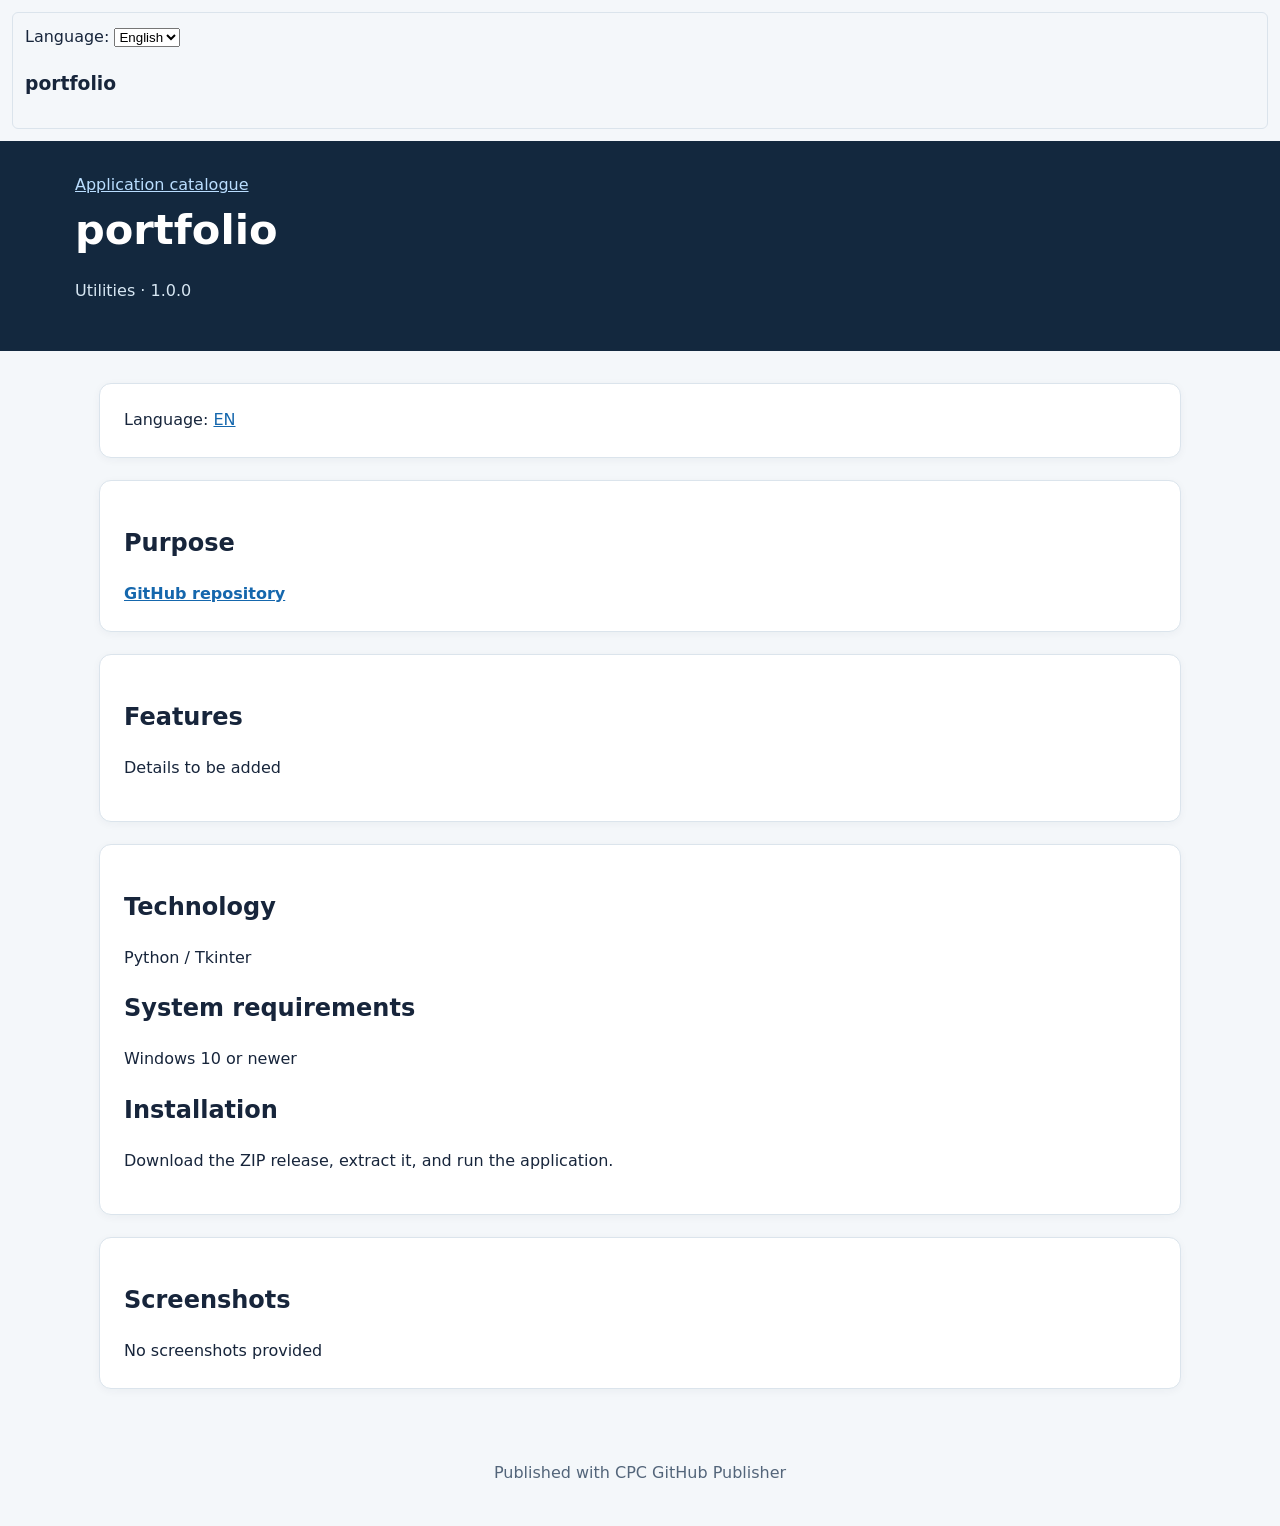
<file: docs/portfolio/en.html>
<!doctype html>
<html lang="en"><head><meta charset="utf-8"><meta name="viewport" content="width=device-width, initial-scale=1"><title>portfolio</title><link rel="stylesheet" href="styles.css"></head><body><section id="cpc-language-panel" style="margin:12px;padding:12px;background:#f4f7fa;color:#17253b;border:1px solid #dbe4ec;border-radius:6px"><label for="cpc-language">Language: </label><select id="cpc-language" aria-label="Language"><option value="en" selected>English</option></select><div id="cpc-language-body" style="margin-top:12px"><div class="langtext" data-lang="en"><h3>portfolio</h3></div></div></section><script>(function(){var picker=document.getElementById("cpc-language");if(!picker)return;function change(){document.querySelectorAll("#cpc-language-body .langtext").forEach(function(node){var active=node.dataset.lang===picker.value;node.hidden=!active;node.style.display=active?"":"none"})}picker.addEventListener("change",change);change()})();</script><header><a href="../index.html">Application catalogue</a><h1>portfolio</h1><p>Utilities · 1.0.0</p></header><main><div class="lang panel">Language: <a href="en.html">EN</a></div><section class="panel hero"><div><h2>Purpose</h2><div class="links"><a href="https://github.com/bmulti/Portfolio">GitHub repository</a></div></div></section><section class="panel"><h2>Features</h2><p>Details to be added</p></section><section class="panel"><h2>Technology</h2><p>Python / Tkinter</p><h2>System requirements</h2><p>Windows 10 or newer</p><h2>Installation</h2><p>Download the ZIP release, extract it, and run the application.</p></section><section class="panel"><h2>Screenshots</h2><div class="gallery">No screenshots provided</div></section></main><footer>Published with CPC GitHub Publisher</footer></body></html>
</file>
<file: docs/styles.css>
:root{font-family:system-ui,Segoe UI,Arial,sans-serif;color-scheme:light;--ink:#17253b;--muted:#53657a;--bg:#f4f7fa;--line:#dbe4ec;--blue:#1567ad}
*{box-sizing:border-box}body{margin:0;background:var(--bg);color:var(--ink);line-height:1.55}
header{background:#13283e;color:white;padding:32px max(24px,calc((100vw - 1130px)/2))}
header a{color:#badeff}header h1{margin:0;font-size:clamp(1.7rem,4vw,2.6rem)}header p{color:#d7e7f3}
main{max-width:1130px;margin:32px auto;padding:0 24px}a{color:var(--blue)}
.controls{display:flex;gap:12px;flex-wrap:wrap;margin:20px 0}.controls input,.controls select{padding:11px;border-radius:8px;border:1px solid #9fb4c8;background:white;font:inherit}
.controls input{flex:1;min-width:230px}.grid{display:grid;grid-template-columns:repeat(auto-fill,minmax(265px,1fr));gap:20px}
.card,.panel{background:white;border:1px solid var(--line);border-radius:12px;overflow:hidden;box-shadow:0 2px 8px #1a35410b}
.card img{width:100%;height:185px;object-fit:contain;background:#e8eef4}.card .body{padding:18px}.card h2{font-size:1.17rem;margin:0 0 8px}
.card p{min-height:55px;color:var(--muted)}.tag{font-size:.78rem;background:#e7f2ff;color:#174b78;border-radius:40px;padding:3px 10px}
.links{display:flex;gap:12px;flex-wrap:wrap;margin-top:14px}.links a{font-weight:600}
.panel{padding:24px;margin-bottom:22px}.hero{display:grid;grid-template-columns:minmax(200px,1fr) 2fr;gap:25px;align-items:start}
.hero img{width:100%;max-height:420px;object-fit:contain;border-radius:10px;background:#e8eef4}.gallery{display:grid;grid-template-columns:repeat(auto-fill,minmax(215px,1fr));gap:18px}
figure{margin:0;background:white;border:1px solid var(--line);border-radius:10px;overflow:hidden}figure img{width:100%;height:170px;object-fit:contain;background:#edf2f7}figcaption{padding:10px;font-size:.9rem}
pre{overflow:auto;max-height:450px;padding:15px;background:#f0f3f8;border-radius:8px}footer{text-align:center;color:var(--muted);padding:40px 20px}
.lang a{margin-right:10px;white-space:nowrap}.small{color:var(--muted)}@media(max-width:700px){.hero{grid-template-columns:1fr}header{padding:24px}}
</file>
<file: docs/cpc_depth_lifter/styles.css>
:root{font-family:system-ui,Segoe UI,Arial,sans-serif;color-scheme:light;--ink:#17253b;--muted:#53657a;--bg:#f4f7fa;--line:#dbe4ec;--blue:#1567ad}
*{box-sizing:border-box}body{margin:0;background:var(--bg);color:var(--ink);line-height:1.55}
header{background:#13283e;color:white;padding:32px max(24px,calc((100vw - 1130px)/2))}
header a{color:#badeff}header h1{margin:0;font-size:clamp(1.7rem,4vw,2.6rem)}header p{color:#d7e7f3}
main{max-width:1130px;margin:32px auto;padding:0 24px}a{color:var(--blue)}
.controls{display:flex;gap:12px;flex-wrap:wrap;margin:20px 0}.controls input,.controls select{padding:11px;border-radius:8px;border:1px solid #9fb4c8;background:white;font:inherit}
.controls input{flex:1;min-width:230px}.grid{display:grid;grid-template-columns:repeat(auto-fill,minmax(265px,1fr));gap:20px}
.card,.panel{background:white;border:1px solid var(--line);border-radius:12px;overflow:hidden;box-shadow:0 2px 8px #1a35410b}
.card img{width:100%;height:185px;object-fit:contain;background:#e8eef4}.card .body{padding:18px}.card h2{font-size:1.17rem;margin:0 0 8px}
.card p{min-height:55px;color:var(--muted)}.tag{font-size:.78rem;background:#e7f2ff;color:#174b78;border-radius:40px;padding:3px 10px}
.links{display:flex;gap:12px;flex-wrap:wrap;margin-top:14px}.links a{font-weight:600}
.panel{padding:24px;margin-bottom:22px}.hero{display:grid;grid-template-columns:minmax(200px,1fr) 2fr;gap:25px;align-items:start}
.hero img{width:100%;max-height:420px;object-fit:contain;border-radius:10px;background:#e8eef4}.gallery{display:grid;grid-template-columns:repeat(auto-fill,minmax(215px,1fr));gap:18px}
figure{margin:0;background:white;border:1px solid var(--line);border-radius:10px;overflow:hidden}figure img{width:100%;height:170px;object-fit:contain;background:#edf2f7}figcaption{padding:10px;font-size:.9rem}
pre{overflow:auto;max-height:450px;padding:15px;background:#f0f3f8;border-radius:8px}footer{text-align:center;color:var(--muted);padding:40px 20px}
.lang a{margin-right:10px;white-space:nowrap}.small{color:var(--muted)}@media(max-width:700px){.hero{grid-template-columns:1fr}header{padding:24px}}
</file>
<file: docs/portfolio/styles.css>
:root{font-family:system-ui,Segoe UI,Arial,sans-serif;color-scheme:light;--ink:#17253b;--muted:#53657a;--bg:#f4f7fa;--line:#dbe4ec;--blue:#1567ad}
*{box-sizing:border-box}body{margin:0;background:var(--bg);color:var(--ink);line-height:1.55}
header{background:#13283e;color:white;padding:32px max(24px,calc((100vw - 1130px)/2))}
header a{color:#badeff}header h1{margin:0;font-size:clamp(1.7rem,4vw,2.6rem)}header p{color:#d7e7f3}
main{max-width:1130px;margin:32px auto;padding:0 24px}a{color:var(--blue)}
.controls{display:flex;gap:12px;flex-wrap:wrap;margin:20px 0}.controls input,.controls select{padding:11px;border-radius:8px;border:1px solid #9fb4c8;background:white;font:inherit}
.controls input{flex:1;min-width:230px}.grid{display:grid;grid-template-columns:repeat(auto-fill,minmax(265px,1fr));gap:20px}
.card,.panel{background:white;border:1px solid var(--line);border-radius:12px;overflow:hidden;box-shadow:0 2px 8px #1a35410b}
.card img{width:100%;height:185px;object-fit:contain;background:#e8eef4}.card .body{padding:18px}.card h2{font-size:1.17rem;margin:0 0 8px}
.card p{min-height:55px;color:var(--muted)}.tag{font-size:.78rem;background:#e7f2ff;color:#174b78;border-radius:40px;padding:3px 10px}
.links{display:flex;gap:12px;flex-wrap:wrap;margin-top:14px}.links a{font-weight:600}
.panel{padding:24px;margin-bottom:22px}.hero{display:grid;grid-template-columns:minmax(200px,1fr) 2fr;gap:25px;align-items:start}
.hero img{width:100%;max-height:420px;object-fit:contain;border-radius:10px;background:#e8eef4}.gallery{display:grid;grid-template-columns:repeat(auto-fill,minmax(215px,1fr));gap:18px}
figure{margin:0;background:white;border:1px solid var(--line);border-radius:10px;overflow:hidden}figure img{width:100%;height:170px;object-fit:contain;background:#edf2f7}figcaption{padding:10px;font-size:.9rem}
pre{overflow:auto;max-height:450px;padding:15px;background:#f0f3f8;border-radius:8px}footer{text-align:center;color:var(--muted);padding:40px 20px}
.lang a{margin-right:10px;white-space:nowrap}.small{color:var(--muted)}@media(max-width:700px){.hero{grid-template-columns:1fr}header{padding:24px}}
</file>
